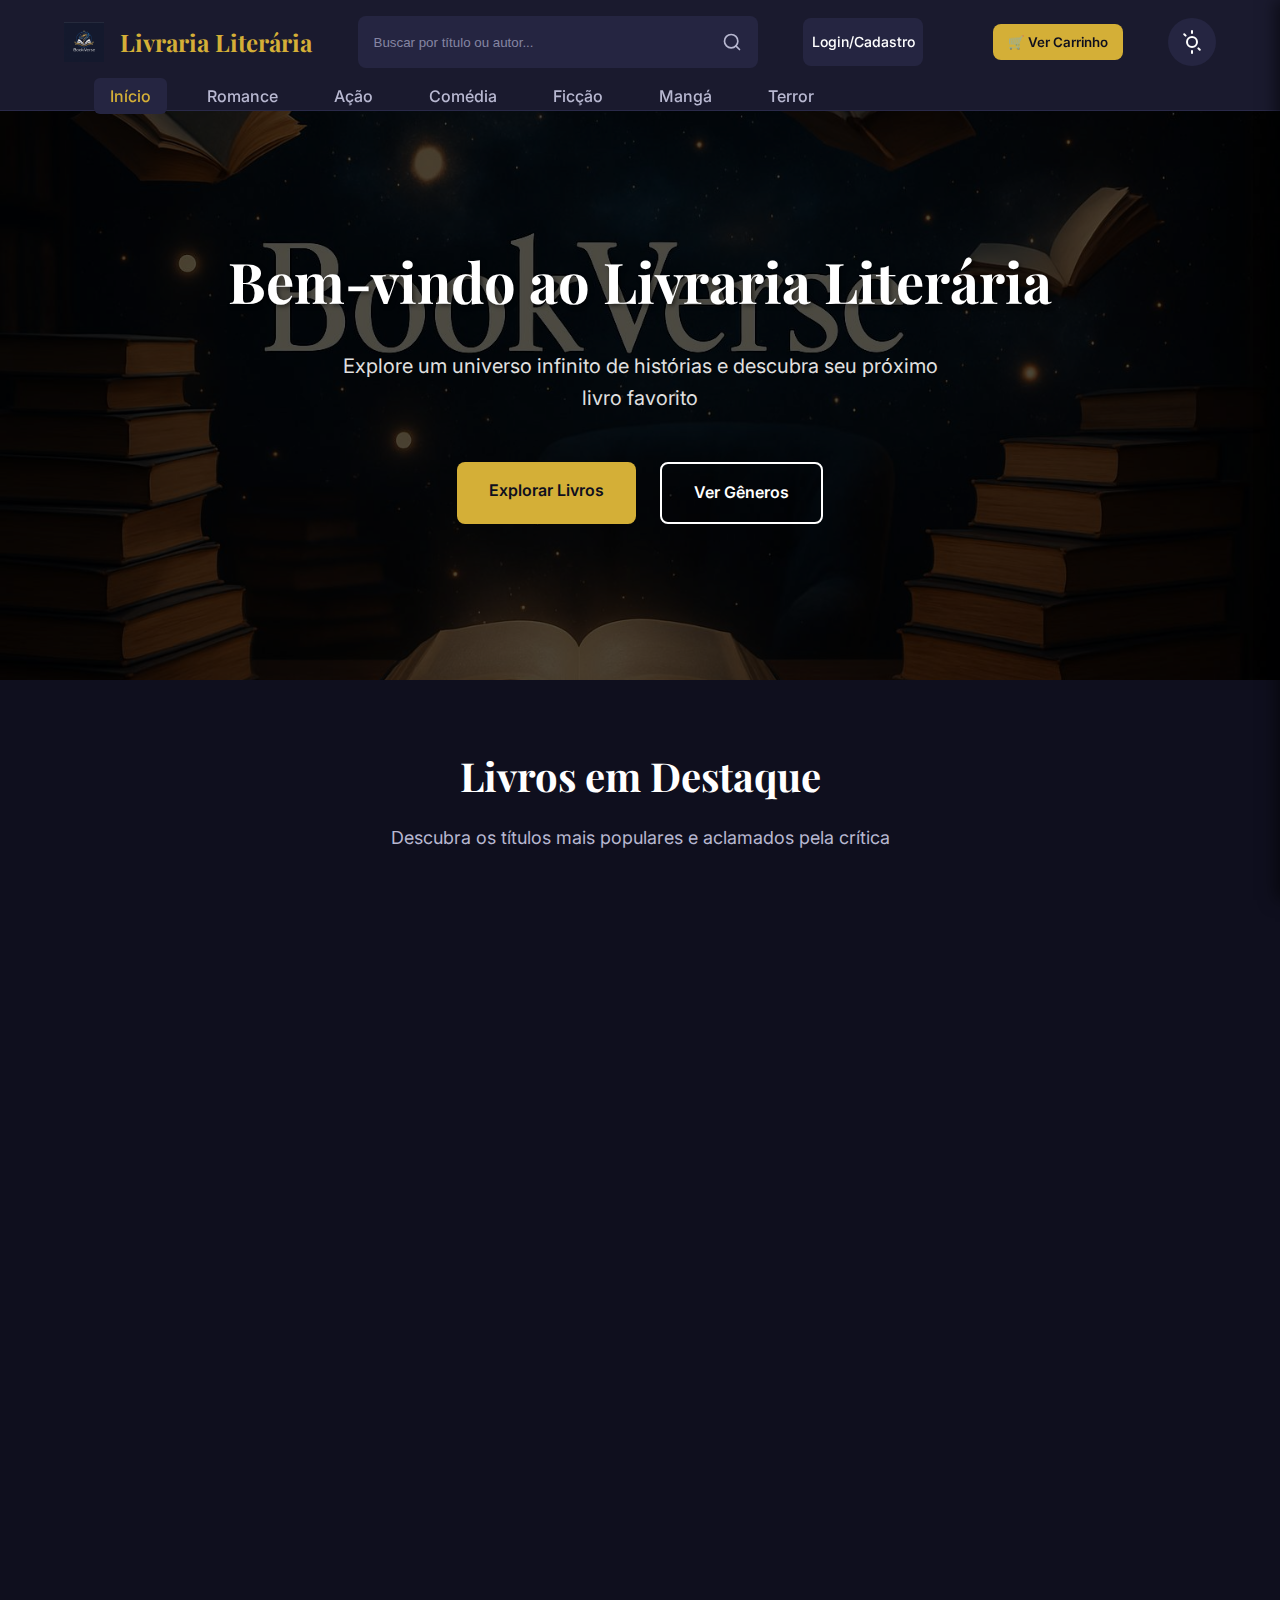
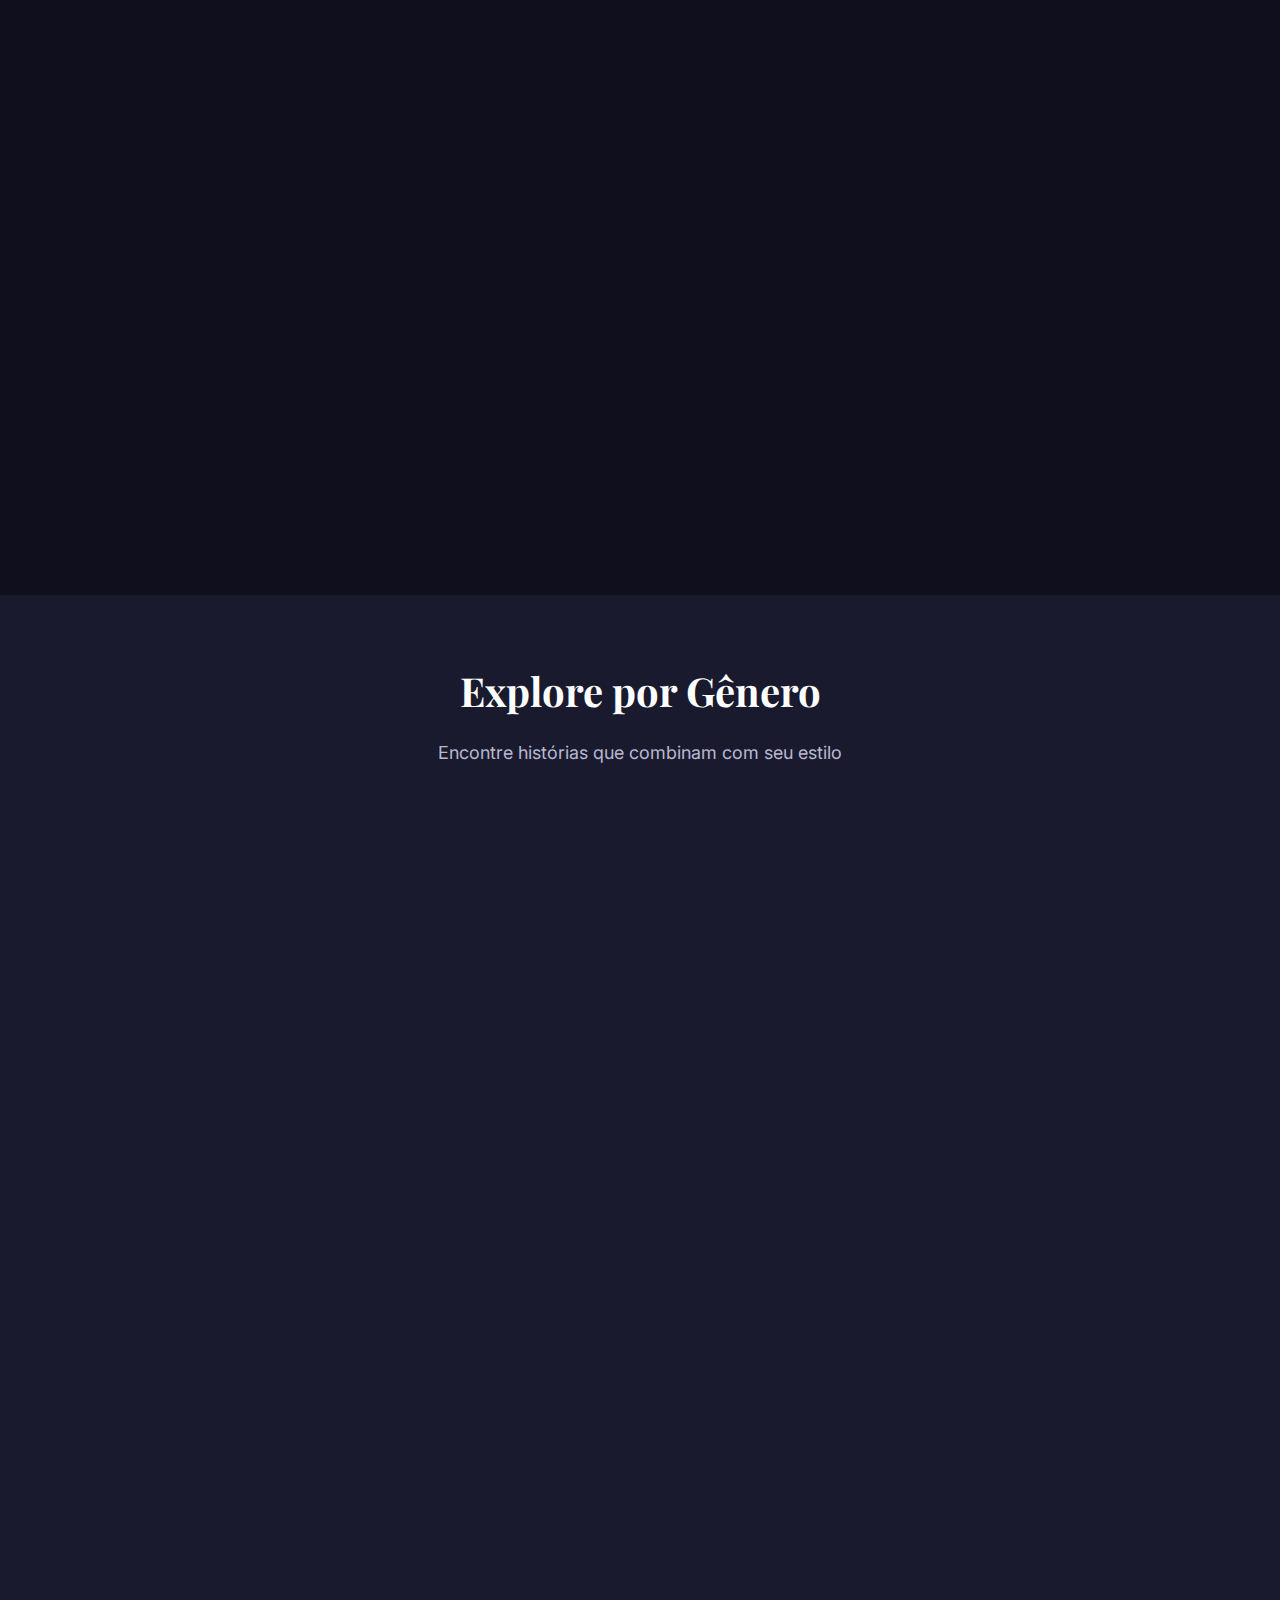
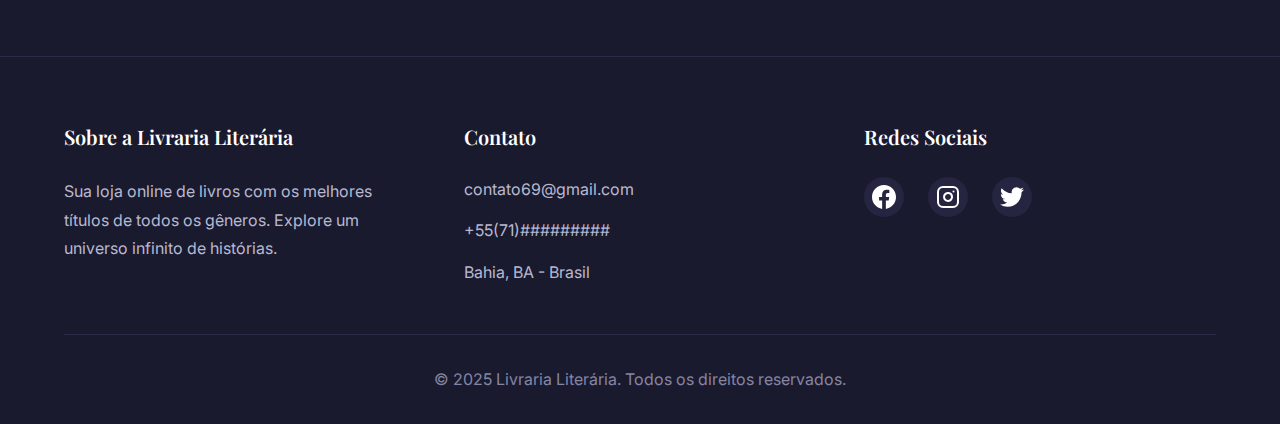
<file: index.html>
<!DOCTYPE html>
<html lang="pt-BR">

<head>
    <meta charset="UTF-8">
    <meta name="viewport" content="width=device-width, initial-scale=1.0">
    <meta name="description"
        content="Livraria Literária - Sua loja online de livros com os melhores títulos de Romance, Ação, Comédia, Ficção e Mangá">
    <meta name="keywords" content="livros, loja de livros, romance, ação, comédia, ficção, mangá">
    <title>Livraria Literária</title>
    <link rel="icon" type="image/png" href="images/favicon.png">
    <link rel="stylesheet" href="css/style.css">
    <link rel="preconnect" href="https://fonts.googleapis.com">
    <link rel="preconnect" href="https://fonts.gstatic.com" crossorigin>
    <link
        href="https://fonts.googleapis.com/css2?family=Playfair+Display:wght@400;600;700&family=Inter:wght@300;400;500;600;700&display=swap"
        rel="stylesheet">
    <link rel="stylesheet" href="https://cdnjs.cloudflare.com/ajax/libs/font-awesome/6.4.0/css/all.min.css" />
</head>

<body class="dark-mode">
    <header class="header">
        <div class="container">
            <div class="header-content">
                <div class="logo">
                    <img src="images/logo.png" alt="Livraria Literária Logo">
                    <span class="logo-text">Livraria Literária</span>
                </div>

                <div class="search-bar">
                    <input type="text" class="search-input" placeholder="Buscar por título ou autor...">
                    <button class="search-btn" aria-label="Buscar">
                        <svg xmlns="http://www.w3.org/2000/svg" width="20" height="20" viewBox="0 0 24 24" fill="none"
                            stroke="currentColor" stroke-width="2" stroke-linecap="round" stroke-linejoin="round">
                            <circle cx="11" cy="11" r="8"></circle>
                            <path d="m21 21-4.35-4.35"></path>
                        </svg>
                    </button>
                </div>

                <a href="login.html" class="btn-cadastro">
                    Login/Cadastro
                </a>
                <button class="btn-carrinho" id="abrirCarrinho">🛒 Ver Carrinho</button>

                <button class="theme-toggle" id="themeToggle" aria-label="Alternar tema">
                    <svg class="sun-icon" xmlns="http://www.w3.org/2000/svg" width="24" height="24"
                        viewBox="0 0 24 24" fill="none" stroke="currentColor" stroke-width="2"
                        stroke-linecap="round" stroke-linejoin="round">
                        <circle cx="12" cy="12" r="5"></circle>
                        <line x1="12" y1="1" x2="12" y2="3"></line>
                        <line x1="12" y1="21" x2="12" y2="23"></line>
                        <line x1="4.22" y1="4.22" x2="5.64" y2="5.64"></line>
                        <line x1="18.36" y1="18.36" x2="19.78" y2="19.78"></line>
                    </svg>
                    <svg class="moon-icon" xmlns="http://www.w3.org/2000/svg" width="24" height="24"
                        viewBox="0 0 24 24" fill="none" stroke="currentColor" stroke-width="2"
                        stroke-linecap="round" stroke-linejoin="round">
                        <path d="M21 12.79A9 9 0 1 1 11.21 3 7 7 0 0 0 21 12.79z"></path>
                    </svg>
                </button>
                
                <button class="theme-toggle mobile-menu-toggle" id="mobileMenuToggle" aria-label="Abrir Menu">
                    <span></span>
                    <span></span>
                    <span></span>
                </button>
            </div>

            <nav class="nav">
                <ul class="nav-list">
                    <li><a href="index.html" class="nav-link active">Início</a></li>
                    <li><a href="romance.html" class="nav-link">Romance</a></li>
                    <li><a href="acao.html" class="nav-link">Ação</a></li>
                    <li><a href="comedia.html" class="nav-link">Comédia</a></li>
                    <li><a href="ficcao.html" class="nav-link">Ficção</a></li>
                    <li><a href="manga.html" class="nav-link">Mangá</a></li>
                    <li><a href="terror.html" class="nav-link">Terror</a></li>
                </ul>
            </nav>
        </div>
    </header>

    <section class="hero">
        <div class="hero-background">
            <img src="images/banner.jpg" alt="Livraria Literária Banner">
        </div>
        <div class="container">
            <div class="hero-content">
                <h1 class="hero-title">Bem-vindo ao Livraria Literária</h1>
                <p class="hero-subtitle">Explore um universo infinito de histórias e descubra seu próximo livro favorito
                </p>
                <div class="hero-buttons">
                    <a href="#destaques" class="btn btn-primary">Explorar Livros</a>
                    <a href="#generos" class="btn btn-secondary">Ver Gêneros</a>
                </div>
            </div>
        </div>
    </section>

    <section class="section" id="destaques">
        <div class="container">
            <div class="section-header">
                <h2 class="section-title">Livros em Destaque</h2>
                <p class="section-subtitle">Descubra os títulos mais populares e aclamados pela crítica</p>
            </div>

            <div class="books-grid">
                <div class="book-card">
                    <div class="book-cover">
                        <img src="images/romance/romance_1.jpg" alt="A Hipótese do Amor">
                        <div class="book-overlay">
                            <button class="btn-overlay">Saiba Mais</button>
                        </div>
                    </div>
                    <div class="book-info">
                        <h3 class="book-title">A Hipótese do Amor</h3>
                        <p class="book-author">Ali Hazelwood</p>
                        <button class="book-genre">R$ 29,90</button>
                        <button class="btn-add" onclick="adicionarItem('A Hipótese do Amor', 29.90)">Adicionar ao Carrinho</button>
                    </div>
                </div>

                <div class="book-card">
                    <div class="book-cover">
                        <img src="images/terror/terror_8.jpg" alt="Misery: Louca obsessão">
                        <div class="book-overlay">
                            <button class="btn-overlay">Saiba Mais</button>
                        </div>
                    </div>
                    <div class="book-info">
                        <h3 class="book-title">Misery: Louca obsessão</h3>
                        <p class="book-author">Stephen King</p>
                        <button class="book-genre">R$ 62,66</button>
                        <button class="btn-add" onclick="adicionarItem('Misery: Louca obsessão', 62.66)">Adicionar ao Carrinho</button>
                    </div>
                </div>

                <div class="book-card">
                    <div class="book-cover">
                        <img src="images/romance/romance_3.jpg" alt="Brida">
                        <div class="book-overlay">
                            <button class="btn-overlay">Saiba Mais</button>
                        </div>
                    </div>
                    <div class="book-info">
                        <h3 class="book-title">Brida</h3>
                        <p class="book-author">Paulo Coelho</p>
                        <button class="book-genre">R$ 55,92</button>
                        <button class="btn-add" onclick="adicionarItem('Brida', 55.92)">Adicionar ao Carrinho</button>
                    </div>
                </div>

                <div class="book-card">
                    <div class="book-cover">
                        <img src="images/terror/terror_10.jpg" alt="Não pisque">
                        <div class="book-overlay">
                            <button class="btn-overlay">Saiba Mais</button>
                        </div>
                    </div>
                    <div class="book-info">
                        <h3 class="book-title">Não pisque</h3>
                        <p class="book-author">Stephen King</p>
                        <button class="book-genre">R$ 74,10</button>
                        <button class="btn-add" onclick="adicionarItem('Não pisque', 74.10)">Adicionar ao Carrinho</button>
                    </div>
                </div>

                <div class="book-card">
                    <div class="book-cover">
                        <img src="images/ficcao/ficcao_9.jpg" alt="Herdeiras de Duna: livro 6">
                        <div class="book-overlay">
                            <button class="btn-overlay">Saiba Mais</button>
                        </div>
                    </div>
                    <div class="book-info">
                        <h3 class="book-title">Herdeiras de Duna: livro 6</h3>
                        <p class="book-author">Frank Herbert</p>
                        <button class="book-genre">R$ 78,99</button>
                        <button class="btn-add" onclick="adicionarItem('Herdeiras de Duna: livro 6', 78.99)">Adicionar ao Carrinho</button>
                    </div>
                </div>

                <div class="book-card">
                    <div class="book-cover">
                        <img src="images/ficcao/ficcao_1.jpg" alt="1984">
                        <div class="book-overlay">
                            <button class="btn-overlay">Saiba Mais</button>
                        </div>
                    </div>
                    <div class="book-info">
                        <h3 class="book-title">1984</h3>
                        <p class="book-author">George Orwell</p>
                        <button class="book-genre">R$ 22,10</button>
                        <button class="btn-add" onclick="adicionarItem('1984', 22.10)">Adicionar ao Carrinho</button>
                    </div>
                </div>
            </div>
        </div>
    </section>

    <section class="section section-alt" id="generos">
        <div class="container">
            <div class="section-header">
                <h2 class="section-title">Explore por Gênero</h2>
                <p class="section-subtitle">Encontre histórias que combinam com seu estilo</p>
            </div>

            <div class="genres-grid">
                <a href="romance.html" class="genre-card">
                    <div class="genre-icon">
                        <svg xmlns="http://www.w3.org/2000/svg" width="48" height="48" viewBox="0 0 24 24" fill="none"
                            stroke="currentColor" stroke-width="2" stroke-linecap="round" stroke-linejoin="round">
                            <path
                                d="M20.84 4.61a5.5 5.5 0 0 0-7.78 0L12 5.67l-1.06-1.06a5.5 5.5 0 0 0-7.78 7.78l1.06 1.06L12 21.23l7.78-7.78 1.06-1.06a5.5 5.5 0 0 0 0-7.78z">
                            </path>
                        </svg>
                    </div>
                    <h3 class="genre-title">Romance</h3>
                    <p class="genre-description">Histórias de amor que tocam o coração</p>
                    <span class="genre-count">10 livros</span>
                </a>

                <a href="acao.html" class="genre-card">
                    <div class="genre-icon">
                        <svg xmlns="http://www.w3.org/2000/svg" width="48" height="48" viewBox="0 0 24 24" fill="none"
                            stroke="currentColor" stroke-width="2" stroke-linecap="round" stroke-linejoin="round">
                            <polyline points="13 2 3 14 12 14 11 22 21 10 12 10 13 2"></polyline>
                        </svg>
                    </div>
                    <h3 class="genre-title">Ação</h3>
                    <p class="genre-description">Aventuras eletrizantes e cheias de adrenalina</p>
                    <span class="genre-count">10 livros</span>
                </a>

                <a href="comedia.html" class="genre-card">
                    <div class="genre-icon">
                        <svg xmlns="http://www.w3.org/2000/svg" width="48" height="48" viewBox="0 0 24 24" fill="none"
                            stroke="currentColor" stroke-width="2" stroke-linecap="round" stroke-linejoin="round">
                            <circle cx="12" cy="12" r="10"></circle>
                            <path d="M8 14s1.5 2 4 2 4-2 4-2"></path>
                            <line x1="9" y1="9" x2="9.01" y2="9"></line>
                            <line x1="15" y1="9" x2="15.01" y2="9"></line>
                        </svg>
                    </div>
                    <h3 class="genre-title">Comédia</h3>
                    <p class="genre-description">Risadas garantidas em cada página</p>
                    <span class="genre-count">10 livros</span>
                </a>

                <a href="ficcao.html" class="genre-card">
                    <div class="genre-icon">
                        <svg xmlns="http://www.w3.org/2000/svg" width="48" height="48" viewBox="0 0 24 24" fill="none"
                            stroke="currentColor" stroke-width="2" stroke-linecap="round" stroke-linejoin="round">
                            <path d="M12 2v20M2 12h20"></path>
                            <circle cx="12" cy="12" r="10"></circle>
                        </svg>
                    </div>
                    <h3 class="genre-title">Ficção</h3>
                    <p class="genre-description">Mundos imaginários e futuros possíveis</p>
                    <span class="genre-count">10 livros</span>
                </a>

                <a href="manga.html" class="genre-card">
                    <div class="genre-icon">
                        <svg xmlns="http://www.w3.org/2000/svg" width="48" height="48" viewBox="0 0 24 24" fill="none"
                            stroke="currentColor" stroke-width="2" stroke-linecap="round" stroke-linejoin="round">
                            <path d="M4 19.5A2.5 2.5 0 0 1 6.5 17H20"></path>
                            <path d="M6.5 2H20v20H6.5A2.5 2.5 0 0 1 4 19.5v-15A2.5 2.5 0 0 1 6.5 2z"></path>
                        </svg>
                    </div>
                    <h3 class="genre-title">Mangá</h3>
                    <p class="genre-description">Arte sequencial japonesa em sua melhor forma</p>
                    <span class="genre-count">10 livros</span>
                </a>

                <a href="terror.html" class="genre-card">
                    <div class="genre-icon">
                        <i class="fas fa-ghost"></i> 
                    </div>
                    <h3 class="genre-title">Terror</h3>
                    <p class="genre-description">Livros assustadores que exploram seus maiores medos</p>
                    <span class="genre-count">10 livros</span>
                </a>
            </div>
        </div>
    </section>

    <footer class="footer">
        <div class="container">
            <div class="footer-content">
                <div class="footer-section">
                    <h3 class="footer-title">Sobre a Livraria Literária</h3>
                    <p class="footer-text">Sua loja online de livros com os melhores títulos de todos os gêneros.
                        Explore um universo infinito de histórias.</p>
                </div>

                <div class="footer-section">
                    <h3 class="footer-title">Contato</h3>
                    <ul class="footer-list">
                        <li><a href="contato@gmail.com">contato69@gmail.com</a></li>
                        <li><a href="tel:+5571999999999">+55(71)######### </a></li>
                        <li>Bahia, BA - Brasil</li>
                    </ul>
                </div>

                <div class="footer-section">
                    <h3 class="footer-title">Redes Sociais</h3>
                    <div class="social-links">
                        <a href="#" class="social-link" aria-label="Facebook">
                            <svg xmlns="http://www.w3.org/2000/svg" width="24" height="24" viewBox="0 0 24 24"
                                fill="currentColor">
                                <path
                                    d="M24 12.073c0-6.627-5.373-12-12-12s-12 5.373-12 12c0 5.99 4.388 10.954 10.125 11.854v-8.385H7.078v-3.47h3.047V9.43c0-3.007 1.792-4.669 4.533-4.669 1.312 0 2.686.235 2.686.235v2.953H15.83c-1.491 0-1.956.925-1.956 1.874v2.25h3.328l-.532 3.47h-2.796v8.385C19.612 23.027 24 18.062 24 12.073z" />
                            </svg>
                        </a>
                        <a href="#" class="social-link" aria-label="Instagram">
                            <svg xmlns="http://www.w3.org/2000/svg" width="24" height="24" viewBox="0 0 24 24"
                                fill="none" stroke="currentColor" stroke-width="2" stroke-linecap="round"
                                stroke-linejoin="round">
                                <rect x="2" y="2" width="20" height="20" rx="5" ry="5"></rect>
                                <path d="M16 11.37A4 4 0 1 1 12.63 8 4 4 0 0 1 16 11.37z"></path>
                                <line x1="17.5" y1="6.5" x2="17.51" y2="6.5"></line>
                            </svg>
                        </a>
                        <a href="#" class="social-link" aria-label="Twitter">
                            <svg xmlns="http://www.w3.org/2000/svg" width="24" height="24" viewBox="0 0 24 24"
                                fill="currentColor">
                                <path
                                    d="M23.953 4.57a10 10 0 01-2.825.775 4.958 4.958 0 002.163-2.723c-.951.555-2.005.959-3.127 1.184a4.92 4.92 0 00-8.384 4.482C7.69 8.095 4.067 6.13 1.64 3.162a4.822 4.822 0 00-.666 2.475c0 1.71.87 3.213 2.188 4.096a4.904 4.904 0 01-2.228-.616v.06a4.923 4.923 0 003.946 4.827 4.996 4.996 0 01-2.212.085 4.936 4.936 0 004.604 3.417 9.867 9.867 0 01-6.102 2.105c-.39 0-.779-.023-1.17-.067a13.995 13.995 0 007.557 2.209c9.053 0 13.998-7.496 13.998-13.985 0-.21 0-.42-.015-.63A9.935 9.935 0 0024 4.59z" />
                            </svg>
                        </a>
                    </div>
                </div>
            </div>

            <div class="footer-bottom">
                <p>&copy; 2025 Livraria Literária. Todos os direitos reservados.</p>
            </div>
        </div>
    </footer>

    <div class="carrinho" id="carrinho">
        <h2>🛍️ Seu Carrinho</h2>
        <div id="itensCarrinho"></div>
        <p id="total">Total: R$ 0,00</p>
        <button class="btn-carrinho" id="fecharCarrinho">Fechar</button>
    </div>

    <script src="js/script.js"></script>
</body>

</html>
</file>
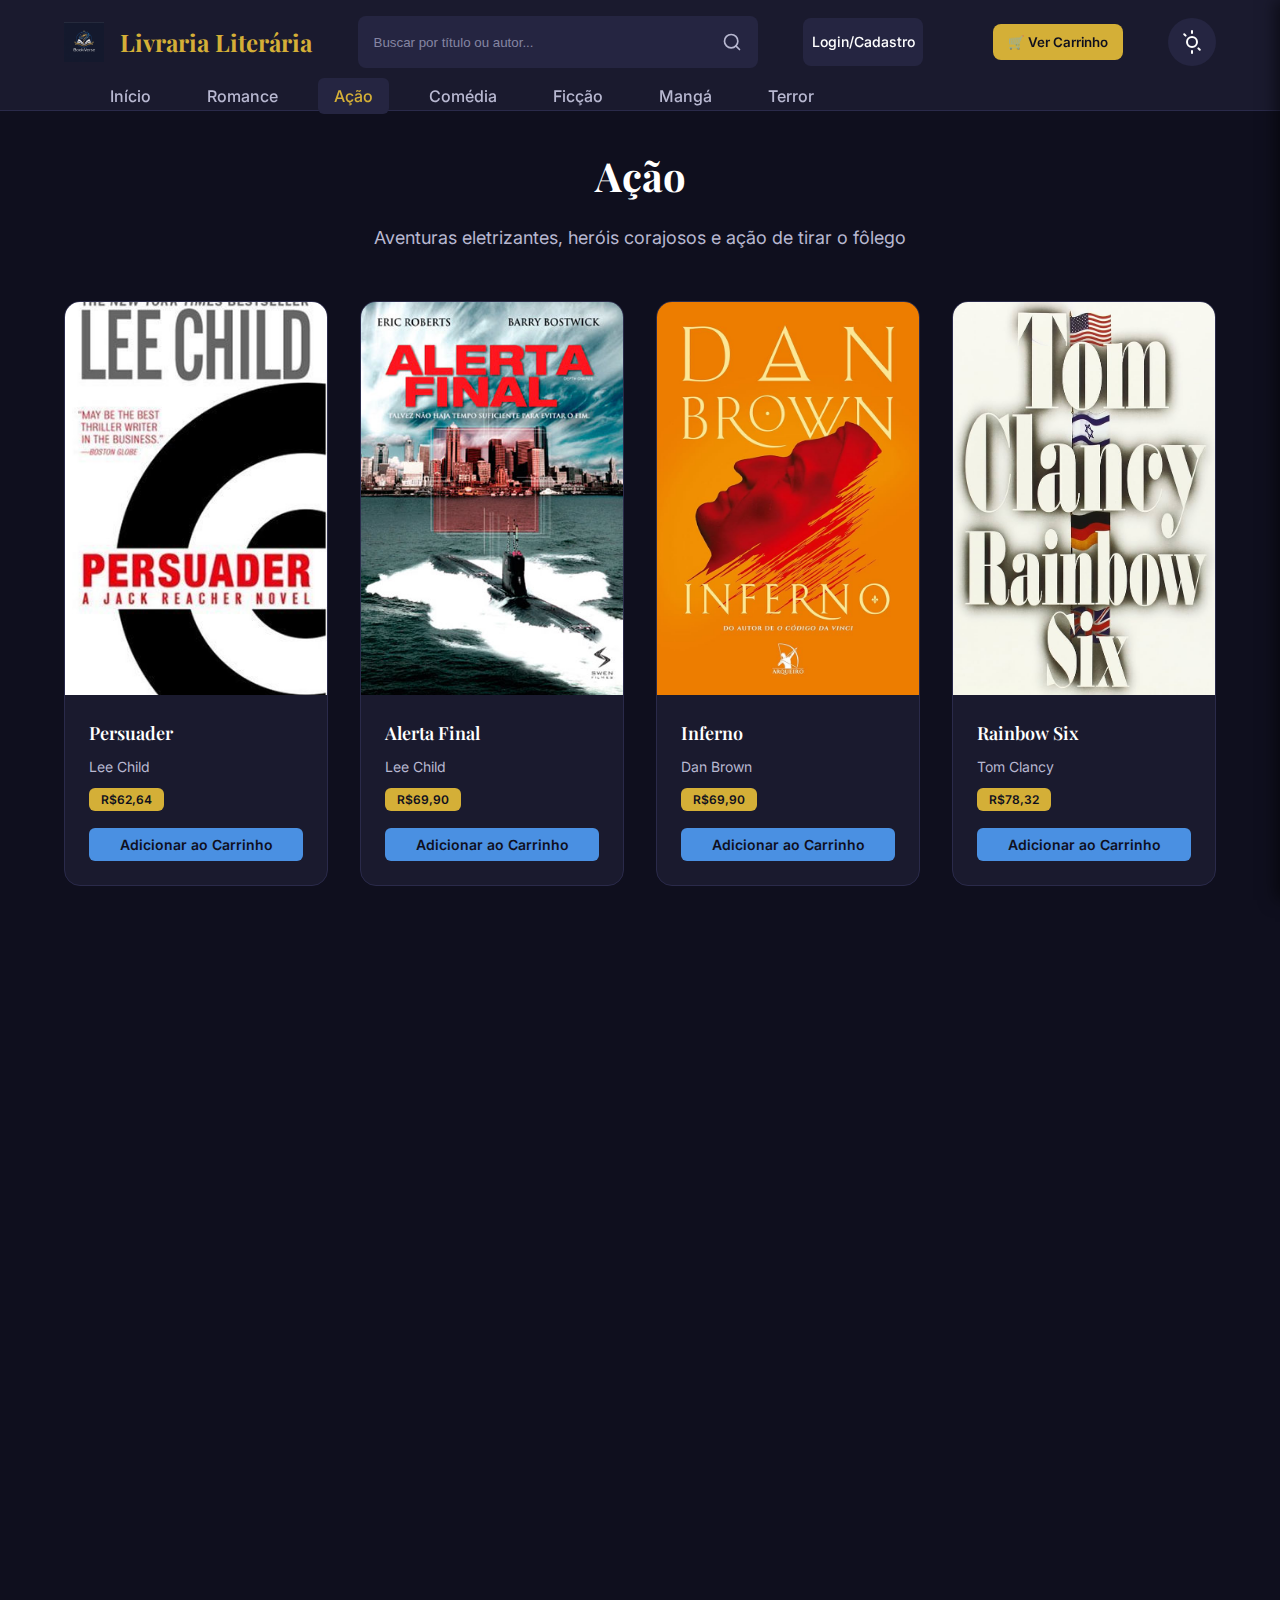
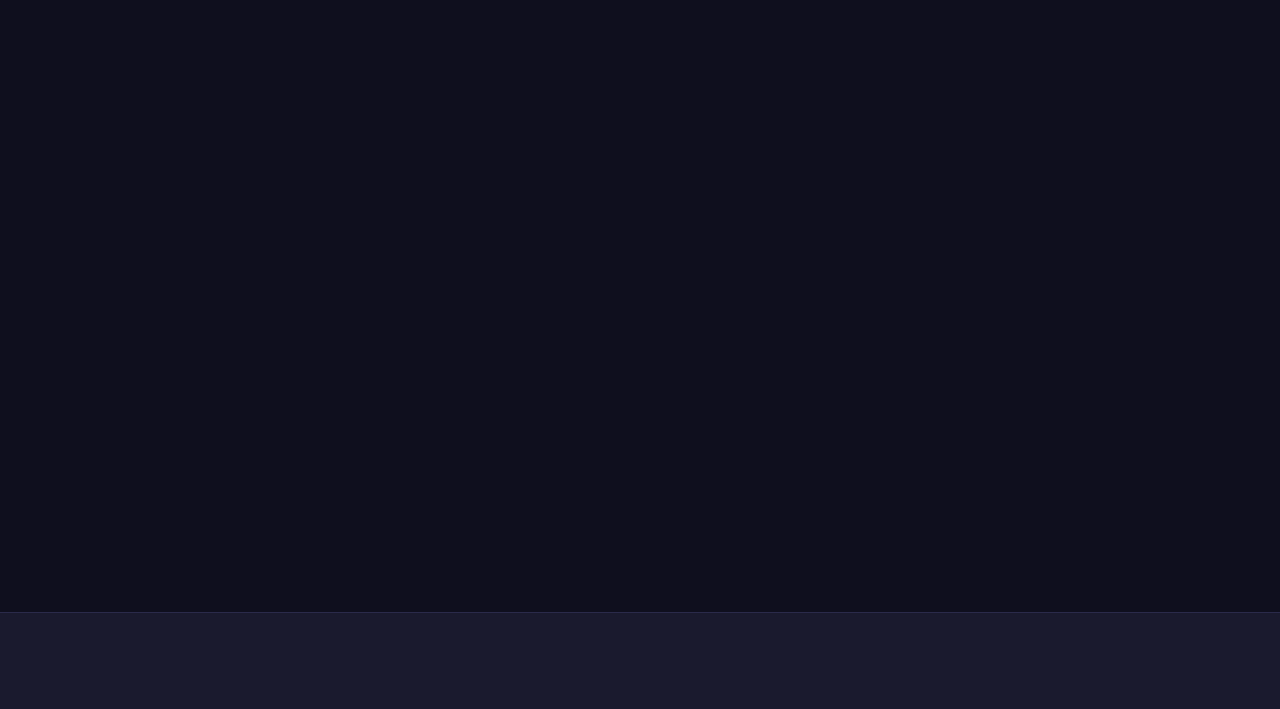
<file: acao.html>
<!DOCTYPE html>
<html lang="pt-BR">
<head>
    <meta charset="UTF-8">
    <meta name="viewport" content="width=device-width, initial-scale=1.0">
    <meta name="description" content="Descubra os melhores livros de Ação na Livraria Literária">
    <title>Ação - Livraria Literária</title>
    <link rel="icon" type="image/png" href="images/favicon.png">
    <link rel="preconnect" href="https://fonts.googleapis.com">
    <link rel="preconnect" href="https://fonts.gstatic.com" crossorigin>
    <link href="https://fonts.googleapis.com/css2?family=Inter:wght@400;500;600;700&family=Playfair+Display:wght@600;700&display=swap" rel="stylesheet">
    <link rel="stylesheet" href="css/style.css">
</head>
<body class="dark-mode">
    <!-- Cabeçalho -->
    <header class="header">
        <div class="container">
            <div class="header-content">
                <div class="logo">
                    <img src="images/logo.png" alt="Livraria Literária Logo">
                    <span class="logo-text">Livraria Literária</span>
                </div>
                <div class="search-bar">
                    <input type="text" class="search-input" placeholder="Buscar por título ou autor...">
                    <button class="search-btn" aria-label="Buscar">
                        <svg xmlns="http://www.w3.org/2000/svg" width="20" height="20" viewBox="0 0 24 24" fill="none"
                            stroke="currentColor" stroke-width="2" stroke-linecap="round" stroke-linejoin="round">
                            <circle cx="11" cy="11" r="8"></circle>
                            <path d="m21 21-4.35-4.35"></path>
                        </svg>
                    </button>
                </div>
                <a href="login.html" class="btn-cadastro">Login/Cadastro</a>
                <button class="btn-carrinho" id="abrirCarrinho">🛒 Ver Carrinho</button>
                <button class="theme-toggle" id="themeToggle" aria-label="Alternar tema">
                    <svg class="sun-icon" xmlns="http://www.w3.org/2000/svg" width="24" height="24"
                        viewBox="0 0 24 24" fill="none" stroke="currentColor" stroke-width="2"
                        stroke-linecap="round" stroke-linejoin="round">
                        <circle cx="12" cy="12" r="5"></circle>
                        <line x1="12" y1="1" x2="12" y2="3"></line>
                        <line x1="12" y1="21" x2="12" y2="23"></line>
                        <line x1="4.22" y1="4.22" x2="5.64" y2="5.64"></line>
                        <line x1="18.36" y1="18.36" x2="19.78" y2="19.78"></line>
                    </svg>
                    <svg class="moon-icon" xmlns="http://www.w3.org/2000/svg" width="24" height="24"
                        viewBox="0 0 24 24" fill="none" stroke="currentColor" stroke-width="2"
                        stroke-linecap="round" stroke-linejoin="round">
                        <path d="M21 12.79A9 9 0 1 1 11.21 3 7 7 0 0 0 21 12.79z"></path>
                    </svg>
                </button>
            </div>

            <nav class="nav">
                <ul class="nav-list">
                    <li><a href="index.html" class="nav-link">Início</a></li>
                    <li><a href="romance.html" class="nav-link">Romance</a></li>
                    <li><a href="acao.html" class="nav-link active">Ação</a></li>
                    <li><a href="comedia.html" class="nav-link">Comédia</a></li>
                    <li><a href="ficcao.html" class="nav-link">Ficção</a></li>
                    <li><a href="manga.html" class="nav-link">Mangá</a></li>
                    <li><a href="terror.html" class="nav-link">Terror</a></li>
                </ul>
            </nav>
        </div>
    </header>

    <main style="margin-top: 80px;">
        <section class="section">
            <div class="container">
                <div class="section-header">
                    <h1 class="section-title">Ação</h1>
                    <p class="section-subtitle">Aventuras eletrizantes, heróis corajosos e ação de tirar o fôlego</p>
                </div>
                
                <div class="books-grid">
                    <!-- Livro 1 -->
                    <article class="book-card">
                        <div class="book-cover">
                            <img src="images/acao/acao_1.jpg" alt="Persuader">
                            <div class="book-overlay">
                                <button class="btn-overlay">Saiba mais</button>
                            </div>
                        </div>
                        <div class="book-info">
                            <h3 class="book-title">Persuader</h3>
                            <p class="book-author">Lee Child</p>
                            <button class="book-genre">R$62,64</button>
                            <button class="btn-add" onclick="adicionarItem('Persuader', 62.64)">Adicionar ao Carrinho</button>
                        </div>
                    </article>

                    <!-- Livro 2 -->
                    <article class="book-card">
                        <div class="book-cover">
                            <img src="images/acao/acao_2.jpg" alt="Alerta Final">
                            <div class="book-overlay">
                                <button class="btn-overlay">Saiba mais</button>
                            </div>
                        </div>
                        <div class="book-info">
                            <h3 class="book-title">Alerta Final</h3>
                            <p class="book-author">Lee Child</p>
                            <button class="book-genre">R$69,90</button>
                            <button class="btn-add" onclick="adicionarItem('Alerta Final', 69.90)">Adicionar ao Carrinho</button>
                        </div>
                    </article>

                    <!-- Livro 3 -->
                    <article class="book-card">
                        <div class="book-cover">
                            <img src="images/acao/acao_3.jpg" alt="Inferno">
                            <div class="book-overlay">
                                <button class="btn-overlay">Saiba mais</button>
                            </div>
                        </div>
                        <div class="book-info">
                            <h3 class="book-title">Inferno</h3>
                            <p class="book-author">Dan Brown</p>
                            <button class="book-genre">R$69,90</button>
                            <button class="btn-add" onclick="adicionarItem('Inferno', 69.90)">Adicionar ao Carrinho</button>
                        </div>
                    </article>

                    <!-- Livro 4 -->
                    <article class="book-card">
                        <div class="book-cover">
                            <img src="images/acao/acao_4.jpg" alt="Rainbow Six">
                            <div class="book-overlay">
                                <button class="btn-overlay">Saiba mais</button>
                            </div>
                        </div>
                        <div class="book-info">
                            <h3 class="book-title">Rainbow Six</h3>
                            <p class="book-author">Tom Clancy</p>
                            <button class="book-genre">R$78,32</button>
                            <button class="btn-add" onclick="adicionarItem('Rainbow Six', 78.32)">Adicionar ao Carrinho</button>
                        </div>
                    </article>

                    <!-- Livro 5 -->
                    <article class="book-card">
                        <div class="book-cover">
                            <img src="images/acao/acao_5.jpg" alt="O Dia da Caça">
                            <div class="book-overlay">
                                <button class="btn-overlay">Saiba mais</button>
                            </div>
                        </div>
                        <div class="book-info">
                            <h3 class="book-title">O Dia da Caça</h3>
                            <p class="book-author">James Patterson</p>
                            <button class="book-genre">R$22,90</button>
                            <button class="btn-add" onclick="adicionarItem('O Dia da Caça', 22.90)">Adicionar ao Carrinho</button>
                        </div>
                    </article>

                    <!-- Livro 6 -->
                    <article class="book-card">
                        <div class="book-cover">
                            <img src="images/acao/acao_6.jpg" alt="O Código Da Vinci">
                            <div class="book-overlay">
                                <button class="btn-overlay">Saiba mais</button>
                            </div>
                        </div>
                        <div class="book-info">
                            <h3 class="book-title">O Código Da Vinci</h3>
                            <p class="book-author">Dan Brown</p>
                            <button class="book-genre">R$42,74</button>
                            <button class="btn-add" onclick="adicionarItem('O Código Da Vinci', 42.74)">Adicionar ao Carrinho</button>
                        </div>
                    </article>

                    <!-- Livro 7 -->
                    <article class="book-card">
                        <div class="book-cover">
                            <img src="images/acao/acao_7.jpg" alt="Misery">
                            <div class="book-overlay">
                                <button class="btn-overlay">Saiba mais</button>
                            </div>
                        </div>
                        <div class="book-info">
                            <h3 class="book-title">Misery</h3>
                            <p class="book-author">Stephen King</p>
                            <button class="book-genre">R$75,92</button>
                            <button class="btn-add" onclick="adicionarItem('Misery', 75.92)">Adicionar ao Carrinho</button>
                        </div>
                    </article>

                    <!-- Livro 8 -->
                    <article class="book-card">
                        <div class="book-cover">
                            <img src="images/acao/acao_8.jpg" alt="Escuridão Total, Sem Estrelas">
                            <div class="book-overlay">
                                <button class="btn-overlay">Saiba mais</button>
                            </div>
                        </div>
                        <div class="book-info">
                            <h3 class="book-title">Escuridão Total, Sem Estrelas</h3>
                            <p class="book-author">Stephen King</p>
                            <button class="book-genre">R$86,42</button>
                            <button class="btn-add" onclick="adicionarItem('Escuridão Total, Sem Estrelas', 86.42)">Adicionar ao Carrinho</button>
                        </div>
                    </article>

                    <!-- Livro 9 -->
                    <article class="book-card">
                        <div class="book-cover">
                            <img src="images/acao/acao_9.jpg" alt="It: A Coisa">
                            <div class="book-overlay">
                                <button class="btn-overlay">Saiba mais</button>
                            </div>
                        </div>
                        <div class="book-info">
                            <h3 class="book-title">It: A Coisa</h3>
                            <p class="book-author">Stephen King</p>
                            <button class="book-genre">R$127,22</button>
                            <button class="btn-add" onclick="adicionarItem('It: A Coisa', 127.22)">Adicionar ao Carrinho</button>
                        </div>
                    </article>

                    <!-- Livro 10 -->
                    <article class="book-card">
                        <div class="book-cover">
                            <img src="images/acao/acao_10.jpg" alt="O Iluminado">
                            <div class="book-overlay">
                                <button class="btn-overlay">Saiba mais</button>
                            </div>
                        </div>
                        <div class="book-info">
                            <h3 class="book-title">O Iluminado</h3>
                            <p class="book-author">Stephen King</p>
                            <button class="book-genre">R$119,92</button>
                            <button class="btn-add" onclick="adicionarItem('O Iluminado', 119.92)">Adicionar ao Carrinho</button>
                        </div>
                    </article>
                </div>
            </div>
        </section>
    </main>

    <!-- Rodapé e carrinho igual ao HTML de Terror -->
    <footer class="footer">
        <!-- copiar o rodapé completo igual ao da página Terror -->
    </footer>

    <div class="carrinho" id="carrinho">
        <h2>🛍️ Seu Carrinho</h2>
        <div id="itensCarrinho"></div>
        <p id="total">Total: R$ 0,00</p>
        <button class="btn-carrinho" id="fecharCarrinho">Fechar</button>
    </div>

<script src="js/script.js"></script>
</body>
</html>
</file>
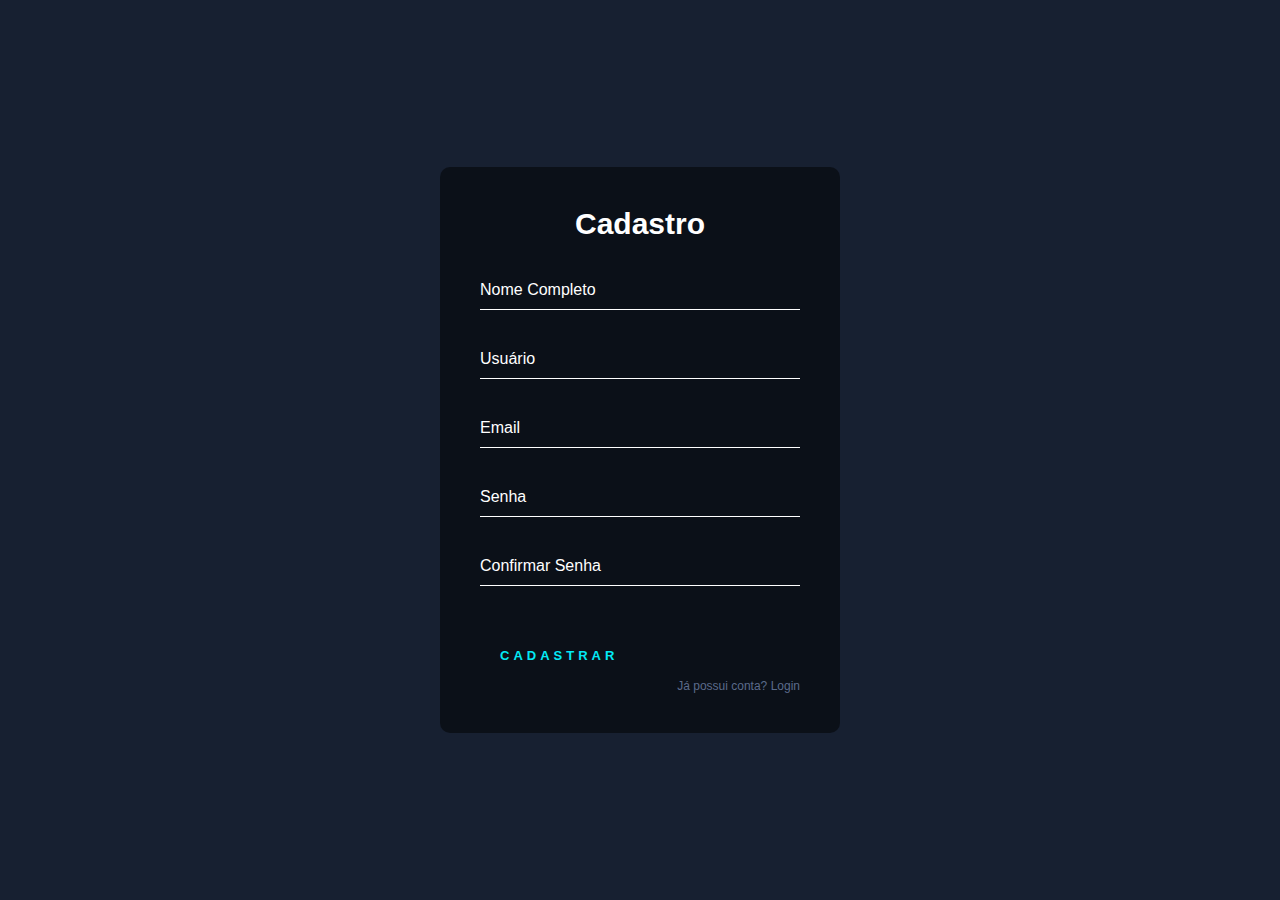
<file: cadastro.html>
<!DOCTYPE html>
<html lang="pt-BR">
<head>
    <meta charset="UTF-8">
    <meta http-equiv="X-UA-Compatible" content="IE=edge">
    <meta name="viewport" content="width=device-width, initial-scale=1.0">
    <link rel="stylesheet" href="css/cadastro.css">
    <title>Cadastro - Dev Envolvente</title>
</head>
<body>
    <form class="login">
        <h2>Cadastro</h2>

        <div class="box-user">
            <input type="text" name="nome" required>
            <label>Nome Completo</label>
        </div>

        <div class="box-user">
            <input type="text" name="usuario" required>
            <label>Usuário</label>
        </div>

        <div class="box-user">
            <input type="email" name="email" required>
            <label>Email</label>
        </div>

        <div class="box-user">
            <input type="password" name="senha" required>
            <label>Senha</label>
        </div>

        <div class="box-user">
            <input type="password" name="confirmar_senha" required>
            <label>Confirmar Senha</label>
        </div>

        <a href="#" class="btn">
            <span></span>
            <span></span>
            <span></span>
            <span></span>
            Cadastrar
        </a>

        <div>
            <a href="login.html" class="forget">Já possui conta? Login</a>
        </div>
    </form>
</body>
</html>
</file>
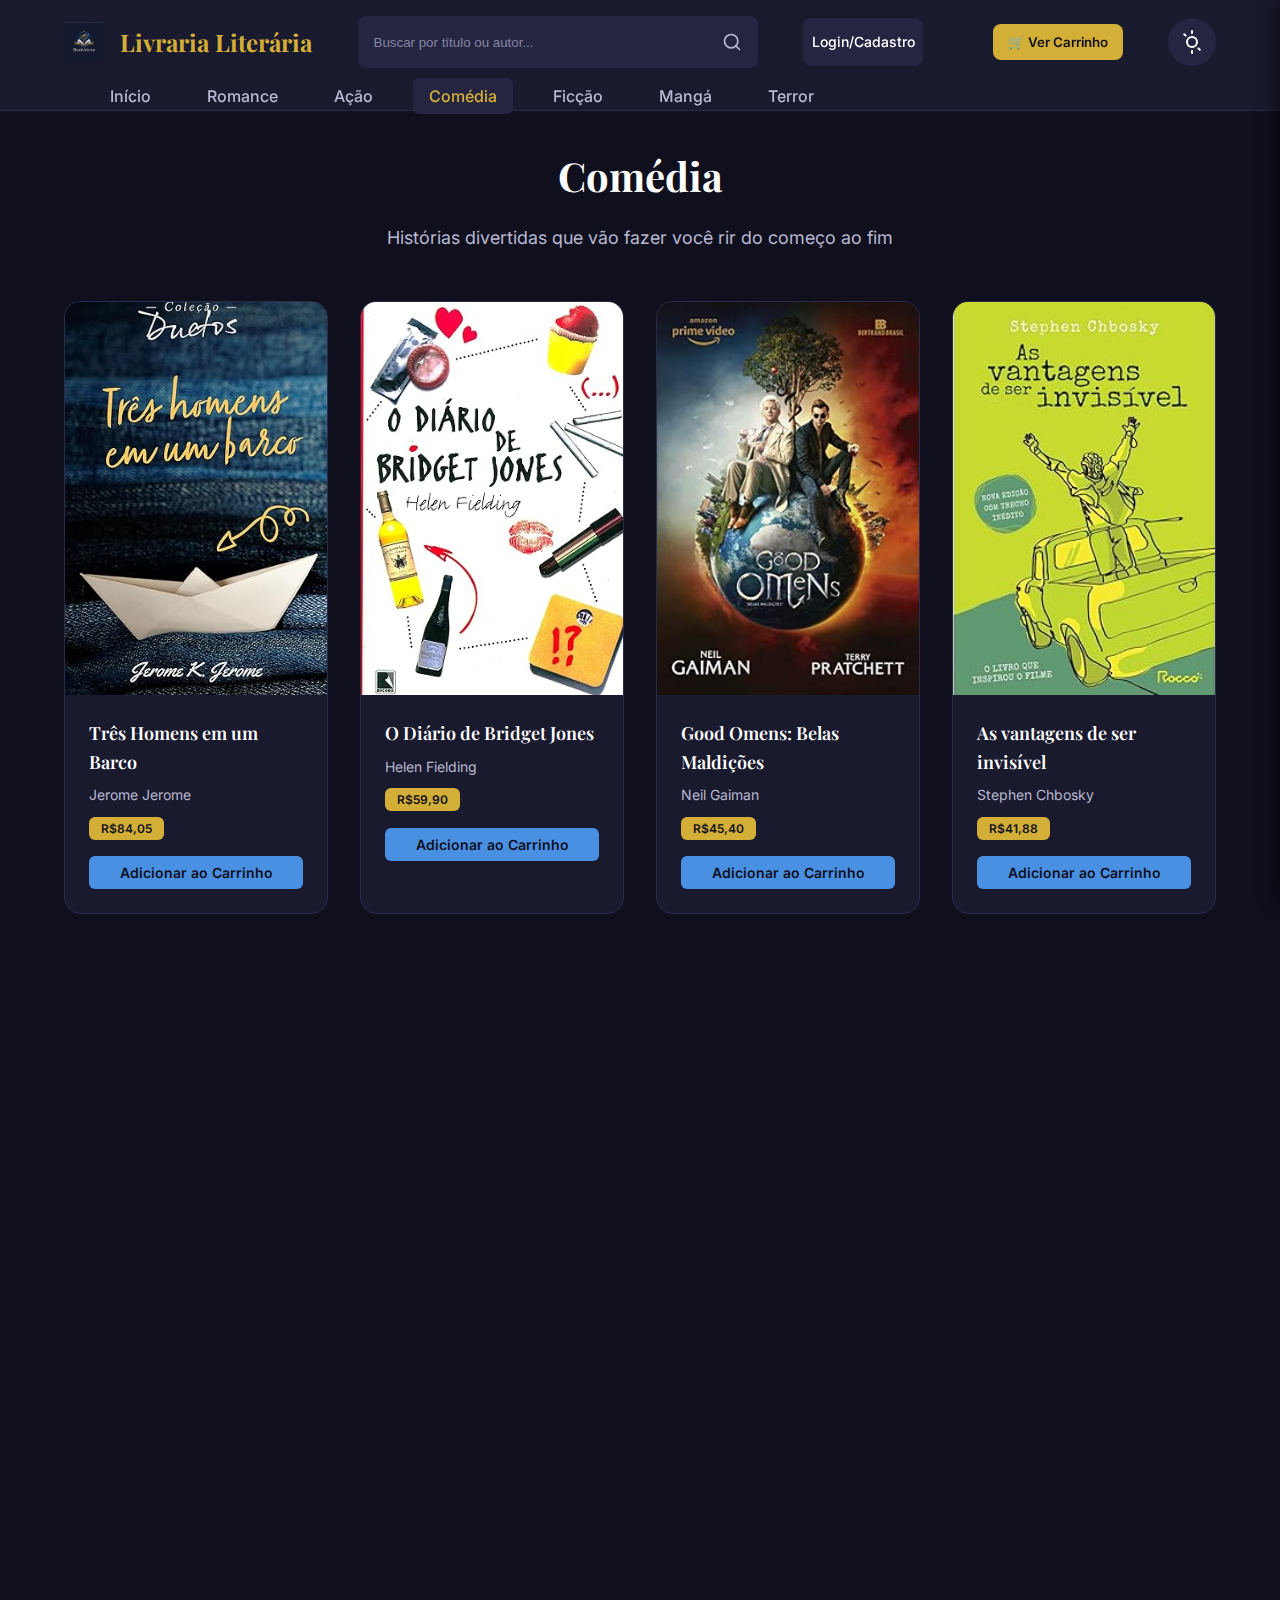
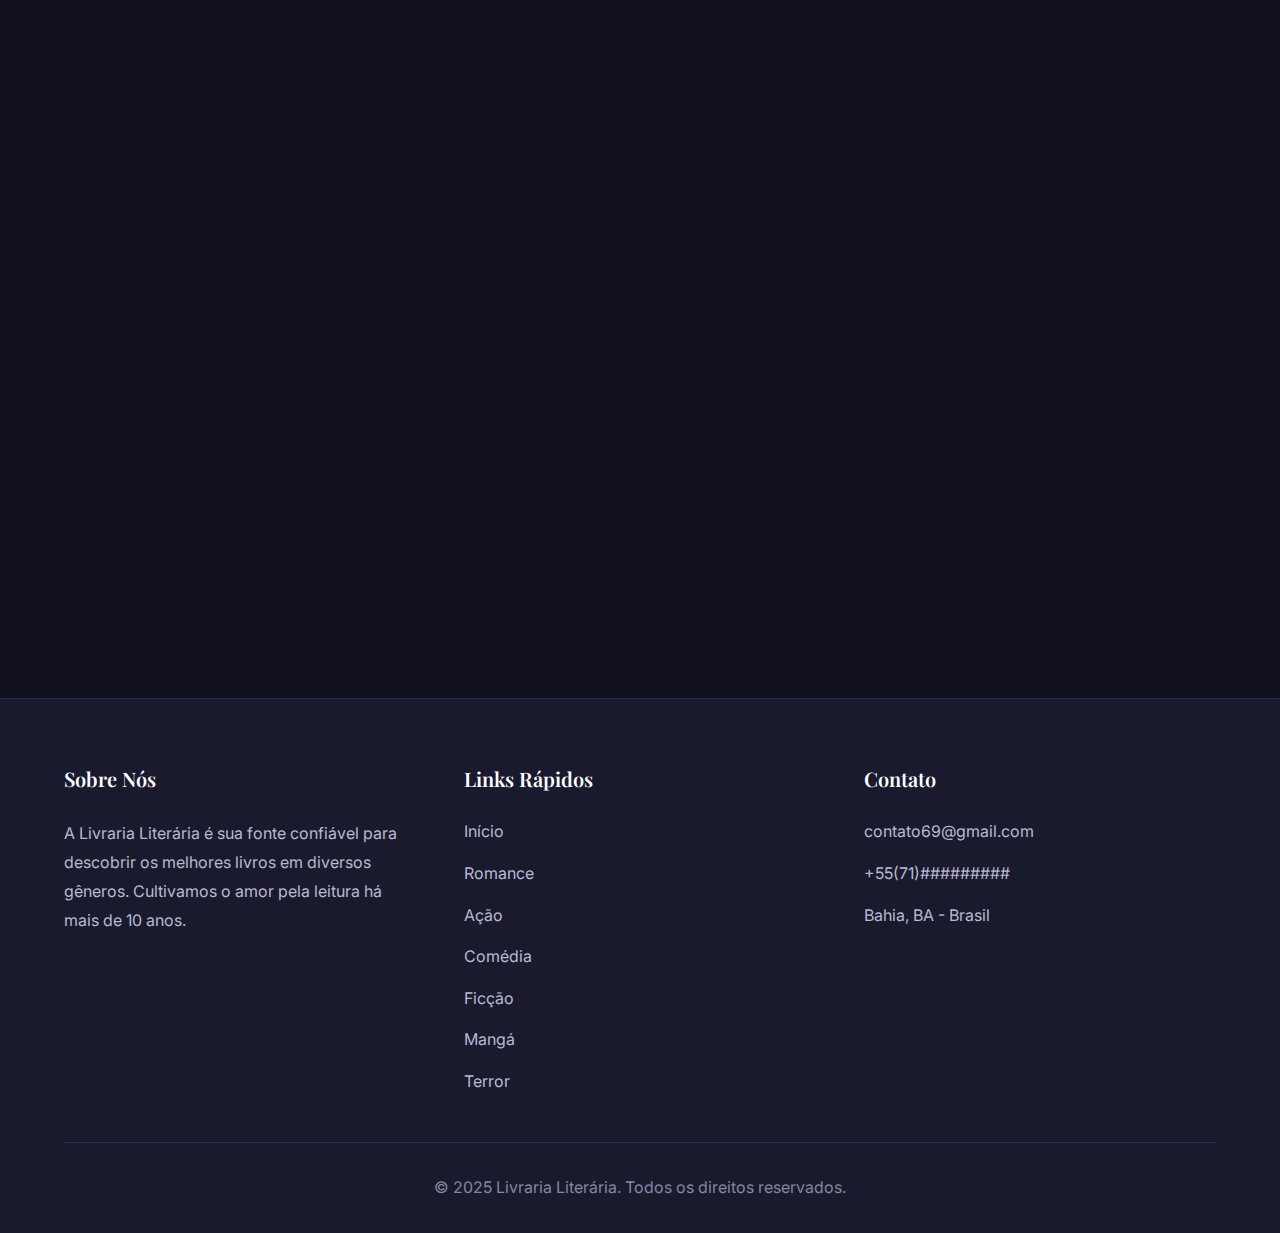
<file: comedia.html>
<!DOCTYPE html>
<html lang="pt-BR">
<head>
    <meta charset="UTF-8">
    <meta name="viewport" content="width=device-width, initial-scale=1.0">
    <meta name="description" content="Descubra os melhores livros de Comédia na Livraria Literária">
    <title>Comédia - Livraria Literária</title>
    <link rel="icon" type="image/png" href="images/favicon.png">
    <link rel="preconnect" href="https://fonts.googleapis.com">
    <link rel="preconnect" href="https://fonts.gstatic.com" crossorigin>
    <link href="https://fonts.googleapis.com/css2?family=Inter:wght@400;500;600;700&family=Playfair+Display:wght@600;700&display=swap" rel="stylesheet">
    <link rel="stylesheet" href="css/style.css">
</head>
<body class="dark-mode">
    <!-- Cabeçalho -->
    <header class="header">
        <div class="container">
            <div class="header-content">
                <div class="logo">
                    <img src="images/logo.png" alt="Livraria Literária Logo">
                    <span class="logo-text">Livraria Literária</span>
                </div>

                <div class="search-bar">
                    <input type="text" class="search-input" placeholder="Buscar por título ou autor...">
                    <button class="search-btn" aria-label="Buscar">
                        <svg xmlns="http://www.w3.org/2000/svg" width="20" height="20" viewBox="0 0 24 24" fill="none"
                            stroke="currentColor" stroke-width="2" stroke-linecap="round" stroke-linejoin="round">
                            <circle cx="11" cy="11" r="8"></circle>
                            <path d="m21 21-4.35-4.35"></path>
                        </svg>
                    </button>
                </div>

                <a href="login.html" class="btn-cadastro">Login/Cadastro</a>
                <button class="btn-carrinho" id="abrirCarrinho">🛒 Ver Carrinho</button>
                <button class="theme-toggle" id="themeToggle" aria-label="Alternar tema">
                    <svg class="sun-icon" xmlns="http://www.w3.org/2000/svg" width="24" height="24"
                        viewBox="0 0 24 24" fill="none" stroke="currentColor" stroke-width="2"
                        stroke-linecap="round" stroke-linejoin="round">
                        <circle cx="12" cy="12" r="5"></circle>
                        <line x1="12" y1="1" x2="12" y2="3"></line>
                        <line x1="12" y1="21" x2="12" y2="23"></line>
                        <line x1="4.22" y1="4.22" x2="5.64" y2="5.64"></line>
                        <line x1="18.36" y1="18.36" x2="19.78" y2="19.78"></line>
                    </svg>
                    <svg class="moon-icon" xmlns="http://www.w3.org/2000/svg" width="24" height="24"
                        viewBox="0 0 24 24" fill="none" stroke="currentColor" stroke-width="2"
                        stroke-linecap="round" stroke-linejoin="round">
                        <path d="M21 12.79A9 9 0 1 1 11.21 3 7 7 0 0 0 21 12.79z"></path>
                    </svg>
                </button>
            </div>

            <nav class="nav">
                <ul class="nav-list">
                    <li><a href="index.html" class="nav-link">Início</a></li>
                    <li><a href="romance.html" class="nav-link">Romance</a></li>
                    <li><a href="acao.html" class="nav-link">Ação</a></li>
                    <li><a href="comedia.html" class="nav-link active">Comédia</a></li>
                    <li><a href="ficcao.html" class="nav-link">Ficção</a></li>
                    <li><a href="manga.html" class="nav-link">Mangá</a></li>
                    <li><a href="terror.html" class="nav-link">Terror</a></li>
                </ul>
            </nav>
        </div>
    </header>

    <main style="margin-top: 80px;">
        <section class="section">
            <div class="container">
                <div class="section-header">
                    <h1 class="section-title">Comédia</h1>
                    <p class="section-subtitle">Histórias divertidas que vão fazer você rir do começo ao fim</p>
                </div>

                <div class="books-grid">
                    <!-- Livro 1 -->
                    <article class="book-card">
                        <div class="book-cover">
                            <img src="images/comedia/comedia_1.jpg" alt="Três Homens em um Barco">
                            <div class="book-overlay">
                                <button class="btn-overlay">Saiba mais</button>
                            </div>
                        </div>
                        <div class="book-info">
                            <h3 class="book-title">Três Homens em um Barco</h3>
                            <p class="book-author">Jerome Jerome</p>
                            <button class="book-genre">R$84,05</button>
                            <button class="btn-add" onclick="adicionarItem('Três Homens em um Barco', 84.05)">Adicionar ao Carrinho</button>
                        </div>
                    </article>

                    <!-- Livro 2 -->
                    <article class="book-card">
                        <div class="book-cover">
                            <img src="images/comedia/comedia_2.jpg" alt="O Diário de Bridget Jones">
                            <div class="book-overlay">
                                <button class="btn-overlay">Saiba mais</button>
                            </div>
                        </div>
                        <div class="book-info">
                            <h3 class="book-title">O Diário de Bridget Jones</h3>
                            <p class="book-author">Helen Fielding</p>
                            <button class="book-genre">R$59,90</button>
                            <button class="btn-add" onclick="adicionarItem('O Diário de Bridget Jones', 59.90)">Adicionar ao Carrinho</button>
                        </div>
                    </article>

                    <!-- Livro 3 -->
                    <article class="book-card">
                        <div class="book-cover">
                            <img src="images/comedia/comedia_3.jpg" alt="Good Omens: Belas Maldições">
                            <div class="book-overlay">
                                <button class="btn-overlay">Saiba mais</button>
                            </div>
                        </div>
                        <div class="book-info">
                            <h3 class="book-title">Good Omens: Belas Maldições</h3>
                            <p class="book-author">Neil Gaiman</p>
                            <button class="book-genre">R$45,40</button>
                            <button class="btn-add" onclick="adicionarItem('Good Omens: Belas Maldições', 45.40)">Adicionar ao Carrinho</button>
                        </div>
                    </article>

                    <!-- Livro 4 -->
                    <article class="book-card">
                        <div class="book-cover">
                            <img src="images/comedia/comedia_4.jpg" alt="As vantagens de ser invisível">
                            <div class="book-overlay">
                                <button class="btn-overlay">Saiba mais</button>
                            </div>
                        </div>
                        <div class="book-info">
                            <h3 class="book-title">As vantagens de ser invisível</h3>
                            <p class="book-author">Stephen Chbosky</p>
                            <button class="book-genre">R$41,88</button>
                            <button class="btn-add" onclick="adicionarItem('As vantagens de ser invisível', 41.88)">Adicionar ao Carrinho</button>
                        </div>
                    </article>

                    <!-- Livro 5 -->
                    <article class="book-card">
                        <div class="book-cover">
                            <img src="images/comedia/comedia_5.jpg" alt="Pequenas grandes mentiras">
                            <div class="book-overlay">
                                <button class="btn-overlay">Saiba mais</button>
                            </div>
                        </div>
                        <div class="book-info">
                            <h3 class="book-title">Pequenas grandes mentiras</h3>
                            <p class="book-author">Liane Moriarty</p>
                            <button class="book-genre">R$66,00</button>
                            <button class="btn-add" onclick="adicionarItem('Pequenas grandes mentiras', 66.00)">Adicionar ao Carrinho</button>
                        </div>
                    </article>

                    <!-- Livro 6 -->
                    <article class="book-card">
                        <div class="book-cover">
                            <img src="images/comedia/comedia_6.jpg" alt="O Noivo Da Minha Melhor Amiga">
                            <div class="book-overlay">
                                <button class="btn-overlay">Saiba mais</button>
                            </div>
                        </div>
                        <div class="book-info">
                            <h3 class="book-title">O Noivo Da Minha Melhor Amiga</h3>
                            <p class="book-author">Emily Giffin</p>
                            <button class="book-genre">R$97,00</button>
                            <button class="btn-add" onclick="adicionarItem('O Noivo Da Minha Melhor Amiga', 97.00)">Adicionar ao Carrinho</button>
                        </div>
                    </article>

                    <!-- Livro 7 -->
                    <article class="book-card">
                        <div class="book-cover">
                            <img src="images/comedia/comedia_7.jpg" alt="Minha vida (não tão) perfeita">
                            <div class="book-overlay">
                                <button class="btn-overlay">Saiba mais</button>
                            </div>
                        </div>
                        <div class="book-info">
                            <h3 class="book-title">Minha vida (não tão) perfeita</h3>
                            <p class="book-author">Sophie Kinsella</p>
                            <button class="book-genre">R$36,00</button>
                            <button class="btn-add" onclick="adicionarItem('Minha vida (não tão) perfeita', 36.00)">Adicionar ao Carrinho</button>
                        </div>
                    </article>

                    <!-- Livro 8 -->
                    <article class="book-card">
                        <div class="book-cover">
                            <img src="images/comedia/comedia_8.jpg" alt="O mistério dos sete relógios">
                            <div class="book-overlay">
                                <button class="btn-overlay">Saiba mais</button>
                            </div>
                        </div>
                        <div class="book-info">
                            <h3 class="book-title">O mistério dos sete relógios</h3>
                            <p class="book-author">Agatha Christie</p>
                            <button class="book-genre">R$35,00</button>
                            <button class="btn-add" onclick="adicionarItem('O mistério dos sete relógios', 35.00)">Adicionar ao Carrinho</button>
                        </div>
                    </article>

                    <!-- Livro 9 -->
                    <article class="book-card">
                        <div class="book-cover">
                            <img src="images/comedia/comedia_9.jpg" alt="O apanhador de sonhos">
                            <div class="book-overlay">
                                <button class="btn-overlay">Saiba mais</button>
                            </div>
                        </div>
                        <div class="book-info">
                            <h3 class="book-title">O apanhador de sonhos</h3>
                            <p class="book-author">Stephen King</p>
                            <button class="book-genre">R$119,89</button>
                            <button class="btn-add" onclick="adicionarItem('O apanhador de sonhos', 119.89)">Adicionar ao Carrinho</button>
                        </div>
                    </article>

                    <!-- Livro 10 -->
                    <article class="book-card">
                        <div class="book-cover">
                            <img src="images/comedia/comedia_10.jpg" alt="A Divina Comédia (Inferno, Purgatório e Paraíso)">
                            <div class="book-overlay">
                                <button class="btn-overlay">Saiba mais</button>
                            </div>
                        </div>
                        <div class="book-info">
                            <h3 class="book-title">A Divina Comédia (Inferno, Purgatório e Paraíso)</h3>
                            <p class="book-author">Dante Alighieri</p>
                            <button class="book-genre">R$91,60</button>
                            <button class="btn-add" onclick="adicionarItem('A Divina Comédia (Inferno, Purgatório e Paraíso)', 91.60)">Adicionar ao Carrinho</button>
                        </div>
                    </article>
                </div>
            </div>
        </section>
    </main>

    <!-- Rodapé -->
    <footer class="footer">
        <div class="container">
            <div class="footer-content">
                <div>
                    <h3 class="footer-title">Sobre Nós</h3>
                    <p class="footer-text">A Livraria Literária é sua fonte confiável para descobrir os melhores livros em diversos gêneros. Cultivamos o amor pela leitura há mais de 10 anos.</p>
                </div>
                <div>
                    <h3 class="footer-title">Links Rápidos</h3>
                    <ul class="footer-list">
                        <li><a href="index.html">Início</a></li>
                        <li><a href="romance.html">Romance</a></li>
                        <li><a href="acao.html">Ação</a></li>
                        <li><a href="comedia.html">Comédia</a></li>
                        <li><a href="ficcao.html">Ficção</a></li>
                        <li><a href="manga.html">Mangá</a></li>
                        <li><a href="terror.html">Terror</a></li>
                    </ul>
                </div>
                <div>
                    <h3 class="footer-title">Contato</h3>
                    <ul class="footer-list">
                        <li><a href="contato@gmail.com">contato69@gmail.com</a></li>
                        <li><a href="tel:+5571999999999">+55(71)######### </a></li>
                        <li>Bahia, BA - Brasil</li>
                    </ul>
                </div>
            </div>
            <div class="footer-bottom">
                <p>&copy; 2025 Livraria Literária. Todos os direitos reservados.</p>
            </div>
        </div>
    </footer>
        <div class="carrinho" id="carrinho">
        <h2>🛍️ Seu Carrinho</h2>
        <div id="itensCarrinho"></div>
        <p id="total">Total: R$ 0,00</p>
        <button class="btn-carrinho" id="fecharCarrinho">Fechar</button>
    </div>

    <script src="js/script.js"></script>
</body>
</html>
</file>
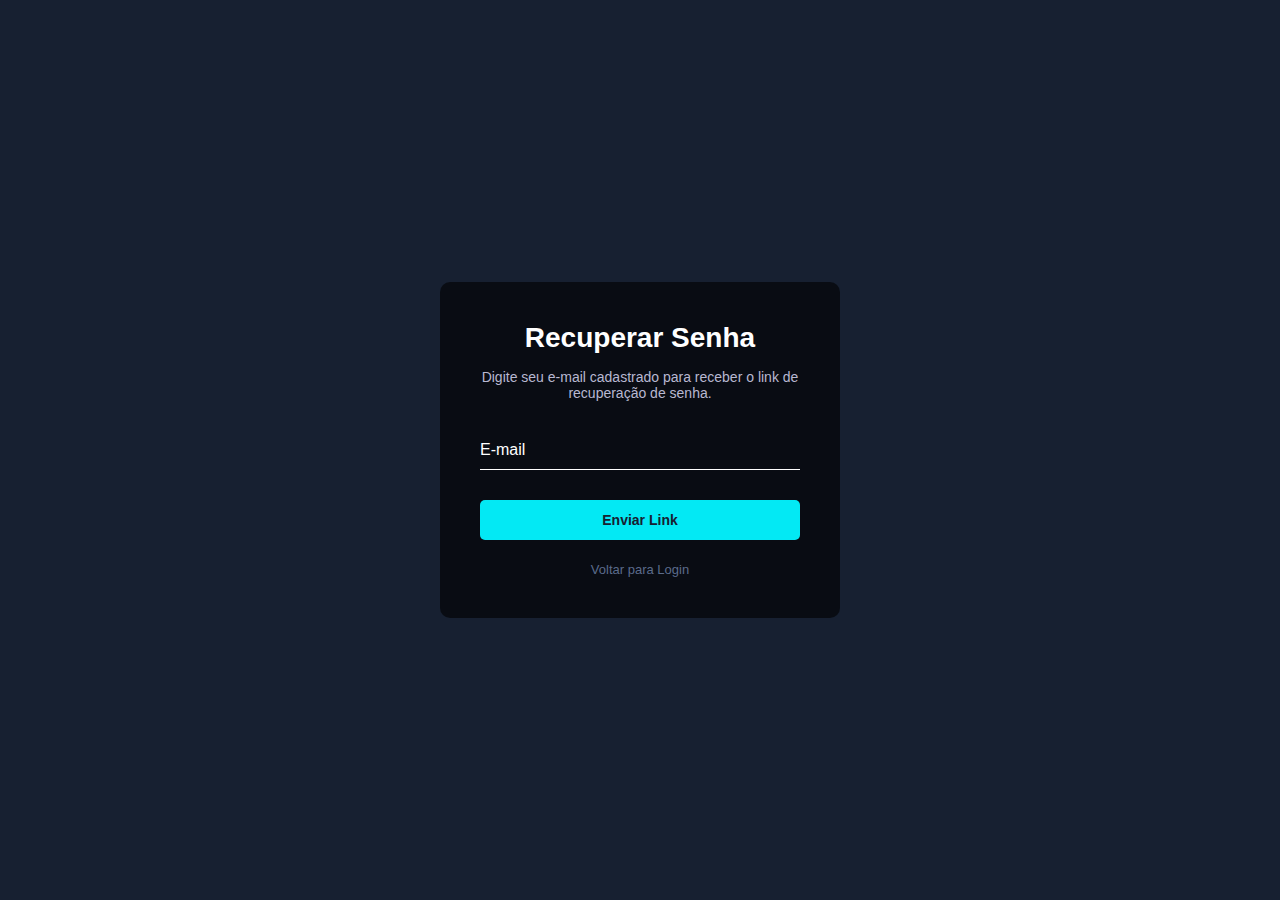
<file: esqueceu_senha.html>
<!DOCTYPE html>
<html lang="pt-BR">
<head>
    <meta charset="UTF-8">
    <meta http-equiv="X-UA-Compatible" content="IE=edge">
    <meta name="viewport" content="width=device-width, initial-scale=1.0">
    <link rel="stylesheet" href="css/recuperar-senha.css">
    <title>Recuperar Senha - Dev Envolvente</title>
</head>
<body>
    <div class="reset-container">
        <form class="reset-form">
            <h2>Recuperar Senha</h2>
            <p>Digite seu e-mail cadastrado para receber o link de recuperação de senha.</p>
            <div class="input-box">
                <input type="email" name="email" required>
                <label>E-mail</label>
            </div>
            <button type="submit" class="btn-reset">Enviar Link</button>
            <div class="back-login">
                <a href="login.html">Voltar para Login</a>
            </div>
        </form>
    </div>
</body>
</html>
</file>
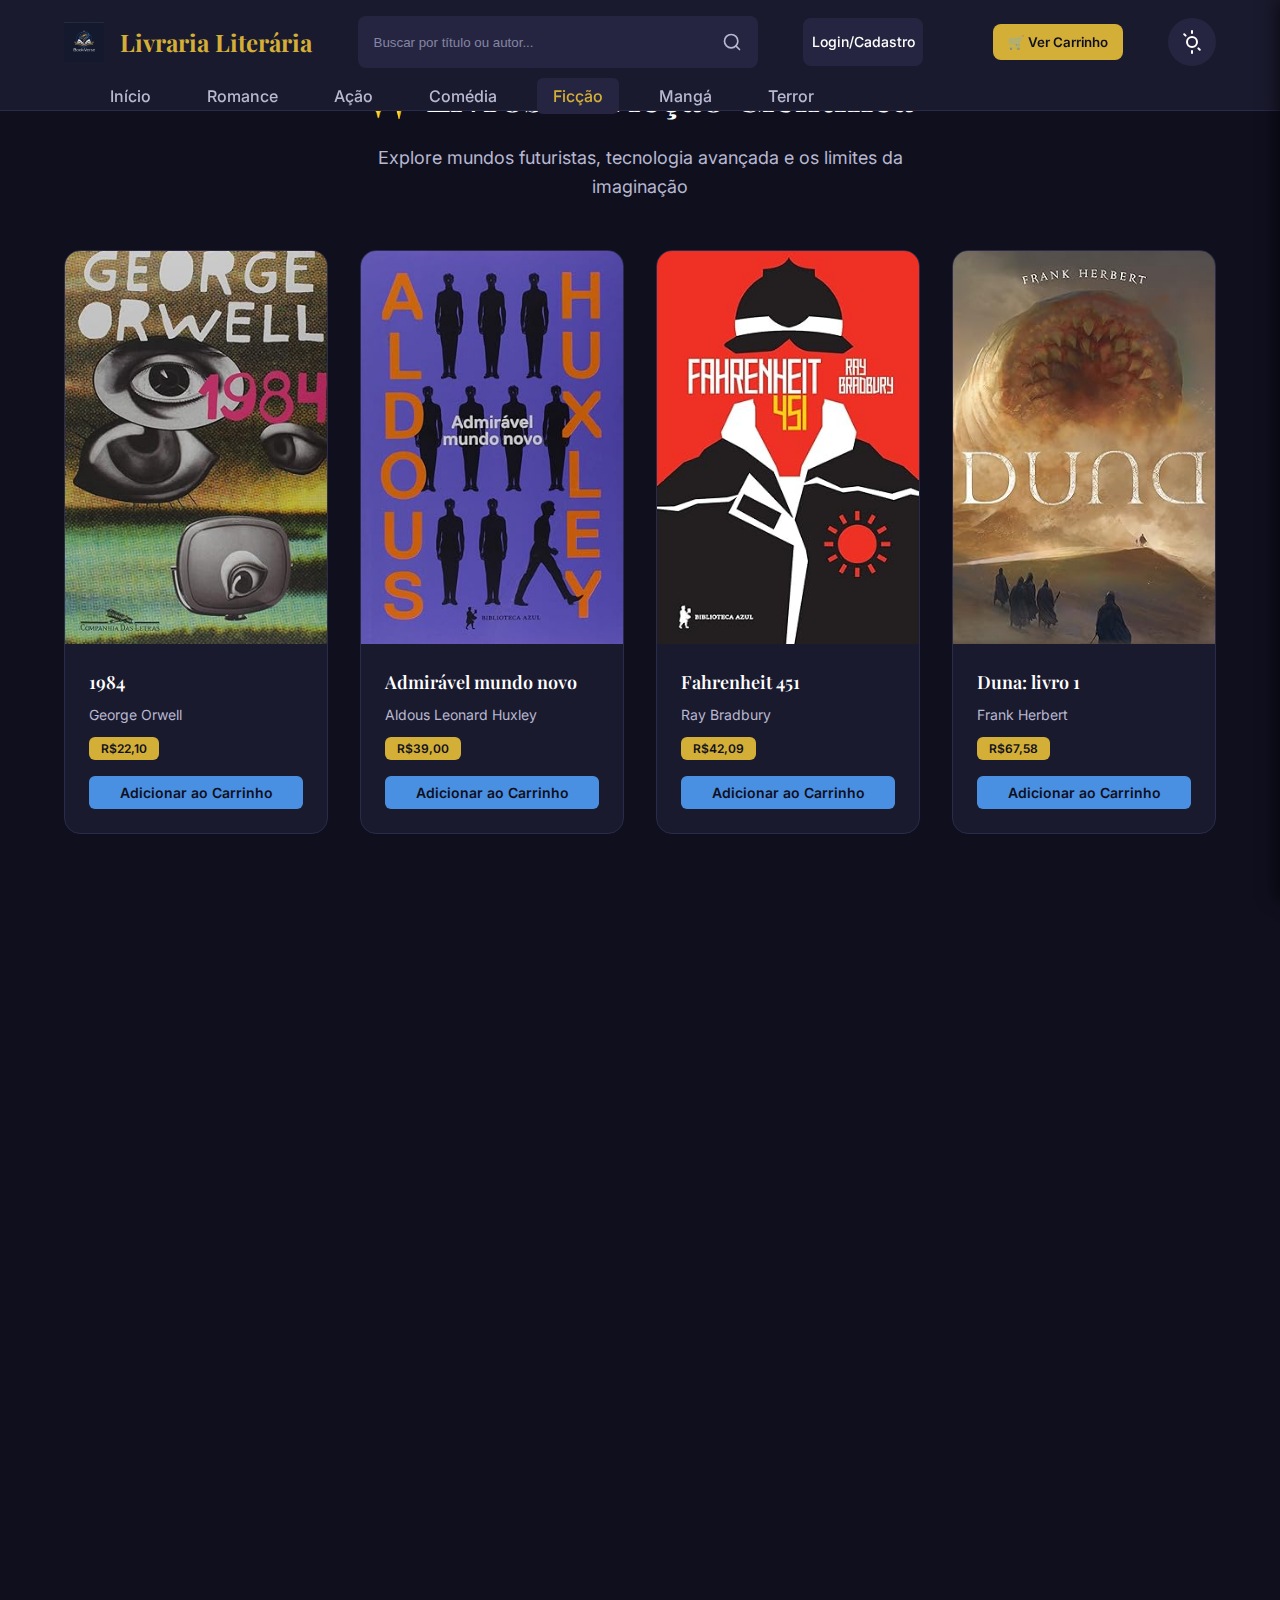
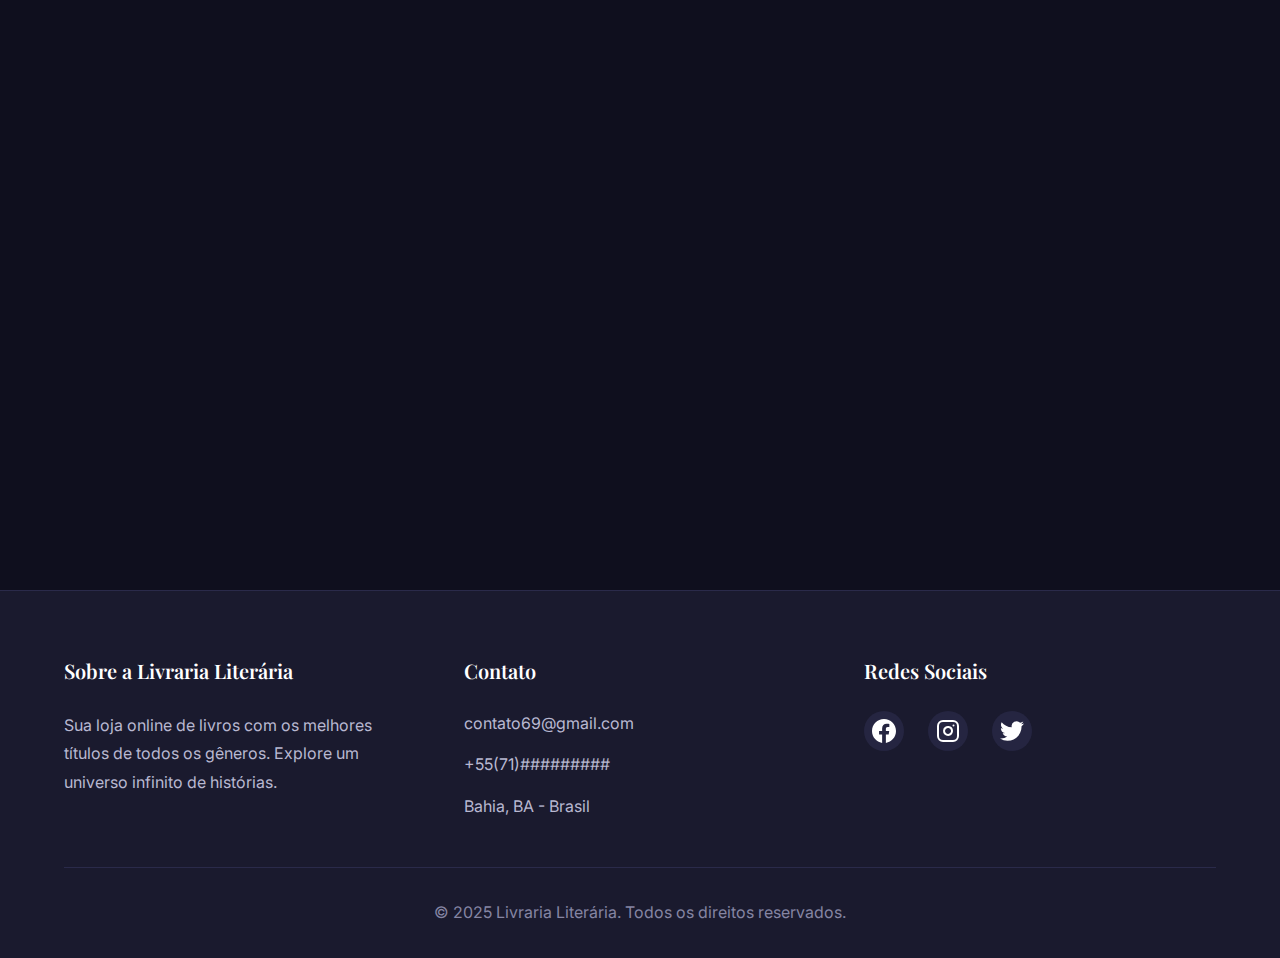
<file: ficcao.html>
<!DOCTYPE html>
<html lang="pt-BR">

<head>
    <meta charset="UTF-8">
    <meta name="viewport" content="width=device-width, initial-scale=1.0">
    <meta name="description"
        content="Descubra os melhores livros de Ficção Científica na Livraria Literária. Explore mundos futuristas e os limites da imaginação.">
    <title>Ficção Científica | Livraria Literária</title>
    <link rel="icon" type="image/png" href="images/favicon.png">
    <link rel="stylesheet" href="css/style.css">
    <link rel="preconnect" href="https://fonts.googleapis.com">
    <link rel="preconnect" href="https://fonts.gstatic.com" crossorigin>
    <link
        href="https://fonts.googleapis.com/css2?family=Playfair+Display:wght@400;600;700&family=Inter:wght@300;400;500;600;700&display=swap"
        rel="stylesheet">
    <link rel="stylesheet" href="https://cdnjs.cloudflare.com/ajax/libs/font-awesome/6.4.0/css/all.min.css" />
</head>

<body class="dark-mode">
    <header class="header">
        <div class="container">
            <div class="header-content">
                <div class="logo">
                    <img src="images/logo.png" alt="Livraria Literária Logo">
                    <span class="logo-text">Livraria Literária</span>
                </div>

                <div class="search-bar">
                    <input type="text" class="search-input" placeholder="Buscar por título ou autor...">
                    <button class="search-btn" aria-label="Buscar">
                        <svg xmlns="http://www.w3.org/2000/svg" width="20" height="20" viewBox="0 0 24 24" fill="none"
                            stroke="currentColor" stroke-width="2" stroke-linecap="round" stroke-linejoin="round">
                            <circle cx="11" cy="11" r="8"></circle>
                            <path d="m21 21-4.35-4.35"></path>
                        </svg>
                    </button>
                </div>

                <a href="login.html" class="btn-cadastro">
                    Login/Cadastro
                </a>
                <button class="btn-carrinho" id="abrirCarrinho">🛒 Ver Carrinho</button>


                <button class="theme-toggle" id="themeToggle" aria-label="Alternar tema">
                    <svg class="sun-icon" xmlns="http://www.w3.org/2000/svg" width="24" height="24"
                        viewBox="0 0 24 24" fill="none" stroke="currentColor" stroke-width="2"
                        stroke-linecap="round" stroke-linejoin="round">
                        <circle cx="12" cy="12" r="5"></circle>
                        <line x1="12" y1="1" x2="12" y2="3"></line>
                        <line x1="12" y1="21" x2="12" y2="23"></line>
                        <line x1="4.22" y1="4.22" x2="5.64" y2="5.64"></line>
                        <line x1="18.36" y1="18.36" x2="19.78" y2="19.78"></line>
                    </svg>
                    <svg class="moon-icon" xmlns="http://www.w3.org/2000/svg" width="24" height="24"
                        viewBox="0 0 24 24" fill="none" stroke="currentColor" stroke-width="2"
                        stroke-linecap="round" stroke-linejoin="round">
                        <path d="M21 12.79A9 9 0 1 1 11.21 3 7 7 0 0 0 21 12.79z"></path>
                    </svg>
                </button>

                <button class="theme-toggle mobile-menu-toggle" id="mobileMenuToggle" aria-label="Abrir Menu">
                    <span></span>
                    <span></span>
                    <span></span>
                </button>

            </div>

            <nav class="nav">
                <ul class="nav-list">
                    <li><a href="index.html" class="nav-link">Início</a></li>
                    <li><a href="romance.html" class="nav-link">Romance</a></li>
                    <li><a href="acao.html" class="nav-link">Ação</a></li>
                    <li><a href="comedia.html" class="nav-link">Comédia</a></li>
                    <li><a href="ficcao.html" class="nav-link active">Ficção</a></li>
                    <li><a href="manga.html" class="nav-link">Mangá</a></li>
                    <li><a href="terror.html" class="nav-link">Terror</a></li>
                </ul>
            </nav>
        </div>
    </header>

    <section class="section" id="ficcao-books">
        <div class="container">
            <div class="section-header">
                <h1 class="section-title">✨ Livros de Ficção Científica</h1>
                <p class="section-subtitle">Explore mundos futuristas, tecnologia avançada e os limites da imaginação</p>
            </div>

            <div class="books-grid">
                <article class="book-card">
                    <div class="book-cover">
                        <img src="images/ficcao/ficcao_1.jpg" alt="1984 ">
                        <div class="book-overlay">
                            <button class="btn-overlay">Saiba mais</button>
                        </div>
                    </div>
                    <div class="book-info">
                        <h3 class="book-title">1984</h3>
                        <p class="book-author"> George Orwell</p>
                        <button class="book-genre">R$22,10</button>
                        <button class="btn-add" onclick="adicionarItem('1984', 22.10)">Adicionar ao Carrinho</button>
                    </div>
                </article>

                <article class="book-card">
                    <div class="book-cover">
                        <img src="images/ficcao/ficcao_2.jpg" alt="Admirável mundo novo">
                        <div class="book-overlay">
                            <button class="btn-overlay">Saiba mais</button>
                        </div>
                    </div>
                    <div class="book-info">
                        <h3 class="book-title">Admirável mundo novo</h3>
                        <p class="book-author"> Aldous Leonard Huxley</p>
                        <button class="book-genre">R$39,00</button>
                        <button class="btn-add" onclick="adicionarItem('Admirável mundo novo', 39.00)">Adicionar ao Carrinho</button>
                    </div>
                </article>

                <article class="book-card">
                    <div class="book-cover">
                        <img src="images/ficcao/ficcao_3.jpg" alt="Fahrenheit 451">
                        <div class="book-overlay">
                            <button class="btn-overlay">Saiba mais</button>
                        </div>
                    </div>
                    <div class="book-info">
                        <h3 class="book-title">Fahrenheit 451</h3>
                        <p class="book-author"> Ray Bradbury</p>
                        <button class="book-genre">R$42,09</button>
                        <button class="btn-add" onclick="adicionarItem('Fahrenheit 451', 42.09)">Adicionar ao Carrinho</button>
                    </div>
                </article>

                <article class="book-card">
                    <div class="book-cover">
                        <img src="images/ficcao/ficcao_4.jpg" alt="Duna: livro 1">
                        <div class="book-overlay">
                            <button class="btn-overlay">Saiba mais</button>
                        </div>
                    </div>
                    <div class="book-info">
                        <h3 class="book-title">Duna: livro 1</h3>
                        <p class="book-author"> Frank Herbert</p>
                        <button class="book-genre">R$67,58</button>
                        <button class="btn-add" onclick="adicionarItem('Duna: livro 1', 67.58)">Adicionar ao Carrinho</button>
                    </div>
                </article>

                <article class="book-card">
                    <div class="book-cover">
                        <img src="images/ficcao/ficcao_5.jpg" alt="Messias de Duna: livro 2 ">
                        <div class="book-overlay">
                            <button class="btn-overlay">Saiba mais</button>
                        </div>
                    </div>
                    <div class="book-info">
                        <h3 class="book-title">Messias de Duna: livro 2 </h3>
                        <p class="book-author"> Frank Herbert</p>
                        <button class="book-genre">R$57,56</button>
                        <button class="btn-add" onclick="adicionarItem('Messias de Duna: livro 2', 57.56)">Adicionar ao Carrinho</button>
                    </div>
                </article>

                <article class="book-card">
                    <div class="book-cover">
                        <img src="images/ficcao/ficcao_6.jpg" alt="Filhos de Duna: livro 3 ">
                        <div class="book-overlay">
                            <button class="btn-overlay">Saiba mais</button>
                        </div>
                    </div>
                    <div class="book-info">
                        <h3 class="book-title">Filhos de Duna: livro 3 </h3>
                        <p class="book-author"> Frank Herbert</p>
                        <button class="book-genre">R$71,90</button>
                        <button class="btn-add" onclick="adicionarItem('Filhos de Duna: livro 3', 71.90)">Adicionar ao Carrinho</button>
                    </div>
                </article>

                <article class="book-card">
                    <div class="book-cover">
                        <img src="images/ficcao/ficcao_7.jpg" alt="Imperador Deus de Duna: livro 4">
                        <div class="book-overlay">
                            <button class="btn-overlay">Saiba mais</button>
                        </div>
                    </div>
                    <div class="book-info">
                        <h3 class="book-title">Imperador Deus de Duna: livro 4</h3>
                        <p class="book-author"> Frank Herbert</p>
                        <button class="book-genre">R$78,99</button>
                        <button class="btn-add" onclick="adicionarItem('Imperador Deus de Duna: livro 4', 78.99)">Adicionar ao Carrinho</button>
                    </div>
                </article>

                <article class="book-card">
                    <div class="book-cover">
                        <img src="images/ficcao/ficcao_8.jpg" alt="Hereges de Duna: livro 5">
                        <div class="book-overlay">
                            <button class="btn-overlay">Saiba mais</button>
                        </div>
                    </div>
                    <div class="book-info">
                        <h3 class="book-title">Hereges de Duna: livro 5</h3>
                        <p class="book-author">Frank Herbert</p>
                        <button class="book-genre">R$78,99</button>
                        <button class="btn-add" onclick="adicionarItem('Hereges de Duna: livro 5', 78.99)">Adicionar ao Carrinho</button>
                    </div>
                </article>

                <article class="book-card">
                    <div class="book-cover">
                        <img src="images/ficcao/ficcao_9.jpg" alt="Herdeiras de Duna: livro 6">
                        <div class="book-overlay">
                            <button class="btn-overlay">Saiba mais</button>
                        </div>
                    </div>
                    <div class="book-info">
                        <h3 class="book-title">Herdeiras de Duna: livro 6</h3>
                        <p class="book-author">Frank Herbert</p>
                        <button class="book-genre">R$78,99</button>
                        <button class="btn-add" onclick="adicionarItem('Herdeiras de Duna: livro 6', 78.99)">Adicionar ao Carrinho</button>
                    </div>
                </article>

                <article class="book-card">
                    <div class="book-cover">
                        <img src="images/ficcao/ficcao_10.jpg" alt="Guerra do Velho: 1">
                        <div class="book-overlay">
                            <button class="btn-overlay">Saiba mais</button>
                        </div>
                    </div>
                    <div class="book-info">
                        <h3 class="book-title"> Guerra do Velho: 1</h3>
                        <p class="book-author"> John Scalzi</p>
                        <button class="book-genre">R$51,78</button>
                        <button class="btn-add" onclick="adicionarItem('Guerra do Velho: 1', 51.78)">Adicionar ao Carrinho</button>
                    </div>
                </article>
            </div>
        </div>
    </section>

    <footer class="footer">
        <div class="container">
            <div class="footer-content">
                <div class="footer-section">
                    <h3 class="footer-title">Sobre a Livraria Literária</h3>
                    <p class="footer-text">Sua loja online de livros com os melhores títulos de todos os gêneros.
                        Explore um universo infinito de histórias.</p>
                </div>
                <div class="footer-section">
                    <h3 class="footer-title">Contato</h3>
                    <ul class="footer-list">
                        <li><a href="contato@gmail.com">contato69@gmail.com</a></li>
                        <li><a href="tel:+5571999999999">+55(71)######### </a></li>
                        <li>Bahia, BA - Brasil</li>
                    </ul>
                </div>
                <div class="footer-section">
                    <h3 class="footer-title">Redes Sociais</h3>
                    <div class="social-links">
                        <a href="#" class="social-link" aria-label="Facebook">
                            <svg xmlns="http://www.w3.org/2000/svg" width="24" height="24" viewBox="0 0 24 24"
                                fill="currentColor">
                                <path
                                    d="M24 12.073c0-6.627-5.373-12-12-12s-12 5.373-12 12c0 5.99 4.388 10.954 10.125 11.854v-8.385H7.078v-3.47h3.047V9.43c0-3.007 1.792-4.669 4.533-4.669 1.312 0 2.686.235 2.686.235v2.953H15.83c-1.491 0-1.956.925-1.956 1.874v2.25h3.328l-.532 3.47h-2.796v8.385C19.612 23.027 24 18.062 24 12.073z" />
                            </svg>
                        </a>
                        <a href="#" class="social-link" aria-label="Instagram">
                            <svg xmlns="http://www.w3.org/2000/svg" width="24" height="24" viewBox="0 0 24 24"
                                fill="none" stroke="currentColor" stroke-width="2" stroke-linecap="round"
                                stroke-linejoin="round">
                                <rect x="2" y="2" width="20" height="20" rx="5" ry="5"></rect>
                                <path d="M16 11.37A4 4 0 1 1 12.63 8 4 4 0 0 1 16 11.37z"></path>
                                <line x1="17.5" y1="6.5" x2="17.51" y2="6.5"></line>
                            </svg>
                        </a>
                        <a href="#" class="social-link" aria-label="Twitter">
                            <svg xmlns="http://www.w3.org/2000/svg" width="24" height="24" viewBox="0 0 24 24"
                                fill="currentColor">
                                <path
                                    d="M23.953 4.57a10 10 0 01-2.825.775 4.958 4.958 0 002.163-2.723c-.951.555-2.005.959-3.127 1.184a4.92 4.92 0 00-8.384 4.482C7.69 8.095 4.067 6.13 1.64 3.162a4.822 4.822 0 00-.666 2.475c0 1.71.87 3.213 2.188 4.096a4.904 4.904 0 01-2.228-.616v.06a4.923 4.923 0 003.946 4.827 4.996 4.996 0 01-2.212.085 4.936 4.936 0 004.604 3.417 9.867 9.867 0 01-6.102 2.105c-.39 0-.779-.023-1.17-.067a13.995 13.995 0 007.557 2.209c9.053 0 13.998-7.496 13.998-13.985 0-.21 0-.42-.015-.63A9.935 9.935 0 0024 4.59z" />
                            </svg>
                        </a>
                    </div>
                </div>
            </div>

            <div class="footer-bottom">
                <p>&copy; 2025 Livraria Literária. Todos os direitos reservados.</p>
            </div>
        </div>
    </footer>

    <div class="carrinho" id="carrinho">
        <h2>🛍️ Seu Carrinho</h2>
        <div id="itensCarrinho"></div>
        <p id="total">Total: R$ 0,00</p>
        <button class="btn-carrinho" id="fecharCarrinho">Fechar</button>
    </div>

    <script src="js/script.js"></script>
</body>

</html>
</file>
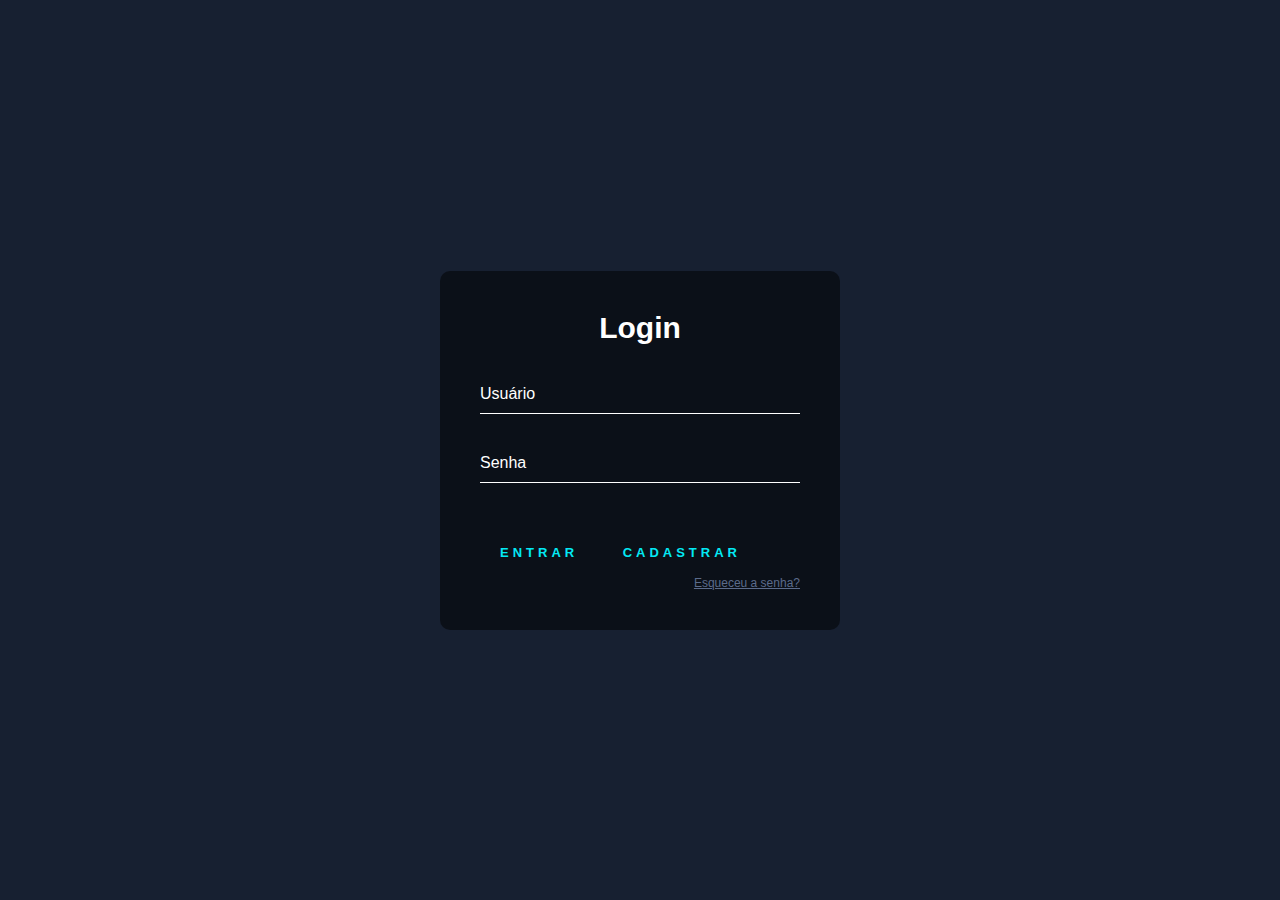
<file: login.html>
<!DOCTYPE html>
<html lang="pt-BR">
<head>
    <meta charset="UTF-8">
    <meta http-equiv="X-UA-Compatible" content="IE=edge">
    <meta name="viewport" content="width=device-width, initial-scale=1.0">
    <link rel="stylesheet" href="css/login.css">
    <title>Tela de Login - Dev Envolvente</title>
</head>
<body>
    <form class="login">
        <h2>Login</h2>
        <div class="box-user">
            <input type="text" name="" required>
            <label>Usuário</label>
        </div>
        <div class="box-user">
            <input type="password" name="" required>
            <label>Senha</label>
        </div>
        <a href="#" class="btn">
            <span></span>
            <span></span>
            <span></span>
            <span></span>
            Entrar
        </a>
               <a href="cadastro.html" class="btn">
    <span></span>
    <span></span>
    <span></span>
    <span></span>
    Cadastrar
</a>
        <div>
    <a href="esqueceu_senha.html" class="forget">Esqueceu a senha?</a>
</div>
    </form>

</body>
</html>
</file>
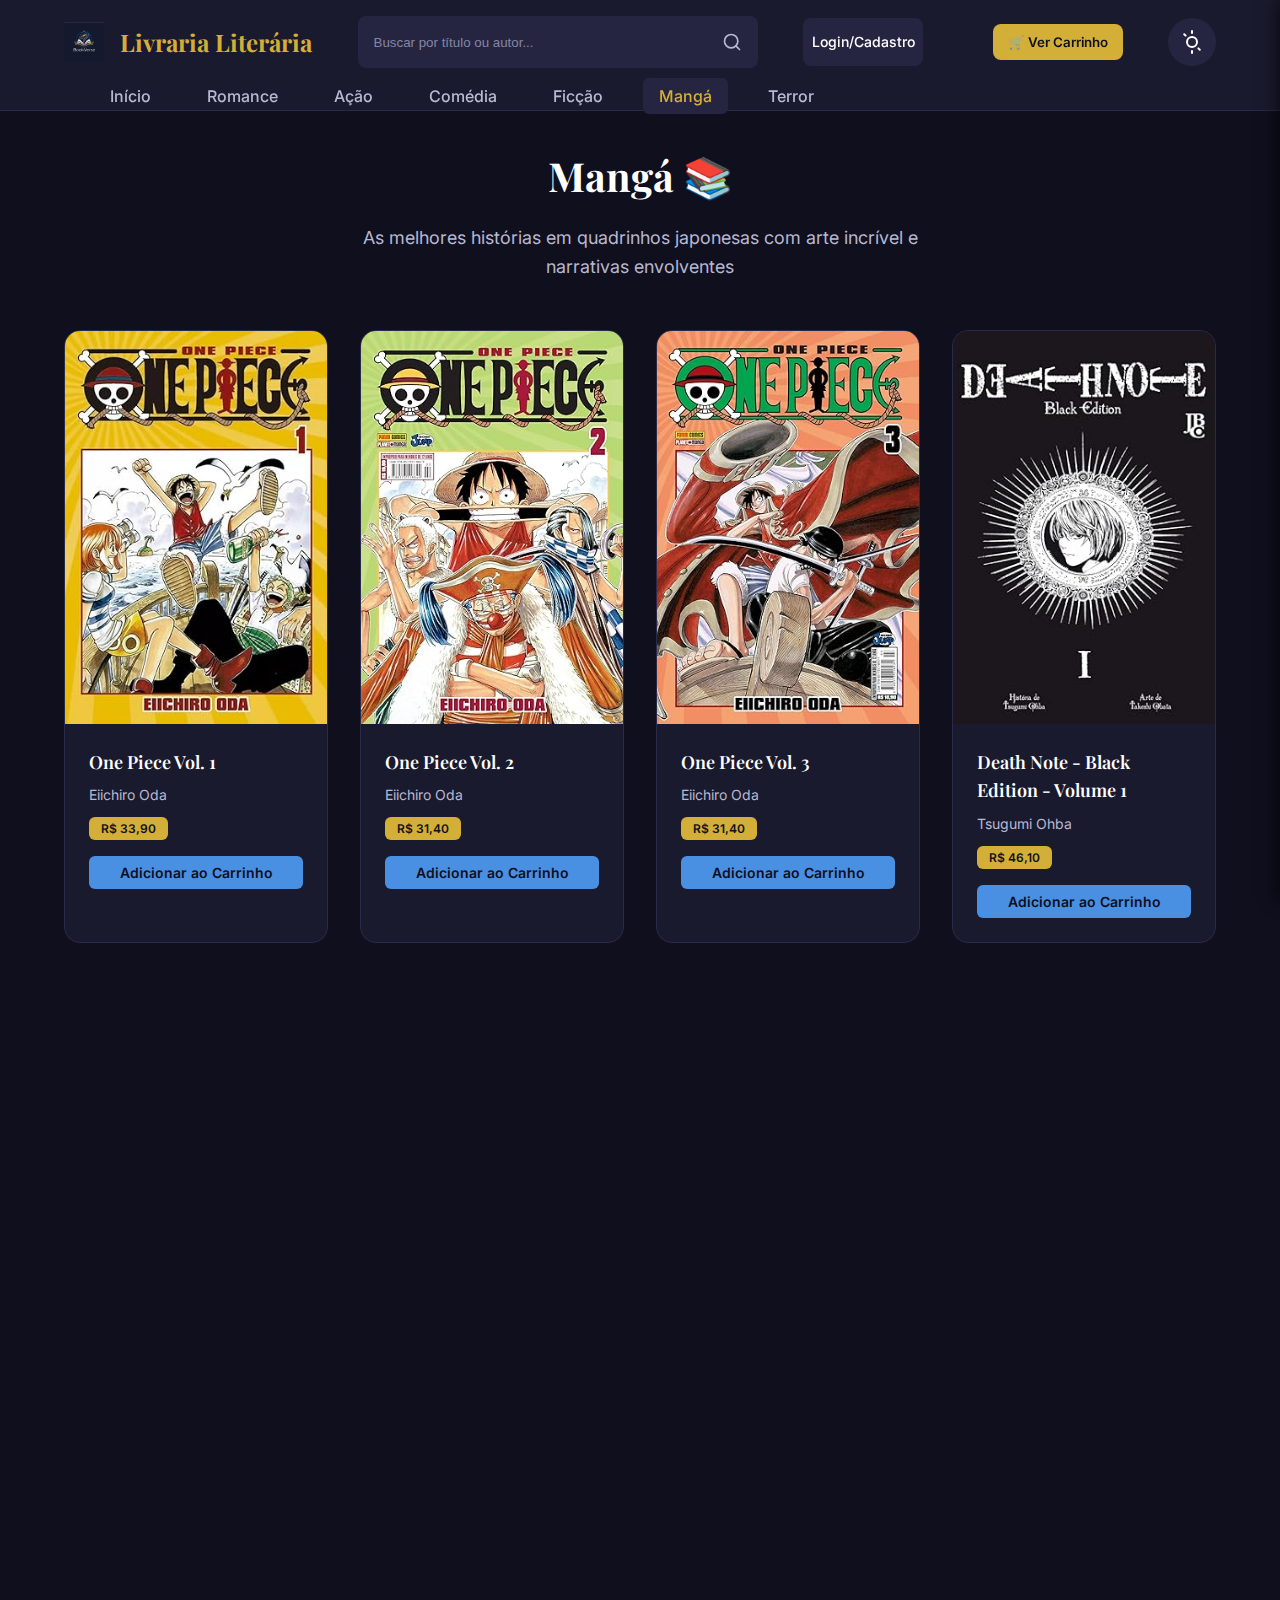
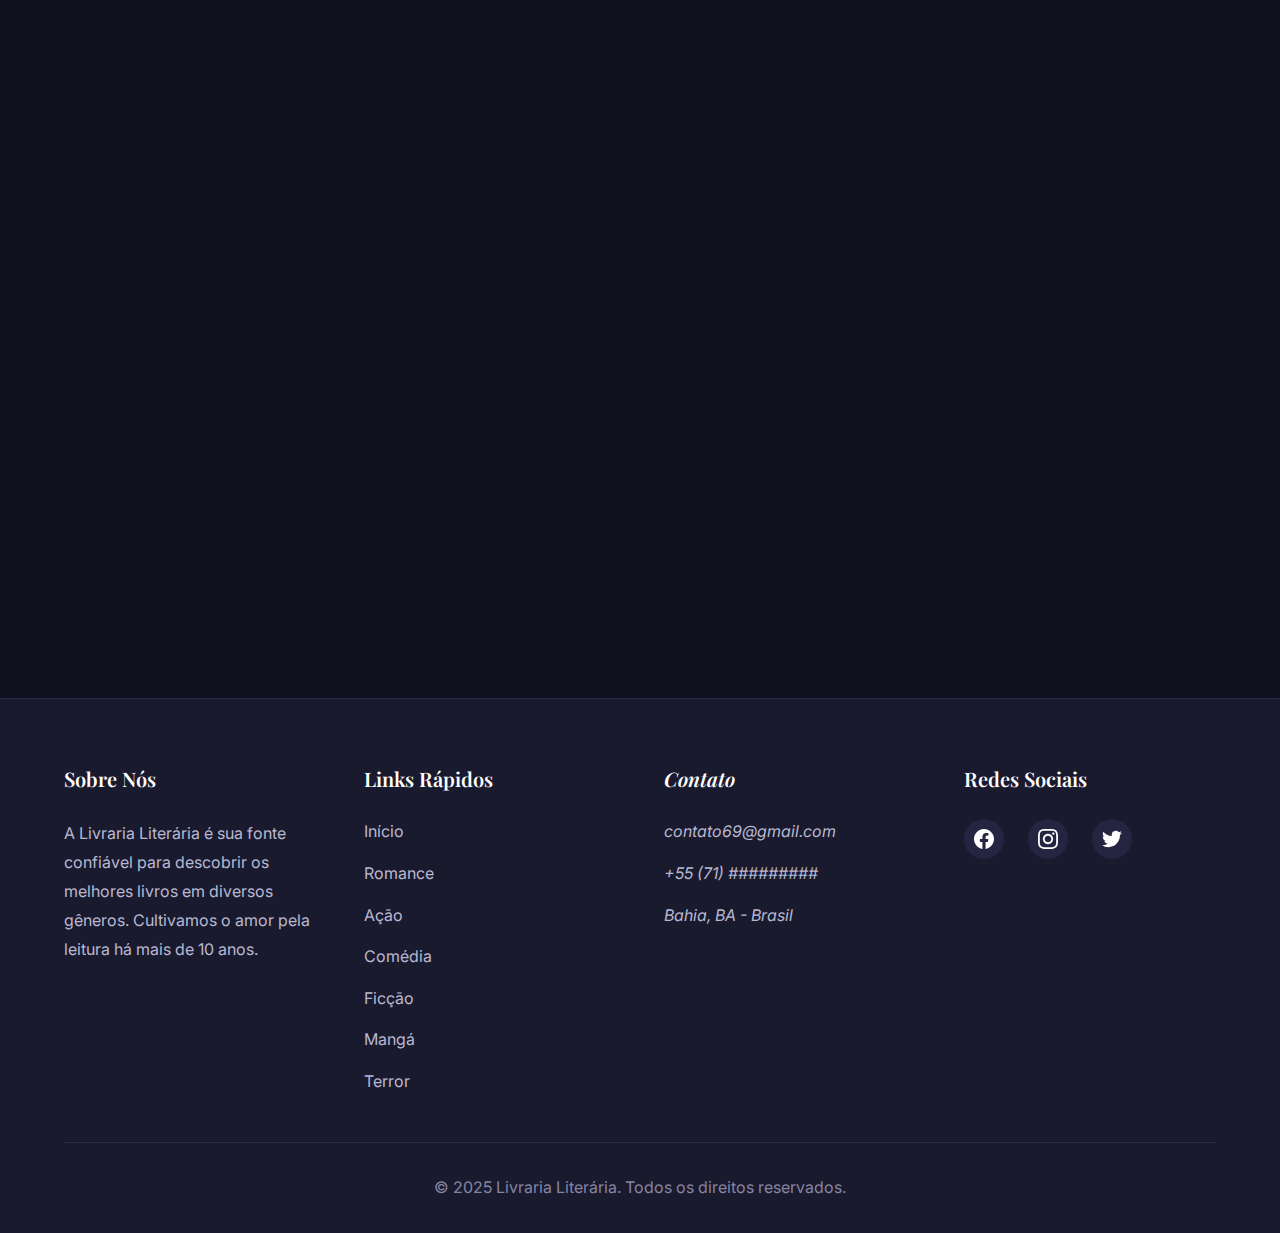
<file: manga.html>
<!DOCTYPE html>
<html lang="pt-BR">

<head>
    <meta charset="UTF-8">
    <meta name="viewport" content="width=device-width, initial-scale=1.0">
    <meta name="description" content="Descubra os melhores mangás na Livraria Literária, com arte e narrativas envolventes.">
    <title>Mangá - Livraria Literária</title>
    <link rel="icon" type="image/png" href="images/favicon.png">
    <link rel="preconnect" href="https://fonts.googleapis.com">
    <link rel="preconnect" href="https://fonts.gstatic.com" crossorigin>
    <link href="https://fonts.googleapis.com/css2?family=Playfair+Display:wght@400;600;700&family=Inter:wght@300;400;500;600;700&display=swap"
        rel="stylesheet">
    <link rel="stylesheet" href="css/style.css">
</head>

<body class="dark-mode">
    <header class="header">
        <div class="container">
            <div class="header-content">
                <a href="index.html" class="logo" aria-label="Página Inicial da Livraria Literária">
                    <img src="images/logo.png" alt="Livraria Literária Logo">
                    <span class="logo-text">Livraria Literária</span>
                </a>

                <div class="search-bar" role="search">
                    <input type="text" class="search-input" placeholder="Buscar por título ou autor...">
                    <button class="search-btn" aria-label="Executar Busca">
                        <svg xmlns="http://www.w3.org/2000/svg" width="20" height="20" viewBox="0 0 24 24" fill="none"
                            stroke="currentColor" stroke-width="2" stroke-linecap="round" stroke-linejoin="round">
                            <circle cx="11" cy="11" r="8"></circle>
                            <path d="m21 21-4.35-4.35"></path>
                        </svg>
                    </button>
                </div>

                <a href="login.html" class="btn-cadastro">
                    Login/Cadastro
                </a>
                
                <button class="btn-carrinho" id="abrirCarrinho">🛒 Ver Carrinho</button>
                <button class="theme-toggle" id="themeToggle" aria-label="Alternar para tema claro ou escuro">
                    <svg class="sun-icon" xmlns="http://www.w3.org/2000/svg" width="24" height="24" viewBox="0 0 24 24"
                        fill="none" stroke="currentColor" stroke-width="2" stroke-linecap="round"
                        stroke-linejoin="round">
                        <circle cx="12" cy="12" r="5"></circle>
                        <line x1="12" y1="1" x2="12" y2="3"></line>
                        <line x1="12" y1="21" x2="12" y2="23"></line>
                        <line x1="4.22" y1="4.22" x2="5.64" y2="5.64"></line>
                        <line x1="18.36" y1="18.36" x2="19.78" y2="19.78"></line>
                    </svg>
                    <svg class="moon-icon" xmlns="http://www.w3.org/2000/svg" width="24" height="24" viewBox="0 0 24 24"
                        fill="none" stroke="currentColor" stroke-width="2" stroke-linecap="round"
                        stroke-linejoin="round">
                        <path d="M21 12.79A9 9 0 1 1 11.21 3 7 7 0 0 0 21 12.79z"></path>
                    </svg>
                </button>
                
                <button class="theme-toggle mobile-menu-toggle" id="mobileMenuToggle" aria-label="Abrir Menu">
                    <span></span>
                    <span></span>
                    <span></span>
                </button>
            </div>

            <nav class="nav" aria-label="Navegação Principal por Gênero">
                <ul class="nav-list">
                    <li><a href="index.html" class="nav-link">Início</a></li>
                    <li><a href="romance.html" class="nav-link">Romance</a></li>
                    <li><a href="acao.html" class="nav-link">Ação</a></li>
                    <li><a href="comedia.html" class="nav-link">Comédia</a></li>
                    <li><a href="ficcao.html" class="nav-link">Ficção</a></li>
                    <li><a href="manga.html" class="nav-link active" aria-current="page">Mangá</a></li>
                    <li><a href="terror.html" class="nav-link">Terror</a></li>
                </ul>
            </nav>
        </div>
    </header>

    <main style="margin-top: 80px;">
        <section class="section">
            <div class="container">
                <div class="section-header">
                    <h1 class="section-title">Mangá 📚</h1>
                    <p class="section-subtitle">As melhores histórias em quadrinhos japonesas com arte incrível e narrativas envolventes</p>
                </div>

                <div class="books-grid">
                    <article class="book-card">
                        <div class="book-cover">
                            <img src="images/manga/manga_1.jpg" alt="Capa de One Piece Vol. 1">
                            <div class="book-overlay">
                                <a href="detalhes_one_piece_v1.html" class="btn-overlay"
                                    aria-label="Detalhes de One Piece Volume 1">Saiba mais</a>
                            </div>
                        </div>
                        <div class="book-info">
                            <h3 class="book-title">One Piece Vol. 1</h3>
                            <p class="book-author">Eiichiro Oda</p>
                            <button class="book-genre">R$ 33,90</button> 
                            <button class="btn-add" onclick="adicionarItem('One Piece Vol. 1', 33.90)">Adicionar ao Carrinho</button>
                        </div>
                    </article>

                    <article class="book-card">
                        <div class="book-cover">
                            <img src="images/manga/manga_2.jpg" alt="Capa de One Piece Vol. 2">
                            <div class="book-overlay">
                                <a href="detalhes_one_piece_v2.html" class="btn-overlay"
                                    aria-label="Detalhes de One Piece Volume 2">Saiba mais</a>
                            </div>
                        </div>
                        <div class="book-info">
                            <h3 class="book-title">One Piece Vol. 2</h3>
                            <p class="book-author">Eiichiro Oda</p>
                            <button class="book-genre">R$ 31,40</button>
                            <button class="btn-add" onclick="adicionarItem('One Piece Vol. 2', 31.40)">Adicionar ao Carrinho</button>
                        </div>
                    </article>

                    <article class="book-card">
                        <div class="book-cover">
                            <img src="images/manga/manga_3.jpg" alt="Capa de One Piece Vol. 3">
                            <div class="book-overlay">
                                <a href="detalhes_one_piece_v3.html" class="btn-overlay"
                                    aria-label="Detalhes de One Piece Volume 3">Saiba mais</a>
                            </div>
                        </div>
                        <div class="book-info">
                            <h3 class="book-title">One Piece Vol. 3</h3>
                            <p class="book-author">Eiichiro Oda</p>
                            <button class="book-genre">R$ 31,40</button>
                            <button class="btn-add" onclick="adicionarItem('One Piece Vol. 3', 31.40)">Adicionar ao Carrinho</button>
                        </div>
                    </article>

                    <article class="book-card">
                        <div class="book-cover">
                            <img src="images/manga/manga_4.jpg" alt="Capa de Death Note - Black Edition - Volume 1">
                            <div class="book-overlay">
                                <a href="detalhes_death_note_be_v1.html" class="btn-overlay"
                                    aria-label="Detalhes de Death Note - Black Edition - Volume 1">Saiba mais</a>
                            </div>
                        </div>
                        <div class="book-info">
                            <h3 class="book-title">Death Note - Black Edition - Volume 1</h3>
                            <p class="book-author">Tsugumi Ohba</p>
                            <button class="book-genre">R$ 46,10</button>
                            <button class="btn-add" onclick="adicionarItem('Death Note - Black Edition - Vol. 1', 46.10)">Adicionar ao Carrinho</button>
                        </div>
                    </article>
                
                    <article class="book-card">
                        <div class="book-cover">
                            <img src="images/manga/manga_5.jpg" alt="Capa de Death Note - Black Edition - Volume 2">
                            <div class="book-overlay">
                                <a href="detalhes_death_note_be_v2.html" class="btn-overlay"
                                    aria-label="Detalhes de Death Note - Black Edition - Volume 2">Saiba mais</a>
                            </div>
                        </div>
                        <div class="book-info">
                            <h3 class="book-title">Death Note - Black Edition - Volume 2</h3>
                            <p class="book-author">Tsugumi Ohba</p>
                            <button class="book-genre">R$ 41,19</button>
                            <button class="btn-add" onclick="adicionarItem('Death Note - Black Edition - Vol. 2', 41.19)">Adicionar ao Carrinho</button>
                        </div>
                    </article>

                    <article class="book-card">
                        <div class="book-cover">
                            <img src="images/manga/manga_6.jpg" alt="Capa de Death Note - Black Edition - Volume 3">
                            <div class="book-overlay">
                                <a href="detalhes_death_note_be_v3.html" class="btn-overlay"
                                    aria-label="Detalhes de Death Note - Black Edition - Volume 3">Saiba mais</a>
                            </div>
                        </div>
                        <div class="book-info">
                            <h3 class="book-title">Death Note - Black Edition - Volume 3</h3>
                            <p class="book-author">Tsugumi Ohba</p>
                            <button class="book-genre">R$ 34,90</button>
                            <button class="btn-add" onclick="adicionarItem('Death Note - Black Edition - Vol. 3', 34.90)">Adicionar ao Carrinho</button>
                        </div>
                    </article>

                    <article class="book-card">
                        <div class="book-cover">
                            <img src="images/manga/manga_7.jpg" alt="Capa de Demon Slayer - Kimetsu no Yaiba Vol. 1">
                            <div class="book-overlay">
                                <a href="detalhes_demon_slayer_v1.html" class="btn-overlay"
                                    aria-label="Detalhes de Demon Slayer Volume 1">Saiba mais</a>
                            </div>
                        </div>
                        <div class="book-info">
                            <h3 class="book-title">Demon Slayer - Kimetsu no Yaiba Vol. 1</h3>
                            <p class="book-author">Koyoharu Gotouge</p>
                            <button class="book-genre">R$ 39,90</button>
                            <button class="btn-add" onclick="adicionarItem('Demon Slayer - Vol. 1', 39.90)">Adicionar ao Carrinho</button>
                        </div>
                    </article>

                    <article class="book-card">
                        <div class="book-cover">
                            <img src="images/manga/manga_8.jpg" alt="Capa de Demon Slayer - Kimetsu no Yaiba Vol. 2">
                            <div class="book-overlay">
                                <a href="detalhes_demon_slayer_v2.html" class="btn-overlay"
                                    aria-label="Detalhes de Demon Slayer Volume 2">Saiba mais</a>
                            </div>
                        </div>
                        <div class="book-info">
                            <h3 class="book-title">Demon Slayer - Kimetsu no Yaiba Vol. 2</h3>
                            <p class="book-author">Koyoharu Gotouge</p>
                            <button class="book-genre">R$ 29,90</button>
                            <button class="btn-add" onclick="adicionarItem('Demon Slayer - Vol. 2', 29.90)">Adicionar ao Carrinho</button>
                        </div>
                    </article>

                    <article class="book-card">
                        <div class="book-cover">
                            <img src="images/manga/manga_9.jpg" alt="Capa de Demon Slayer - Kimetsu no Yaiba Vol. 3">
                            <div class="book-overlay">
                                <a href="detalhes_demon_slayer_v3.html" class="btn-overlay"
                                    aria-label="Detalhes de Demon Slayer Volume 3">Saiba mais</a>
                            </div>
                        </div>
                        <div class="book-info">
                            <h3 class="book-title">Demon Slayer - Kimetsu no Yaiba Vol. 3</h3>
                            <p class="book-author">Koyoharu Gotouge</p>
                            <button class="book-genre">R$ 32,90</button>
                            <button class="btn-add" onclick="adicionarItem('Demon Slayer - Vol. 3', 32.90)">Adicionar ao Carrinho</button>
                        </div>
                    </article>

                    <article class="book-card">
                        <div class="book-cover">
                            <img src="images/manga/manga_10.jpg" alt="Capa de Demon Slayer - Kimetsu no Yaiba Vol. 4">
                            <div class="book-overlay">
                                <a href="detalhes_demon_slayer_v4.html" class="btn-overlay"
                                    aria-label="Detalhes de Demon Slayer Volume 4">Saiba mais</a>
                            </div>
                        </div>
                        <div class="book-info">
                            <h3 class="book-title">Demon Slayer - Kimetsu no Yaiba Vol. 4</h3>
                            <p class="book-author">Koyoharu Gotouge</p>
                            <button class="book-genre">R$ 35,78</button>
                            <button class="btn-add" onclick="adicionarItem('Demon Slayer - Vol. 4', 35.78)">Adicionar ao Carrinho</button>
                        </div>
                    </article>
                </div>
            </div>
        </section>
    </main>

    <footer class="footer">
        <div class="container">
            <div class="footer-content">
                <div>
                    <h3 class="footer-title">Sobre Nós</h3>
                    <p class="footer-text">A Livraria Literária é sua fonte confiável para descobrir os melhores livros
                        em diversos gêneros. Cultivamos o amor pela leitura há mais de 10 anos.</p>
                </div>

                <nav aria-label="Links de Gêneros e Páginas">
                    <h3 class="footer-title">Links Rápidos</h3>
                    <ul class="footer-list">
                        <li><a href="index.html">Início</a></li>
                        <li><a href="romance.html">Romance</a></li>
                        <li><a href="acao.html">Ação</a></li>
                        <li><a href="comedia.html">Comédia</a></li>
                        <li><a href="ficcao.html">Ficção</a></li>
                        <li><a href="manga.html">Mangá</a></li>
                        <li><a href="terror.html">Terror</a></li>
                    </ul>
                </nav>

                <address>
                    <h3 class="footer-title">Contato</h3>
                    <ul class="footer-list">
                        <li><a href="mailto:contato69@gmail.com">contato69@gmail.com</a></li>
                        <li><a href="tel:+5571999999999">+55 (71) #########</a></li>
                        <li>Bahia, BA - Brasil</li>
                    </ul>
                </address>

                <div>
                    <h3 class="footer-title">Redes Sociais</h3>
                    <div class="social-links">
                        <a href="#" class="social-link" aria-label="Visite nosso Facebook">
                            <svg width="20" height="20" viewBox="0 0 24 24" fill="currentColor">
                                <path
                                    d="M24 12.073c0-6.627-5.373-12-12-12s-12 5.373-12 12c0 5.99 4.388 10.954 10.125 11.854v-8.385H7.078v-3.47h3.047V9.43c0-3.007 1.792-4.669 4.533-4.669 1.312 0 2.686.235 2.686.235v2.953H15.83c-1.491 0-1.956.925-1.956 1.874v2.25h3.328l-.532 3.47h-2.796v8.385C19.612 23.027 24 18.062 24 12.073z" />
                            </svg>
                        </a>
                        <a href="#" class="social-link" aria-label="Visite nosso Instagram">
                            <svg width="20" height="20" viewBox="0 0 24 24" fill="currentColor">
                                <path
                                    d="M12 2.163c3.204 0 3.584.012 4.85.07 3.252.148 4.771 1.691 4.919 4.919.058 1.265.069 1.645.069 4.849 0 3.205-.012 3.584-.069 4.849-.149 3.225-1.664 4.771-4.919 4.919-1.266.058-1.644.07-4.85.07-3.204 0-3.584-.012-4.849-.07-3.26-.149-4.771-1.699-4.919-4.92-.058-1.265-.07-1.644-.07-4.849 0-3.204.013-3.583.07-4.849.149-3.227 1.664-4.771 4.919-4.919 1.266-.057 1.645-.069 4.849-.069zm0-2.163c-3.259 0-3.667.014-4.947.072-4.358.2-6.78 2.618-6.98 6.98-.059 1.281-.073 1.689-.073 4.948 0 3.259.014 3.668.072 4.948.2 4.358 2.618 6.78 6.98 6.98 1.281.058 1.689.072 4.948.072 3.259 0 3.668-.014 4.948-.072 4.354-.2 6.782-2.618 6.979-6.98.059-1.28.073-1.689.073-4.948 0-3.259-.014-3.667-.072-4.947-.196-4.354-2.617-6.78-6.979-6.98-1.281-.059-1.69-.073-4.949-.073z" />
                                <path d="M12 5.838c-3.403 0-6.162 2.759-6.162 6.162s2.759 6.163 6.162 6.163 6.162-2.759 6.162-6.163c0-3.403-2.759-6.162-6.162-6.162zm0 10.162c-2.209 0-4-1.79-4-4 0-2.209 1.791-4 4-4s4 1.791 4 4c0 2.21-1.791 4-4 4zm6.406-11.845c-.796 0-1.441.645-1.441 1.44s.645 1.44 1.441 1.44c.795 0 1.439-.645 1.439-1.44s-.644-1.44-1.439-1.44z" />
                            </svg>
                        </a>
                        <a href="#" class="social-link" aria-label="Visite nosso Twitter (X)">
                            <svg width="20" height="20" viewBox="0 0 24 24" fill="currentColor">
                                <path
                                    d="M23.953 4.57a10 10 0 01-2.825.775 4.958 4.958 0 002.163-2.723c-.951.555-2.005.959-3.127 1.184a4.92 4.92 0 00-8.384 4.482C7.69 8.095 4.067 6.13 1.64 3.162a4.822 4.822 0 00-.666 2.475c0 1.71.87 3.213 2.188 4.096a4.904 4.904 0 01-2.228-.616v.06a4.923 4.923 0 003.946 4.827 4.996 4.996 0 01-2.212.085 4.936 4.936 0 004.604 3.417 9.867 9.867 0 01-6.102 2.105c-.39 0-.779-.023-1.17-.067a13.995 13.995 0 007.557 2.209c9.053 0 13.998-7.496 13.998-13.985 0-.21 0-.42-.015-.63A9.935 9.935 0 0024 4.59z" />
                            </svg>
                        </a>
                    </div>
                </div>
            </div>

            <div class="footer-bottom">
                <p>&copy; 2025 Livraria Literária. Todos os direitos reservados.</p>
            </div>
        </div>
    </footer>

    <div class="carrinho" id="carrinho">
        <h2>🛍️ Seu Carrinho</h2>
        <div id="itensCarrinho"></div>
        <p id="total">Total: R$ 0,00</p>
        <button class="btn-carrinho" id="fecharCarrinho">Fechar</button>
    </div>
    <script src="js/script.js"></script>
</body>

</html>
</file>
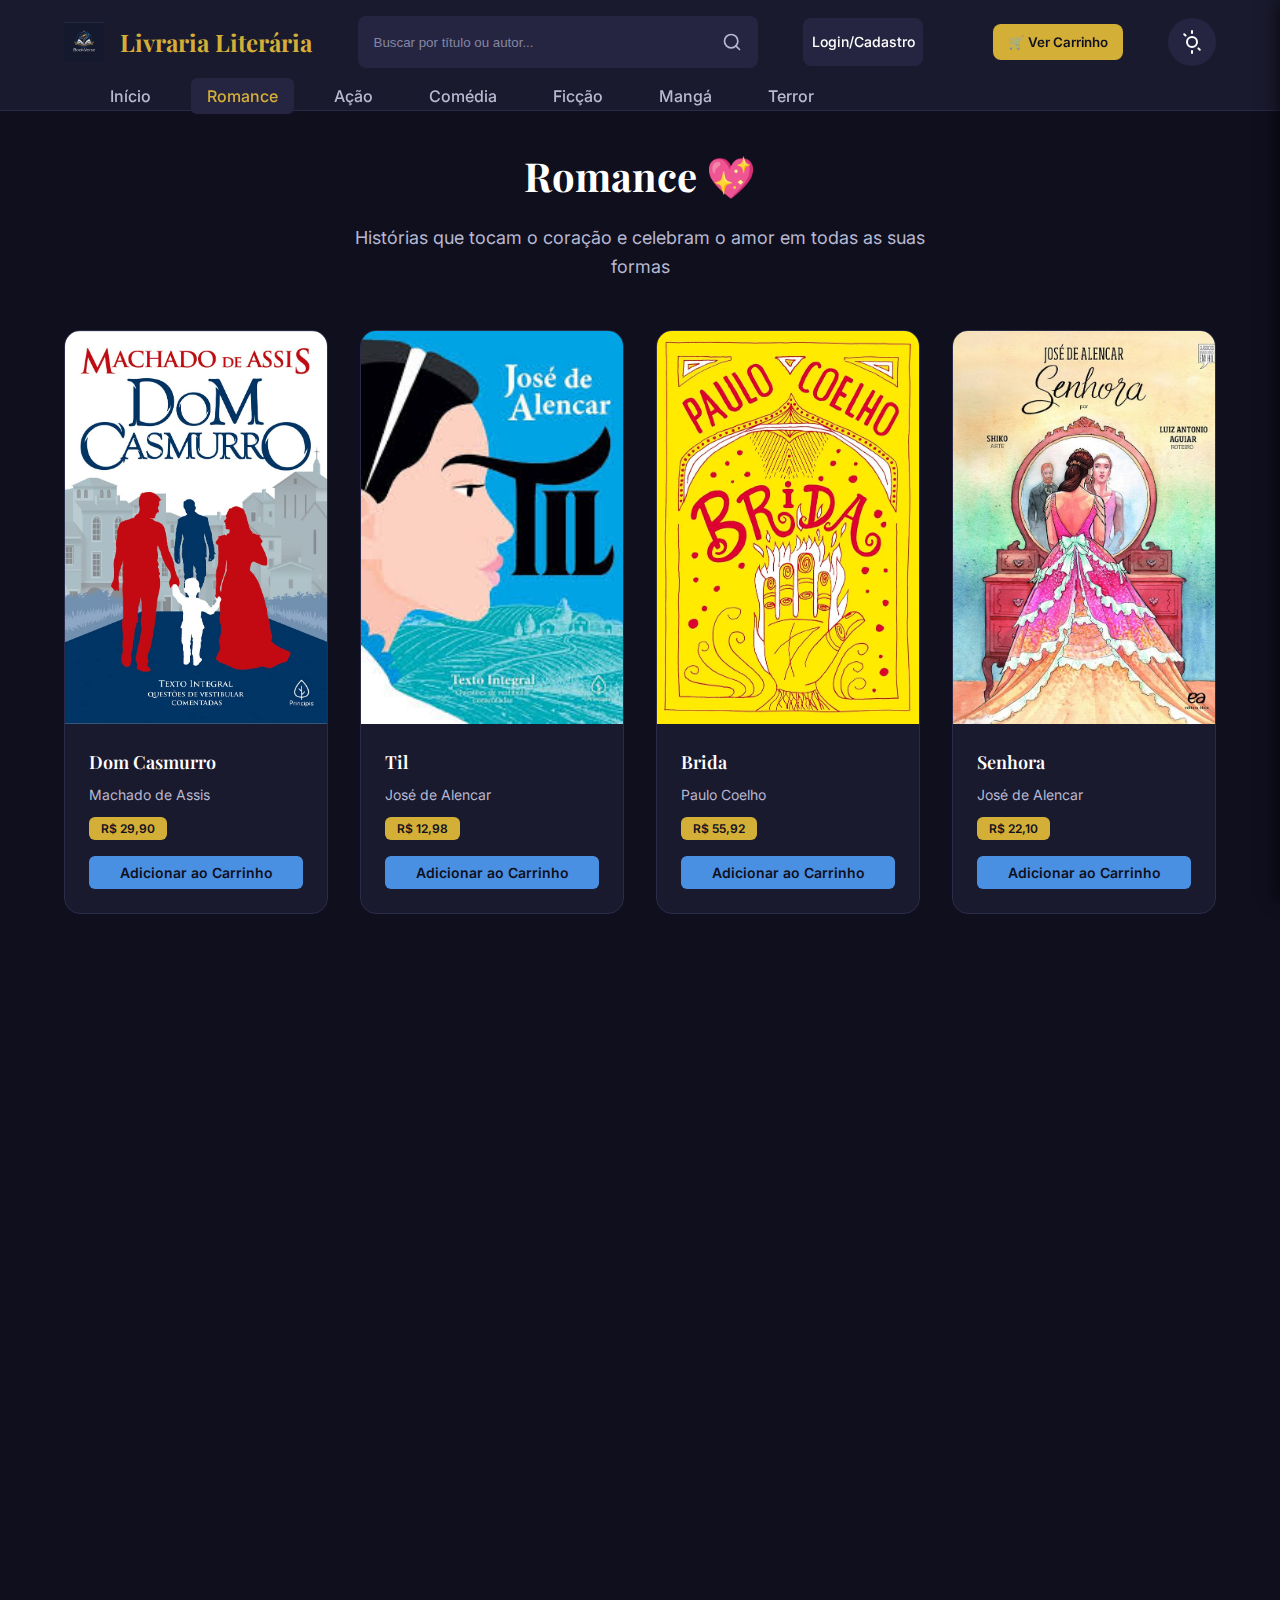
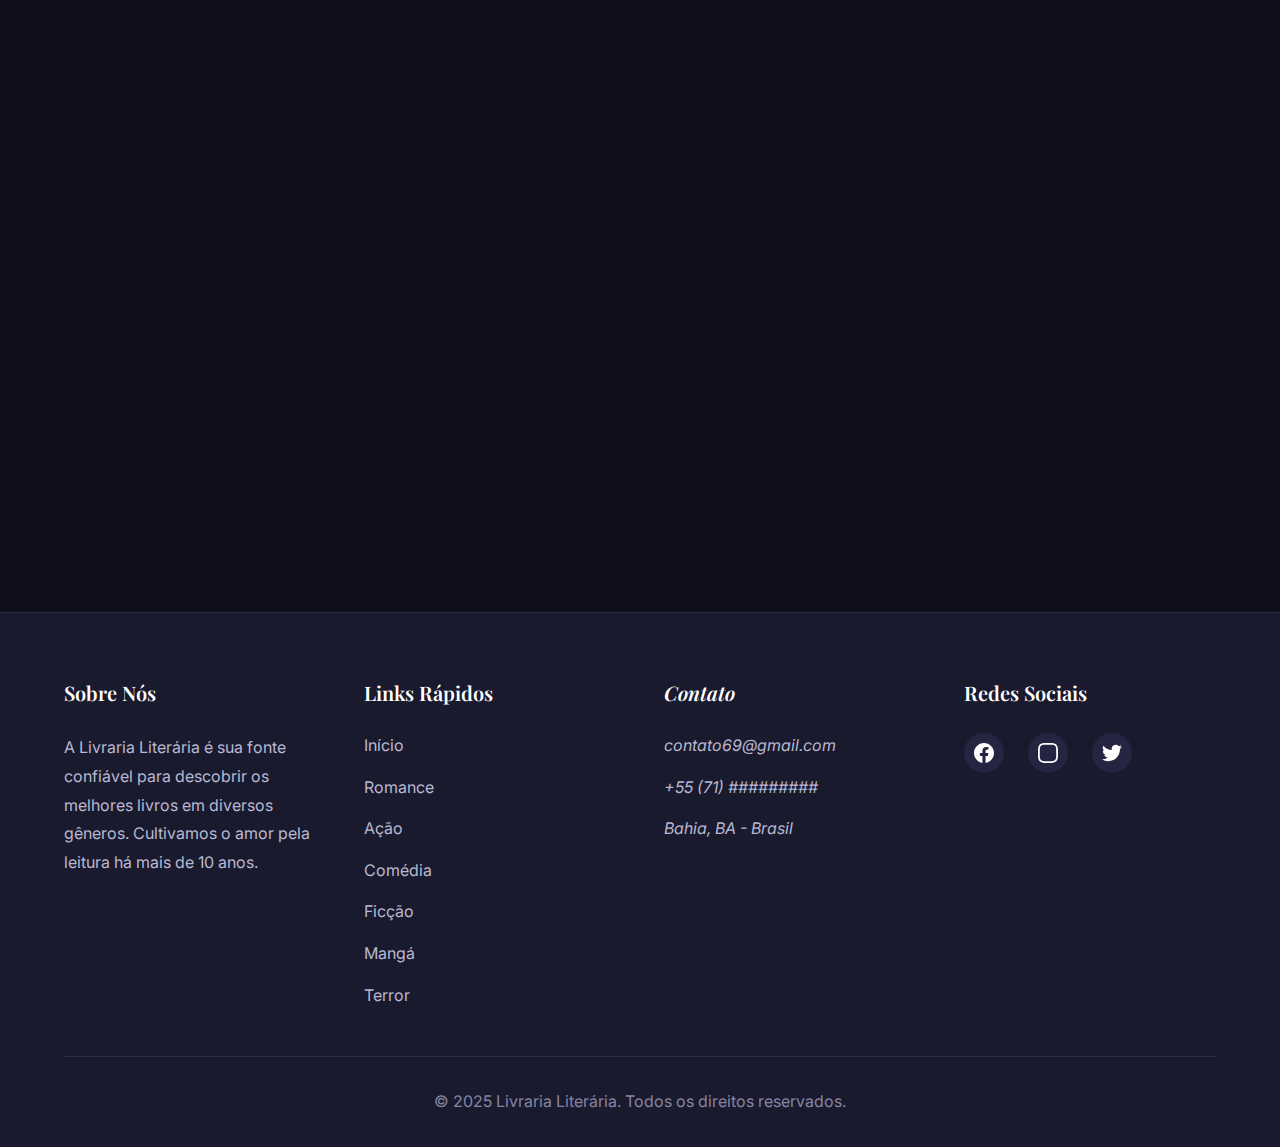
<file: romance.html>
<!DOCTYPE html>
<html lang="pt-BR">
<head>
    <meta charset="UTF-8">
    <meta name="viewport" content="width=device-width, initial-scale=1.0">
    <meta name="description" content="Descubra os melhores livros de Romance na Livraria Literária">
    <title>Romance - Livraria Literária</title>
    <link rel="icon" type="image/png" href="images/favicon.png">
    <link rel="preconnect" href="https://fonts.googleapis.com">
    <link rel="preconnect" href="https://fonts.gstatic.com" crossorigin>
    <link href="https://fonts.googleapis.com/css2?family=Inter:wght@400;500;600;700&family=Playfair+Display:wght@600;700&display=swap" rel="stylesheet">
    <link rel="stylesheet" href="css/style.css">
</head>
<body class="dark-mode">
    <header class="header">
        <div class="container">
            <div class="header-content">
                <a href="index.html" class="logo" aria-label="Página Inicial da Livraria Literária">
                    <img src="images/logo.png" alt="Livraria Literária Logo">
                    <span class="logo-text">Livraria Literária</span>
                </a>

                <div class="search-bar">
                    <input type="text" class="search-input" placeholder="Buscar por título ou autor...">
                    <button class="search-btn" aria-label="Buscar">
                        <svg xmlns="http://www.w3.org/2000/svg" width="20" height="20" viewBox="0 0 24 24" fill="none"
                            stroke="currentColor" stroke-width="2" stroke-linecap="round" stroke-linejoin="round">
                            <circle cx="11" cy="11" r="8"></circle>
                            <path d="m21 21-4.35-4.35"></path>
                        </svg>
                    </button>
                </div>
                
                <a href="login.html" class="btn-cadastro">
                    Login/Cadastro
                </a>

                <button class="btn-carrinho" id="abrirCarrinho">🛒 Ver Carrinho</button>

                <button class="theme-toggle" id="themeToggle" aria-label="Alternar tema">
                    <svg class="sun-icon" xmlns="http://www.w3.org/2000/svg" width="24" height="24"
                        viewBox="0 0 24 24" fill="none" stroke="currentColor" stroke-width="2"
                        stroke-linecap="round" stroke-linejoin="round">
                        <circle cx="12" cy="12" r="5"></circle>
                        <line x1="12" y1="1" x2="12" y2="3"></line>
                        <line x1="12" y1="21" x2="12" y2="23"></line>
                        <line x1="4.22" y1="4.22" x2="5.64" y2="5.64"></line>
                        <line x1="18.36" y1="18.36" x2="19.78" y2="19.78"></line>
                    </svg>
                    <svg class="moon-icon" xmlns="http://www.w3.org/2000/svg" width="24" height="24"
                        viewBox="0 0 24 24" fill="none" stroke="currentColor" stroke-width="2"
                        stroke-linecap="round" stroke-linejoin="round">
                        <path d="M21 12.79A9 9 0 1 1 11.21 3 7 7 0 0 0 21 12.79z"></path>
                    </svg>
                </button>
                
                <button class="theme-toggle mobile-menu-toggle" id="mobileMenuToggle" aria-label="Abrir Menu">
                    <span></span>
                    <span></span>
                    <span></span>
                </button>
            </div>

            <nav class="nav" aria-label="Navegação Principal por Gênero">
                <ul class="nav-list">
                    <li><a href="index.html" class="nav-link">Início</a></li>
                    <li><a href="romance.html" class="nav-link active" aria-current="page">Romance</a></li>
                    <li><a href="acao.html" class="nav-link">Ação</a></li>
                    <li><a href="comedia.html" class="nav-link">Comédia</a></li>
                    <li><a href="ficcao.html" class="nav-link">Ficção</a></li>
                    <li><a href="manga.html" class="nav-link">Mangá</a></li>
                    <li><a href="terror.html" class="nav-link">Terror</a></li>
                </ul>
            </nav>
        </div>
    </header>

    <main style="margin-top: 80px;">
        <section class="section">
            <div class="container">
                <div class="section-header">
                    <h1 class="section-title">Romance 💖</h1>
                    <p class="section-subtitle">Histórias que tocam o coração e celebram o amor em todas as suas formas</p>
                </div>
                
                <div class="books-grid">
                    <article class="book-card">
                        <div class="book-cover">
                            <img src="images/romance/romance_1.jpg" alt="Dom Casmurro">
                            <div class="book-overlay">
                                <a href="#" class="btn-overlay" aria-label="Detalhes de Dom Casmurro">Saiba mais</a>
                            </div>
                        </div>
                        <div class="book-info">
                            <h3 class="book-title">Dom Casmurro</h3>
                            <p class="book-author">Machado de Assis</p>
                            <button class="book-genre">R$ 29,90</button>
                            <button class="btn-add" onclick="adicionarItem('Dom Casmurro', 29.90)">Adicionar ao Carrinho</button>
                        </div>
                    </article>

                    <article class="book-card">
                        <div class="book-cover">
                            <img src="images/romance/romance_2.jpg" alt="Til">
                            <div class="book-overlay">
                                <a href="#" class="btn-overlay" aria-label="Detalhes de Til">Saiba mais</a>
                            </div>
                        </div>
                        <div class="book-info">
                            <h3 class="book-title">Til</h3>
                            <p class="book-author">José de Alencar</p>
                            <button class="book-genre">R$ 12,98</button>
                            <button class="btn-add" onclick="adicionarItem('Til', 12.98)">Adicionar ao Carrinho</button>
                        </div>
                    </article>

                    <article class="book-card">
                        <div class="book-cover">
                            <img src="images/romance/romance_3.jpg" alt="Brida">
                            <div class="book-overlay">
                                <a href="#" class="btn-overlay" aria-label="Detalhes de Brida">Saiba mais</a>
                            </div>
                        </div>
                        <div class="book-info">
                            <h3 class="book-title">Brida</h3>
                            <p class="book-author">Paulo Coelho</p>
                            <button class="book-genre">R$ 55,92</button>
                            <button class="btn-add" onclick="adicionarItem('Brida', 55.92)">Adicionar ao Carrinho</button>
                        </div>
                    </article>

                    <article class="book-card">
                        <div class="book-cover">
                            <img src="images/romance/romance_4.jpg" alt="Senhora">
                            <div class="book-overlay">
                                <a href="#" class="btn-overlay" aria-label="Detalhes de Senhora">Saiba mais</a>
                            </div>
                        </div>
                        <div class="book-info">
                            <h3 class="book-title">Senhora</h3>
                            <p class="book-author">José de Alencar</p>
                            <button class="book-genre">R$ 22,10</button>
                            <button class="btn-add" onclick="adicionarItem('Senhora', 22.10)">Adicionar ao Carrinho</button>
                        </div>
                    </article>

                    <article class="book-card">
                        <div class="book-cover">
                            <img src="images/romance/romance_5.jpg" alt="Sinhazinha">
                            <div class="book-overlay">
                                <a href="#" class="btn-overlay" aria-label="Detalhes de Sinhazinha">Saiba mais</a>
                            </div>
                        </div>
                        <div class="book-info">
                            <h3 class="book-title">Sinhazinha</h3>
                            <p class="book-author">Afrânio Peixoto</p>
                            <button class="book-genre">R$ 9,90</button>
                            <button class="btn-add" onclick="adicionarItem('Sinhazinha', 9.90)">Adicionar ao Carrinho</button>
                        </div>
                    </article>

                    <article class="book-card">
                        <div class="book-cover">
                            <img src="images/romance/romance_6.jpg" alt="Eva">
                            <div class="book-overlay">
                                <a href="#" class="btn-overlay" aria-label="Detalhes de Eva">Saiba mais</a>
                            </div>
                        </div>
                        <div class="book-info">
                            <h3 class="book-title">Eva</h3>
                            <p class="book-author">Nara Vidal</p>
                            <button class="book-genre">R$ 63,90</button>
                            <button class="btn-add" onclick="adicionarItem('Eva', 63.90)">Adicionar ao Carrinho</button>
                        </div>
                    </article>

                    <article class="book-card">
                        <div class="book-cover">
                            <img src="images/romance/romance_7.jpg" alt="Equador">
                            <div class="book-overlay">
                                <a href="#" class="btn-overlay" aria-label="Detalhes de Equador">Saiba mais</a>
                            </div>
                        </div>
                        <div class="book-info">
                            <h3 class="book-title">Equador</h3>
                            <p class="book-author">Miguel Sousa Tavares</p>
                            <button class="book-genre">R$ 35,83</button>
                            <button class="btn-add" onclick="adicionarItem('Equador', 35.83)">Adicionar ao Carrinho</button>
                        </div>
                    </article>

                    <article class="book-card">
                        <div class="book-cover">
                            <img src="images/romance/romance_8.jpg" alt="O Livro de Eva">
                            <div class="book-overlay">
                                <a href="#" class="btn-overlay" aria-label="Detalhes de O Livro de Eva">Saiba mais</a>
                            </div>
                        </div>
                        <div class="book-info">
                            <h3 class="book-title">O Livro de Eva</h3>
                            <p class="book-author">Constance Beresford-Howe</p>
                            <button class="book-genre">R$ 30,00</button>
                            <button class="btn-add" onclick="adicionarItem('O Livro de Eva', 30.00)">Adicionar ao Carrinho</button>
                        </div>
                    </article>

                    <article class="book-card">
                        <div class="book-cover">
                            <img src="images/romance/romance_9.jpg" alt="Flores">
                            <div class="book-overlay">
                                <a href="#" class="btn-overlay" aria-label="Detalhes de Flores">Saiba mais</a>
                            </div>
                        </div>
                        <div class="book-info">
                            <h3 class="book-title">Flores</h3>
                            <p class="book-author">Afonso Cruz</p>
                            <button class="book-genre">R$ 89,90</button>
                            <button class="btn-add" onclick="adicionarItem('Flores', 89.90)">Adicionar ao Carrinho</button>
                        </div>
                    </article>

                    <article class="book-card">
                        <div class="book-cover">
                            <img src="images/romance/romance_10.jpg" alt="Água Funda">
                            <div class="book-overlay">
                                <a href="#" class="btn-overlay" aria-label="Detalhes de Água Funda">Saiba mais</a>
                            </div>
                        </div>
                        <div class="book-info">
                            <h3 class="book-title">Água Funda</h3>
                            <p class="book-author">Ruth Guimarães</p>
                            <button class="book-genre">R$ 46,50</button>
                            <button class="btn-add" onclick="adicionarItem('Água Funda', 46.50)">Adicionar ao Carrinho</button>
                        </div>
                    </article>
                </div>
            </div>
        </section>
    </main>

    <footer class="footer">
        <div class="container">
            <div class="footer-content">
                <div>
                    <h3 class="footer-title">Sobre Nós</h3>
                    <p class="footer-text">A Livraria Literária é sua fonte confiável para descobrir os melhores livros
                        em diversos gêneros. Cultivamos o amor pela leitura há mais de 10 anos.</p>
                </div>

                <nav aria-label="Links de Gêneros e Páginas">
                    <h3 class="footer-title">Links Rápidos</h3>
                    <ul class="footer-list">
                        <li><a href="index.html">Início</a></li>
                        <li><a href="romance.html">Romance</a></li>
                        <li><a href="acao.html">Ação</a></li>
                        <li><a href="comedia.html">Comédia</a></li>
                        <li><a href="ficcao.html">Ficção</a></li>
                        <li><a href="manga.html">Mangá</a></li>
                        <li><a href="terror.html">Terror</a></li>
                    </ul>
                </nav>

                <address>
                    <h3 class="footer-title">Contato</h3>
                    <ul class="footer-list">
                        <li><a href="mailto:contato69@gmail.com">contato69@gmail.com</a></li>
                        <li><a href="tel:+5571999999999">+55 (71) #########</a></li>
                        <li>Bahia, BA - Brasil</li>
                    </ul>
                </address>

                <div>
                    <h3 class="footer-title">Redes Sociais</h3>
                    <div class="social-links">
                        <a href="#" class="social-link" aria-label="Visite nosso Facebook">
                            <svg width="20" height="20" viewBox="0 0 24 24" fill="currentColor">
                                <path
                                    d="M24 12.073c0-6.627-5.373-12-12-12s-12 5.373-12 12c0 5.99 4.388 10.954 10.125 11.854v-8.385H7.078v-3.47h3.047V9.43c0-3.007 1.792-4.669 4.533-4.669 1.312 0 2.686.235 2.686.235v2.953H15.83c-1.491 0-1.956.925-1.956 1.874v2.25h3.328l-.532 3.47h-2.796v8.385C19.612 23.027 24 18.062 24 12.073z" />
                            </svg>
                        </a>
                        <a href="#" class="social-link" aria-label="Visite nosso Instagram">
                            <svg width="20" height="20" viewBox="0 0 24 24" fill="currentColor">
                                <path
                                    d="M12 2.163c3.204 0 3.584.012 4.85.07 3.252.148 4.771 1.691 4.919 4.919.058 1.265.069 1.645.069 4.849 0 3.205-.012 3.584-.069 4.849-.149 3.225-1.664 4.771-4.919 4.919-1.266.058-1.644.07-4.85.07-3.204 0-3.584-.012-4.849-.07-3.26-.149-4.771-1.699-4.919-4.92-.058-1.265-.07-1.644-.07-4.849 0-3.204.013-3.583.07-4.849.149-3.227 1.664-4.771 4.919-4.919 1.266-.057 1.645-.069 4.849-.069zm0-2.163c-3.259 0-3.667.014-4.947.072-4.358.2-6.78 2.618-6.98 6.98-.059 1.281-.073 1.689-.073 4.948 0 3.259.014 3.668.072 4.948.2 4.358 2.618 6.78 6.98 6.98 1.281.058 1.689.072 4.948.072 3.259 0 3.668-.014 4.948-.072 4.354-.2 6.782-2.618 6.979-6.98.059-1.28.073-1.689.073-4.948 0-3.259-.014-3.667-.072-4.947-.196-4.354-2.617-6.78-6.979-6.98-1.281-.059-1.69-.073-4.949-.073z" />
                            </svg>
                        </a>
                        <a href="#" class="social-link" aria-label="Visite nosso Twitter (X)">
                            <svg width="20" height="20" viewBox="0 0 24 24" fill="currentColor">
                                <path
                                    d="M23.953 4.57a10 10 0 01-2.825.775 4.958 4.958 0 002.163-2.723c-.951.555-2.005.959-3.127 1.184a4.92 4.92 0 00-8.384 4.482C7.69 8.095 4.067 6.13 1.64 3.162a4.822 4.822 0 00-.666 2.475c0 1.71.87 3.213 2.188 4.096a4.904 4.904 0 01-2.228-.616v.06a4.923 4.923 0 003.946 4.827 4.996 4.996 0 01-2.212.085 4.936 4.936 0 004.604 3.417 9.867 9.867 0 01-6.102 2.105c-.39 0-.779-.023-1.17-.067a13.995 13.995 0 007.557 2.209c9.053 0 13.998-7.496 13.998-13.985 0-.21 0-.42-.015-.63A9.935 9.935 0 0024 4.59z" />
                            </svg>
                        </a>
                    </div>
                </div>
            </div>

            <div class="footer-bottom">
                <p>&copy; 2025 Livraria Literária. Todos os direitos reservados.</p>
            </div>
        </div>
    </footer>

    <div class="carrinho" id="carrinho">
        <h2>🛍️ Seu Carrinho</h2>
        <div id="itensCarrinho"></div>
        <p id="total">Total: R$ 0,00</p>
        <button class="btn-carrinho" id="fecharCarrinho">Fechar</button>
    </div>

    <script src="js/script.js"></script>
</body>

</html>
</file>
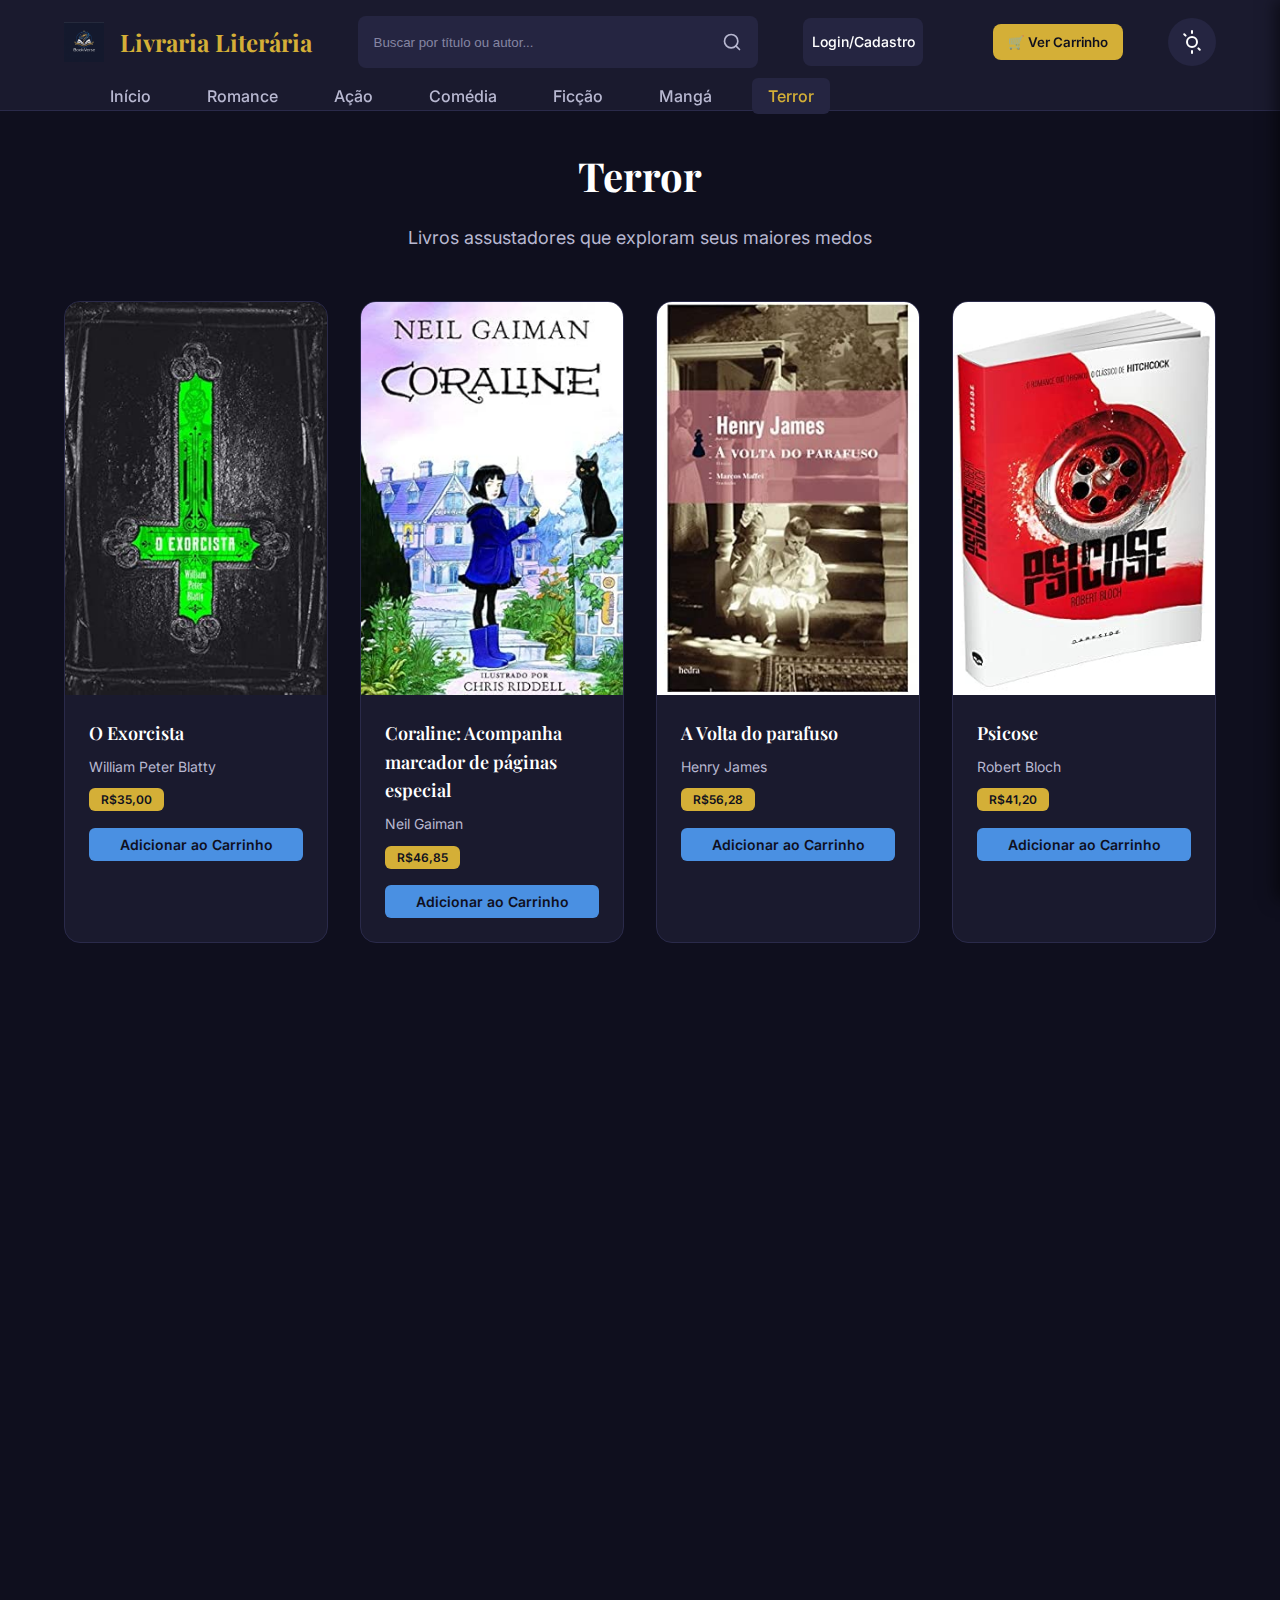
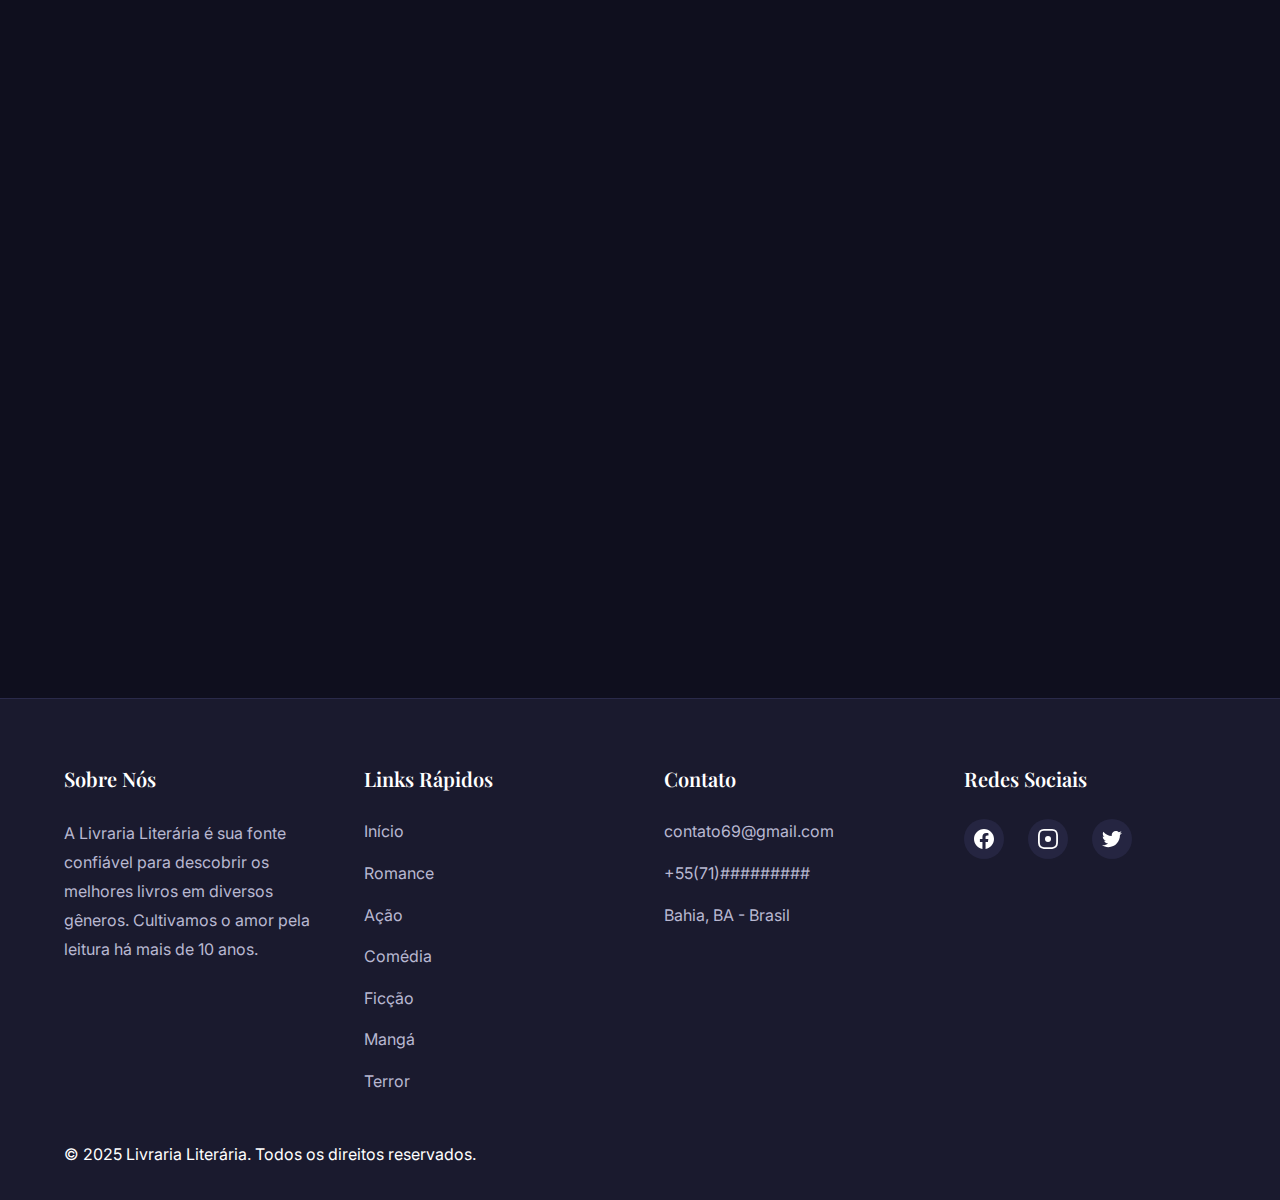
<file: terror.html>
<!DOCTYPE html>
<html lang="pt-BR">
<head>
    <meta charset="UTF-8">
    <meta name="viewport" content="width=device-width, initial-scale=1.0">
    <meta name="description" content="Descubra os melhores livros de Terror na Livraria Literária">
    <title>Terror - Livraria Literária</title>
    <link rel="icon" type="image/png" href="images/favicon.png">
    <link rel="preconnect" href="https://fonts.googleapis.com">
    <link rel="preconnect" href="https://fonts.gstatic.com" crossorigin>
    <link href="https://fonts.googleapis.com/css2?family=Inter:wght@400;500;600;700&family=Playfair+Display:wght@600;700&display=swap" rel="stylesheet">
    <link rel="stylesheet" href="css/style.css">
</head>
<body class="dark-mode">
    <!-- Cabeçalho -->
   <header class="header">
    <div class="container">
        <!-- Linha superior: logo, busca e tema -->
        <div class="header-content">
            <div class="logo">
                <img src="images/logo.png" alt="Livraria Literária Logo">
                <span class="logo-text">Livraria Literária</span>
            </div>
            <div class="search-bar">
                <input type="text" class="search-input" placeholder="Buscar por título ou autor...">
                <button class="search-btn" aria-label="Buscar">
                    <svg xmlns="http://www.w3.org/2000/svg" width="20" height="20" viewBox="0 0 24 24" fill="none"
                        stroke="currentColor" stroke-width="2" stroke-linecap="round" stroke-linejoin="round">
                        <circle cx="11" cy="11" r="8"></circle>
                        <path d="m21 21-4.35-4.35"></path>
                    </svg>
                </button>
            </div>
            <a href="login.html" class="btn-cadastro">Login/Cadastro</a>
            <button class="btn-carrinho" id="abrirCarrinho">🛒 Ver Carrinho</button>
            <button class="theme-toggle" id="themeToggle" aria-label="Alternar tema">
                <svg class="sun-icon" xmlns="http://www.w3.org/2000/svg" width="24" height="24"
                    viewBox="0 0 24 24" fill="none" stroke="currentColor" stroke-width="2"
                    stroke-linecap="round" stroke-linejoin="round">
                    <circle cx="12" cy="12" r="5"></circle>
                    <line x1="12" y1="1" x2="12" y2="3"></line>
                    <line x1="12" y1="21" x2="12" y2="23"></line>
                    <line x1="4.22" y1="4.22" x2="5.64" y2="5.64"></line>
                    <line x1="18.36" y1="18.36" x2="19.78" y2="19.78"></line>
                </svg>
                <svg class="moon-icon" xmlns="http://www.w3.org/2000/svg" width="24" height="24"
                    viewBox="0 0 24 24" fill="none" stroke="currentColor" stroke-width="2"
                    stroke-linecap="round" stroke-linejoin="round">
                    <path d="M21 12.79A9 9 0 1 1 11.21 3 7 7 0 0 0 21 12.79z"></path>
                </svg>
            </button>
        </div>

        <nav class="nav">
            <ul class="nav-list">
                <li><a href="index.html" class="nav-link">Início</a></li>
                <li><a href="romance.html" class="nav-link">Romance</a></li>
                <li><a href="acao.html" class="nav-link">Ação</a></li>
                <li><a href="comedia.html" class="nav-link">Comédia</a></li>
                <li><a href="ficcao.html" class="nav-link">Ficção</a></li>
                <li><a href="manga.html" class="nav-link">Mangá</a></li>
                <li><a href="terror.html" class="nav-link active">Terror</a></li>
            </ul>
        </nav>
    </div>
</header>

<main style="margin-top: 80px;">
    <section class="section">
        <div class="container">
            <div class="section-header">
                <h1 class="section-title">Terror</h1>
                <p class="section-subtitle">Livros assustadores que exploram seus maiores medos</p>
            </div>
            
            <div class="books-grid">
                <!-- Livro 1 -->
                <article class="book-card">
                    <div class="book-cover">
                        <img src="images/terror/terror_1.jpg" alt="O Exorcista">
                        <div class="book-overlay">
                            <button class="btn-overlay">Saiba mais</button>
                        </div>
                    </div>
                    <div class="book-info">
                        <h3 class="book-title">O Exorcista</h3>
                        <p class="book-author">William Peter Blatty</p>
                        <button class="book-genre">R$35,00</button>
                        <button class="btn-add" onclick="adicionarItem('O Exorcista', 35.00)">Adicionar ao Carrinho</button>
                    </div>
                </article>

                <!-- Livro 2 -->
                <article class="book-card">
                    <div class="book-cover">
                        <img src="images/terror/terror_2.jpg" alt="Coraline: Acompanha marcador de páginas especial">
                        <div class="book-overlay">
                            <button class="btn-overlay">Saiba mais</button>
                        </div>
                    </div>
                    <div class="book-info">
                        <h3 class="book-title">Coraline: Acompanha marcador de páginas especial</h3>
                        <p class="book-author">Neil Gaiman</p>
                        <button class="book-genre">R$46,85</button>
                        <button class="btn-add" onclick="adicionarItem('Coraline: Acompanha marcador de páginas especial', 46.85)">Adicionar ao Carrinho</button>
                    </div>
                </article>

                <!-- Livro 3 -->
                <article class="book-card">
                    <div class="book-cover">
                        <img src="images/terror/terror_3.jpg" alt="A Volta do parafuso">
                        <div class="book-overlay">
                            <button class="btn-overlay">Saiba mais</button>
                        </div>
                    </div>
                    <div class="book-info">
                        <h3 class="book-title">A Volta do parafuso</h3>
                        <p class="book-author">Henry James</p>
                        <button class="book-genre">R$56,28</button>
                        <button class="btn-add" onclick="adicionarItem('A Volta do parafuso', 56.28)">Adicionar ao Carrinho</button>
                    </div>
                </article>

                <!-- Livro 4 -->
                <article class="book-card">
                    <div class="book-cover">
                        <img src="images/terror/terror_4.jpg" alt="Psicose">
                        <div class="book-overlay">
                            <button class="btn-overlay">Saiba mais</button>
                        </div>
                    </div>
                    <div class="book-info">
                        <h3 class="book-title">Psicose</h3>
                        <p class="book-author">Robert Bloch</p>
                        <button class="book-genre">R$41,20</button>
                        <button class="btn-add" onclick="adicionarItem('Psicose', 41.20)">Adicionar ao Carrinho</button>
                    </div>
                </article>

                <!-- Livro 5 -->
                <article class="book-card">
                    <div class="book-cover">
                        <img src="images/terror/terror_5.jpg" alt="A assombração da Casa da Colina">
                        <div class="book-overlay">
                            <button class="btn-overlay">Saiba mais</button>
                        </div>
                    </div>
                    <div class="book-info">
                        <h3 class="book-title">A assombração da Casa da Colina</h3>
                        <p class="book-author">Shirley Jackson</p>
                        <button class="book-genre">R$95,00</button>
                        <button class="btn-add" onclick="adicionarItem('A assombração da Casa da Colina', 95.00)">Adicionar ao Carrinho</button>
                    </div>
                </article>

                <!-- Livro 6 -->
                <article class="book-card">
                    <div class="book-cover">
                        <img src="images/terror/terror_6.jpg" alt="Frankenstein">
                        <div class="book-overlay">
                            <button class="btn-overlay">Saiba mais</button>
                        </div>
                    </div>
                    <div class="book-info">
                        <h3 class="book-title">Frankenstein</h3>
                        <p class="book-author">Mary Shelley</p>
                        <button class="book-genre">R$11,96</button>
                        <button class="btn-add" onclick="adicionarItem('Frankenstein', 11.96)">Adicionar ao Carrinho</button>
                    </div>
                </article>

                <!-- Livro 7 -->
                <article class="book-card">
                    <div class="book-cover">
                        <img src="images/terror/terror_7.jpg" alt="O chamado de Cthulhu e outros contos">
                        <div class="book-overlay">
                            <button class="btn-overlay">Saiba mais</button>
                        </div>
                    </div>
                    <div class="book-info">
                        <h3 class="book-title">O chamado de Cthulhu e outros contos</h3>
                        <p class="book-author">H. P. Lovecraft</p>
                        <button class="book-genre">R$19,82</button>
                        <button class="btn-add" onclick="adicionarItem('O chamado de Cthulhu e outros contos', 19.82)">Adicionar ao Carrinho</button>
                    </div>
                </article>

                <!-- Livro 8 -->
                <article class="book-card">
                    <div class="book-cover">
                        <img src="images/terror/terror_8.jpg" alt="Misery: Louca obsessão">
                        <div class="book-overlay">
                            <button class="btn-overlay">Saiba mais</button>
                        </div>
                    </div>
                    <div class="book-info">
                        <h3 class="book-title">Misery: Louca obsessão</h3>
                        <p class="book-author">Stephen King</p>
                        <button class="book-genre">R$62,66</button>
                        <button class="btn-add" onclick="adicionarItem('Misery: Louca obsessão', 62.66)">Adicionar ao Carrinho</button>
                    </div>
                </article>

                <!-- Livro 9 -->
                <article class="book-card">
                    <div class="book-cover">
                        <img src="images/terror/terror_9.jpg" alt="Escuridão Total Sem Estrelas">
                        <div class="book-overlay">
                            <button class="btn-overlay">Saiba mais</button>
                        </div>
                    </div>
                    <div class="book-info">
                        <h3 class="book-title">Escuridão Total Sem Estrelas</h3>
                        <p class="book-author">Stephen King</p>
                        <button class="book-genre">R$73,91</button>
                        <button class="btn-add" onclick="adicionarItem('Escuridão Total Sem Estrelas', 73.91)">Adicionar ao Carrinho</button>
                    </div>
                </article>

                <!-- Livro 10 -->
                <article class="book-card">
                    <div class="book-cover">
                        <img src="images/terror/terror_10.jpg" alt="Não pisque">
                        <div class="book-overlay">
                            <button class="btn-overlay">Saiba mais</button>
                        </div>
                    </div>
                    <div class="book-info">
                        <h3 class="book-title">Não pisque</h3>
                        <p class="book-author">Stephen King</p>
                        <button class="book-genre">R$74,10</button>
                        <button class="btn-add" onclick="adicionarItem('Não pisque', 74.10)">Adicionar ao Carrinho</button>
                    </div>
                </article>
            </div>
        </div>
    </section>
</main>

<!-- Rodapé -->
<footer class="footer">
    <div class="container">
        <div class="footer-content">
            <div>
                <h3 class="footer-title">Sobre Nós</h3>
                <p class="footer-text">A Livraria Literária é sua fonte confiável para descobrir os melhores livros em diversos gêneros. Cultivamos o amor pela leitura há mais de 10 anos.</p>
            </div>
            <div>
                <h3 class="footer-title">Links Rápidos</h3>
                <ul class="footer-list">
                    <li><a href="index.html">Início</a></li>
                    <li><a href="romance.html">Romance</a></li>
                    <li><a href="acao.html">Ação</a></li>
                    <li><a href="comedia.html">Comédia</a></li>
                    <li><a href="ficcao.html">Ficção</a></li>
                    <li><a href="manga.html">Mangá</a></li>
                    <li><a href="terror.html">Terror</a></li>
                </ul>
            </div>
            <div>
                <h3 class="footer-title">Contato</h3>
                <ul class="footer-list">
                    <li><a href="contato@gmail.com">contato69@gmail.com</a></li>
                    <li><a href="tel:+5571999999999">+55(71)######### </a></li>
                    <li>Bahia, BA - Brasil</li>
                </ul>
            </div>
            <div>
                <h3 class="footer-title">Redes Sociais</h3>
                <div class="social-links">
                    <a href="#" class="social-link" aria-label="Facebook">
                        <svg width="20" height="20" viewBox="0 0 24 24" fill="currentColor">
                            <path d="M24 12.073c0-6.627-5.373-12-12-12s-12 5.373-12 12c0 5.99 4.388 10.954 10.125 11.854v-8.385H7.078v-3.47h3.047V9.43c0-3.007 1.792-4.669 4.533-4.669 1.312 0 2.686.235 2.686.235v2.953H15.83c-1.491 0-1.956.925-1.956 1.874v2.25h3.328l-.532 3.47h-2.796v8.385C19.612 23.027 24 18.062 24 12.073z"/>
                        </svg>
                    </a>
                    <a href="#" class="social-link" aria-label="Instagram">
                        <svg width="20" height="20" viewBox="0 0 24 24" fill="currentColor">
                            <path d="M12 2.163c3.204 0 3.584.012 4.85.07 3.252.148 4.771 1.691 4.919 4.919.058 1.265.069 1.645.069 4.849 0 3.205-.012 3.584-.069 4.849-.149 3.225-1.664 4.771-4.919 4.919-1.266.058-1.644.07-4.85.07-3.204 0-3.584-.012-4.849-.07-3.26-.149-4.771-1.699-4.919-4.92-.058-1.265-.07-1.644-.07-4.849 0-3.204.013-3.583.07-4.849.149-3.227 1.664-4.771 4.919-4.919 1.266-.057 1.645-.069 4.849-.069zm0-2.163c-3.259 0-3.667.014-4.947.072-4.358.2-6.78 2.618-6.98 6.98-.059 1.281-.073 1.689-.073 4.948 0 3.259.014 3.668.072 4.948.2 4.358 2.618 6.78 6.98 6.98 1.281.058 1.689.072 4.948.072 3.259 0 3.668-.014 4.948-.072 4.354-.2 6.782-2.618 6.979-6.98.059-1.28.073-1.689.073-4.948 0-3.259-.014-3.667-.072-4.947-.196-4.354-2.617-6.78-6.979-6.98-1.281-.059-1.69-.073-4.949-.073z"/>
                            <circle cx="12" cy="12" r="3.6"/>
                        </svg>
                    </a>
                    <a href="#" class="social-link" aria-label="Twitter">
                        <svg width="20" height="20" viewBox="0 0 24 24" fill="currentColor">
                            <path d="M23.954 4.569c-.885.392-1.83.656-2.825.775 1.014-.611 1.794-1.574 2.163-2.723-.951.555-2.005.959-3.127 1.184-.897-.959-2.178-1.555-3.594-1.555-2.719 0-4.924 2.206-4.924 4.924 0 .39.043.765.127 1.124C7.69 8.094 4.066 6.13 1.64 3.161c-.427.735-.666 1.58-.666 2.475 0 1.708.87 3.216 2.188 4.099-.807-.026-1.566-.247-2.228-.616v.062c0 2.385 1.693 4.374 3.946 4.828-.413.111-.849.171-1.296.171-.317 0-.626-.03-.927-.086.627 1.956 2.444 3.377 4.6 3.417-1.68 1.318-3.809 2.105-6.102 2.105-.396 0-.788-.023-1.174-.069 2.179 1.396 4.768 2.211 7.548 2.211 9.054 0 14-7.496 14-13.986 0-.21 0-.423-.015-.634.962-.689 1.8-1.56 2.46-2.548l-.047-.02z"/>
                        </svg>
                    </a>
                </div>
            </div>
        </div>
        <p class="footer-copy">&copy; 2025 Livraria Literária. Todos os direitos reservados.</p>
    </div>
</footer>
    <div class="carrinho" id="carrinho">
        <h2>🛍️ Seu Carrinho</h2>
        <div id="itensCarrinho"></div>
        <p id="total">Total: R$ 0,00</p>
        <button class="btn-carrinho" id="fecharCarrinho">Fechar</button>
    </div>
<script src="js/script.js"></script>
</body>
</html>
</file>
<file: css/style.css>
/* VARIÁVEIS CSS - MODO DARK (PADRÃO)*/
:root {
    /* Cores Dark Mode */
    --bg-primary: #0f0f1e;
    --bg-secondary: #1a1a2e;
    --bg-tertiary: #252541;
    --text-primary: #ffffff;
    --text-secondary: #b8b8d1;
    --text-muted: #8585a3;
    --accent-primary: #d4af37;
    --accent-secondary: #4a90e2;
    --border-color: #2a2a4a;
    --shadow: rgba(0, 0, 0, 0.5);
    --overlay: rgba(0, 0, 0, 0.7);
    
    /* Tipografia */
    --font-primary: 'Inter', sans-serif;
    --font-heading: 'Playfair Display', serif;
    
    /* Espaçamento */
    --spacing-xs: 0.5rem;
    --spacing-sm: 1rem;
    --spacing-md: 1.5rem;
    --spacing-lg: 2rem;
    --spacing-xl: 3rem;
    --spacing-2xl: 4rem;
    
    /* Bordas */
    --radius-sm: 0.375rem;
    --radius-md: 0.5rem;
    --radius-lg: 1rem;
    
    /* Transições */
    --transition-fast: 0.2s ease;
    --transition-normal: 0.3s ease;
    --transition-slow: 0.5s ease;
}

/* VARIÁVEIS CSS - MODO LIGHT */
body.light-mode {
    --bg-primary: #f8f9fa;
    --bg-secondary: #ffffff;
    --bg-tertiary: #e9ecef;
    --text-primary: #1a1a2e;
    --text-secondary: #495057;
    --text-muted: #6c757d;
    --accent-primary: #d4af37;
    --accent-secondary: #4a90e2;
    --border-color: #dee2e6;
    --shadow: rgba(0, 0, 0, 0.1);
    --overlay: rgba(0, 0, 0, 0.5);
}

/* RESET E ESTILOS BASE */
* {
    margin: 0;
    padding: 0;
    box-sizing: border-box;
}

html {
    scroll-behavior: smooth;
    font-size: 16px;
}

body {
    font-family: var(--font-primary);
    background-color: var(--bg-primary);
    color: var(--text-primary);
    line-height: 1.6;
    transition: background-color var(--transition-normal), color var(--transition-normal);
}

img {
    max-width: 100%;
    height: auto;
    display: block;
}

a {
    text-decoration: none;
    color: inherit;
    transition: color var(--transition-fast);
}

button {
    font-family: inherit;
    cursor: pointer;
    border: none;
    background: none;
    transition: all var(--transition-fast);
}

ul {
    list-style: none;
}

/* CONTAINER */
.container {
    max-width: 1200px;
    margin: 0 auto;
    padding: 0 var(--spacing-md);
}

/* CABEÇALHO */
.header {
    position: fixed;
    top: 0;
    left: 0;
    right: 0;
    background-color: var(--bg-secondary);
    border-bottom: 1px solid var(--border-color);
    z-index: 1000;
    transition: background-color var(--transition-normal);
}

.header-content {
    display: flex;
    align-items: center;
    justify-content: space-between;
    padding: var(--spacing-sm) 0;
    gap: var(--spacing-md);
}

/* Logo */
.logo {
    display: flex;
    align-items: center;
    gap: var(--spacing-sm);
}

.logo img {
    width: 40px;
    height: 40px;
    object-fit: contain;
}

.logo-text {
    font-family: var(--font-heading);
    font-size: 1.5rem;
    font-weight: 700;
    color: var(--accent-primary);
}

/* Navegação */
.nav-list {
    display: flex;
    gap: var(--spacing-md);
    margin-left: 30px;
}

.nav-link {
    font-weight: 500;
    color: var(--text-secondary);
    padding: var(--spacing-xs) var(--spacing-sm);
    border-radius: var(--radius-sm);
    transition: all var(--transition-fast);
}

.nav-link:hover,
.nav-link.active {
    color: var(--accent-primary);
    background-color: var(--bg-tertiary);
}

/* Barra de Pesquisa */
.search-bar {
    display: flex;
    align-items: center;
    background-color: var(--bg-tertiary);
    border-radius: var(--radius-md);
    padding: var(--spacing-xs);
    flex: 1;
    max-width: 400px;
}

.search-input {
    flex: 1;
    background: none;
    border: none;
    color: var(--text-primary);
    padding: var(--spacing-xs);
    outline: none;
}

.search-input::placeholder {
    color: var(--text-muted);
}

.search-btn {
    color: var(--text-secondary);
    padding: var(--spacing-xs);
    display: flex;
    align-items: center;
    justify-content: center;
}

.search-btn:hover {
    color: var(--accent-primary);
}

/* Alternador de Tema */
.theme-toggle {
    width: 48px;
    height: 48px;
    border-radius: 50%;
    background-color: var(--bg-tertiary);
    display: flex;
    align-items: center;
    justify-content: center;
    color: var(--text-primary);
    position: relative;
}

.theme-toggle:hover {
    background-color: var(--accent-primary);
    color: var(--bg-primary);
}

.dark-mode .sun-icon {
    display: block;
}

.dark-mode .moon-icon {
    display: none;
}

.light-mode .sun-icon {
    display: none;
}

.light-mode .moon-icon {
    display: block;
}

/* Menu Mobile */
.mobile-menu-toggle {
    display: none;
    flex-direction: column;
    gap: 4px;
    width: 30px;
    height: 30px;
}

.mobile-menu-toggle span {
    width: 100%;
    height: 3px;
    background-color: var(--text-primary);
    border-radius: 2px;
    transition: all var(--transition-fast);
}

/* BANNER PRINCIPAL (HERO) */
.hero {
    position: relative;
    min-height: 600px;
    display: flex;
    align-items: center;
    justify-content: center;
    margin-top: 80px;
    overflow: hidden;
}

.hero-background {
    position: absolute;
    top: 0;
    left: 0;
    right: 0;
    bottom: 0;
    z-index: -1;
}

.hero-background img {
    width: 100%;
    height: 100%;
    object-fit: cover;
}

.hero-background::after {
    content: '';
    position: absolute;
    top: 0;
    left: 0;
    right: 0;
    bottom: 0;
    background: var(--overlay);
}

.hero-content {
    text-align: center;
    z-index: 1;
    padding: var(--spacing-2xl) 0;
}

.hero-title {
    font-family: var(--font-heading);
    font-size: 3.5rem;
    font-weight: 700;
    margin-bottom: var(--spacing-md);
    color: #ffffff;
    text-shadow: 2px 2px 4px rgba(0, 0, 0, 0.5);
}

.hero-subtitle {
    font-size: 1.25rem;
    color: #e0e0e0;
    margin-bottom: var(--spacing-xl);
    max-width: 600px;
    margin-left: auto;
    margin-right: auto;
}

.hero-buttons {
    display: flex;
    gap: var(--spacing-md);
    justify-content: center;
    flex-wrap: wrap;
}

/* BOTÕES */
.btn {
    padding: var(--spacing-sm) var(--spacing-lg);
    border-radius: var(--radius-md);
    font-weight: 600;
    font-size: 1rem;
    display: inline-block;
    transition: all var(--transition-fast);
}

.btn-primary {
    background-color: var(--accent-primary);
    color: var(--bg-primary);
}

.btn-primary:hover {
    background-color: #c19b2a;
    transform: translateY(-2px);
    box-shadow: 0 4px 12px var(--shadow);
}

.btn-secondary {
    background-color: transparent;
    color: #ffffff;
    border: 2px solid #ffffff;
}

.btn-secondary:hover {
    background-color: #ffffff;
    color: var(--bg-primary);
}

.btn-overlay {
    background-color: var(--accent-primary);
    color: var(--bg-primary);
    padding: var(--spacing-xs) var(--spacing-md);
    border-radius: var(--radius-sm);
    font-weight: 600;
    font-size: 0.875rem;
}

.btn-overlay:hover {
    background-color: #c19b2a;
}

/* SEÇÕES */
.section {
    padding: var(--spacing-2xl) 0;
}

.section-alt {
    background-color: var(--bg-secondary);
}

.section-header {
    text-align: center;
    margin-bottom: var(--spacing-xl);
}

.section-title {
    font-family: var(--font-heading);
    font-size: 2.5rem;
    font-weight: 700;
    margin-bottom: var(--spacing-sm);
    color: var(--text-primary);
}

.section-subtitle {
    font-size: 1.125rem;
    color: var(--text-secondary);
    max-width: 600px;
    margin: 0 auto;
}

/* GRID DE LIVROS */
.books-grid {
    display: grid;
    grid-template-columns: repeat(auto-fill, minmax(250px, 1fr));
    gap: var(--spacing-lg);
}

.book-card {
    background-color: var(--bg-secondary);
    border-radius: var(--radius-lg);
    overflow: hidden;
    transition: all var(--transition-normal);
    border: 1px solid var(--border-color);
}

.book-card:hover {
    transform: translateY(-8px);
    box-shadow: 0 12px 24px var(--shadow);
}

.book-cover {
    position: relative;
    aspect-ratio: 2/3;
    overflow: hidden;
}

.book-cover img {
    width: 100%;
    height: 100%;
    object-fit: cover;
    transition: transform var(--transition-slow);
}

.book-card:hover .book-cover img {
    transform: scale(1.05);
}

.book-overlay {
    position: absolute;
    top: 0;
    left: 0;
    right: 0;
    bottom: 0;
    background: var(--overlay);
    display: flex;
    align-items: center;
    justify-content: center;
    opacity: 0;
    transition: opacity var(--transition-normal);
}

.book-card:hover .book-overlay {
    opacity: 1;
}

.book-info {
    padding: var(--spacing-md);
}

.book-title {
    font-family: var(--font-heading);
    font-size: 1.125rem;
    font-weight: 600;
    margin-bottom: var(--spacing-xs);
    color: var(--text-primary);
}

.book-author {
    font-size: 0.875rem;
    color: var(--text-secondary);
    margin-bottom: var(--spacing-xs);
}

.book-genre {
    display: inline-block;
    padding: 0.25rem 0.75rem;
    background-color: var(--accent-primary);
    color: var(--bg-primary);
    border-radius: var(--radius-sm);
    font-size: 0.75rem;
    font-weight: 600;
    text-transform: uppercase;
}

/* GRID DE GÊNEROS */
.genres-grid {
    display: grid;
    grid-template-columns: repeat(auto-fit, minmax(280px, 1fr));
    gap: var(--spacing-lg);
}

.genre-card {
    background-color: var(--bg-tertiary);
    border-radius: var(--radius-lg);
    padding: var(--spacing-xl);
    text-align: center;
    transition: all var(--transition-normal);
    border: 2px solid var(--border-color);
}

.genre-card:hover {
    transform: translateY(-8px);
    border-color: var(--accent-primary);
    box-shadow: 0 12px 24px var(--shadow);
}

.genre-icon {
    width: 80px;
    height: 80px;
    margin: 0 auto var(--spacing-md);
    display: flex;
    align-items: center;
    justify-content: center;
    background-color: var(--bg-secondary);
    border-radius: 50%;
    color: var(--accent-primary);
    transition: all var(--transition-normal);
}

.genre-card:hover .genre-icon {
    background-color: var(--accent-primary);
    color: var(--bg-primary);
    transform: rotate(360deg);
}

.genre-title {
    font-family: var(--font-heading);
    font-size: 1.5rem;
    font-weight: 700;
    margin-bottom: var(--spacing-sm);
    color: var(--text-primary);
}

.genre-description {
    font-size: 1rem;
    color: var(--text-secondary);
    margin-bottom: var(--spacing-md);
}

.genre-count {
    display: inline-block;
    padding: 0.5rem 1rem;
    background-color: var(--bg-secondary);
    color: var(--accent-primary);
    border-radius: var(--radius-md);
    font-size: 0.875rem;
    font-weight: 600;
}

/* RODAPÉ */
.footer {
    background-color: var(--bg-secondary);
    border-top: 1px solid var(--border-color);
    padding: var(--spacing-2xl) 0 var(--spacing-lg);
}

.footer-content {
    display: grid;
    grid-template-columns: repeat(auto-fit, minmax(250px, 1fr));
    gap: var(--spacing-xl);
    margin-bottom: var(--spacing-xl);
}

.footer-title {
    font-family: var(--font-heading);
    font-size: 1.25rem;
    font-weight: 600;
    margin-bottom: var(--spacing-md);
    color: var(--text-primary);
}

.footer-text {
    color: var(--text-secondary);
    line-height: 1.8;
}

.footer-list {
    display: flex;
    flex-direction: column;
    gap: var(--spacing-sm);
}

.footer-list li {
    color: var(--text-secondary);
}

.footer-list a:hover {
    color: var(--accent-primary);
}

.social-links {
    display: flex;
    gap: var(--spacing-md);
}

.social-link {
    width: 40px;
    height: 40px;
    border-radius: 50%;
    background-color: var(--bg-tertiary);
    display: flex;
    align-items: center;
    justify-content: center;
    color: var(--text-primary);
    transition: all var(--transition-fast);
}

.social-link:hover {
    background-color: var(--accent-primary);
    color: var(--bg-primary);
    transform: translateY(-4px);
}

.footer-bottom {
    text-align: center;
    padding-top: var(--spacing-lg);
    border-top: 1px solid var(--border-color);
    color: var(--text-muted);
}

/* RESPONSIVIDADE */

/* Tablets */
@media (max-width: 1024px) {
    .hero-title {
        font-size: 2.5rem;
    }
    
    .section-title {
        font-size: 2rem;
    }
    
    .books-grid {
        grid-template-columns: repeat(auto-fill, minmax(200px, 1fr));
    }
}

/* Mobile */
@media (max-width: 768px) {
    .header-content {
        flex-wrap: wrap;
    }
    
    .nav {
        display: none;
        width: 100%;
        order: 4;
    }
    
    .nav.active {
        display: block;
    }
    
    .nav-list {
        flex-direction: column;
        gap: var(--spacing-sm);
        padding: var(--spacing-md) 0;
    }
    
    .search-bar {
        order: 3;
        max-width: 100%;
        width: 100%;
    }
    
    .mobile-menu-toggle {
        display: flex;
    }
    
    .hero {
        min-height: 400px;
    }
    
    .hero-title {
        font-size: 2rem;
    }
    
    .hero-subtitle {
        font-size: 1rem;
    }
    
    .section-title {
        font-size: 1.75rem;
    }
    
    .books-grid {
        grid-template-columns: repeat(auto-fill, minmax(150px, 1fr));
        gap: var(--spacing-md);
    }
    
    .genres-grid {
        grid-template-columns: 1fr;
    }
    
    .footer-content {
        grid-template-columns: 1fr;
    }
}

/* Mobile Pequeno */
@media (max-width: 480px) {
    .hero-title {
        font-size: 1.5rem;
    }
    
    .hero-buttons {
        flex-direction: column;
    }
    
    .btn {
        width: 100%;
        text-align: center;
    }
    
    .books-grid {
        grid-template-columns: repeat(2, 1fr);
    }
    
    .logo-text {
        font-size: 1.25rem;
    }
}
/* Botão de Cadastro no estilo do theme-toggle */
/* Botão de Cadastro - formato quadrado */
.btn-cadastro {
    width: 120px;           /* largura maior para caber o texto */
    height: 48px;           /* mesma altura do theme-toggle */
    border-radius: 8px;     /* cantos arredondados, mas quadrado */
    background-color: var(--bg-tertiary);
    display: flex;
    align-items: center;
    justify-content: center;
    color: var(--text-primary);
    cursor: pointer;
    font-size: 14px;
    font-weight: 500;
    transition: all 0.3s ease;
    border: none;
}

.btn-cadastro:hover {
    background-color: var(--accent-primary);
    color: var(--bg-primary);
    transform: translateY(-2px);
    box-shadow: 0 6px 12px var(--shadow);
}
/* CARRINHO DE COMPRAS */

.carrinho {
    position: fixed;
    top: 0;
    right: -400px;
    width: 300px;
    height: 100%;
    background-color: white;
    box-shadow: -2px 0 10px rgba(0,0,0,0.2);
    padding: 20px;
    transition: right 0.3s ease;
    overflow-y: auto;
    z-index: 1000;
}

.carrinho.aberto {
    right: 0;
}

.carrinho h2 {
    margin-top: 0;
    color: #1a1a2e;
}

.item {
    display: flex;
    justify-content: space-between;
    margin: 10px 0;
    border-bottom: 1px solid #ccc;
    padding-bottom: 8px;
}

.btn-add {
    background-color: #16213e;
    color: white;
    border: none;
    padding: 8px 12px;
    border-radius: 5px;
    cursor: pointer;
}

.btn-add:hover {
    background-color: #0f3460;
}
.carrinho {
  position: fixed;
  top: 0;
  right: -400px;
  width: 300px;
  height: 100%;
  background: var(--bg-secondary, #1a1a2e);
  color: var(--text-primary, #fff);
  box-shadow: -3px 0 10px rgba(0,0,0,0.3);
  padding: 20px;
  transition: right 0.3s ease;
  z-index: 9999;
  display: flex;
  flex-direction: column;
}

.carrinho.aberto {
  right: 0;
}

.carrinho h2 {
  margin-bottom: 10px;
}

.item {
  display: flex;
  justify-content: space-between;
  margin-bottom: 8px;
  font-size: 0.95rem;
}

#total {
  font-weight: bold;
  margin-top: 10px;
}

.btn-carrinho {
  background: #ff6f61;
  color: #fff;
  border: none;
  padding: 8px 10px;
  border-radius: 8px;
  cursor: pointer;
  transition: 0.3s;
}

.btn-carrinho:hover {
  background: #ff4b47;
}
.carrinho {
    /* Posição Fixa para que ele flutue sobre o conteúdo */
    position: fixed;
    top: 0;
    right: 0; /* Começa à direita da tela */
    width: 350px; /* Largura do carrinho */
    max-width: 90vw; /* Garante que caiba em telas menores */
    height: 100%;
    background-color: var(--bg-tertiary); /* Cor de fundo */
    box-shadow: -5px 0 15px var(--shadow); /* Sombra para destacá-lo */
    padding: var(--spacing-lg);
    z-index: 1100; /* Alto z-index para ficar acima de tudo */
    overflow-y: auto; /* Permite rolar se tiver muitos itens */

    /* Esconde o carrinho por padrão, movendo-o para fora da tela (para a direita) */
    transform: translateX(100%); 
    transition: transform var(--transition-normal) ease-in-out;
}

/* Estado ABERTO: Move o carrinho para a posição inicial (visível) */
.carrinho.aberto {
    transform: translateX(0);
}

.carrinho h2 {
    font-family: var(--font-heading);
    color: var(--accent-primary);
    margin-bottom: var(--spacing-md);
    border-bottom: 1px solid var(--border-color);
    padding-bottom: var(--spacing-sm);
}

#itensCarrinho {
    margin-bottom: var(--spacing-md);
    min-height: 50px; /* Para visualizar mesmo sem itens */
}

#itensCarrinho .item {
    display: flex;
    justify-content: space-between;
    align-items: center;
    padding: var(--spacing-xs) 0;
    border-bottom: 1px dashed var(--border-color);
    font-size: 0.95rem;
}

#itensCarrinho .remover {
    color: var(--text-muted);
    font-size: 1rem;
    padding: 0 5px;
}

#itensCarrinho .remover:hover {
    color: #ff4d4d;
}

#total {
    font-size: 1.25rem;
    font-weight: 600;
    margin-top: var(--spacing-md);
    padding-top: var(--spacing-sm);
    border-top: 2px solid var(--accent-primary);
}

.carrinho .btn-carrinho {
    /* Estilo para o botão Fechar dentro do carrinho */
    display: block;
    width: 100%;
    padding: var(--spacing-sm);
    margin-top: var(--spacing-lg);
    background-color: var(--accent-secondary);
    color: var(--text-primary);
    border-radius: var(--radius-md);
    font-weight: 600;
}

.carrinho .btn-carrinho:hover {
    background-color: #3a80d2;
}

/* ------------------------------------------------------------------ */
/* ---- ESTILOS ADICIONAIS NECESSÁRIOS PARA O HTML/JS ---- */
/* ------------------------------------------------------------------ */

/* Garante que o botão de adicionar ao carrinho tenha um visual */
.book-info .btn-add {
    display: block;
    width: 100%;
    margin-top: var(--spacing-sm);
    background-color: var(--accent-secondary);
    color: var(--bg-primary);
    padding: var(--spacing-xs) var(--spacing-md);
    border-radius: var(--radius-sm);
    font-weight: 600;
    font-size: 0.875rem;
    text-align: center;
}

.book-info .btn-add:hover {
    background-color: #3a80d2;
    color: #ffffff;
}

/* Estilo para o botão 'Ver Carrinho' no header */
.btn-carrinho {
    /* Use as classes de botão que você já definiu, ou defina um estilo específico */
    background-color: var(--accent-primary);
    color: var(--bg-primary);
    padding: 10px 15px;
    border-radius: var(--radius-md);
    font-weight: 600;
    margin-left: var(--spacing-md);
}

.btn-carrinho:hover {
    background-color: #c19b2a;
    transform: translateY(-2px);
    box-shadow: 0 4px 12px var(--shadow);
}
/* Responsivo */
@media (max-width: 768px) {
  .cart-container {
    width: 100%;
  }
  .products {
    grid-template-columns: repeat(auto-fill, minmax(160px, 1fr));
  }
}
</file>
<file: css/login.css>
*{
    margin: 0;
    padding: 0;
    box-sizing: border-box;
    font-family: sans-serif;
}
body{
    display: flex;
    align-items: center;
    justify-content: center;
    min-height: 100vh;
    background: #172031;
}
.login{
    background: rgba(0,0,0,.5);
    border-radius: 10px;
    width: 400px;
    padding: 40px;
}
.login h2{
    margin-bottom: 30px;
    font-size: 30px;
    color: #fff;
    text-align: center;
}
.login .box-user{
    position: relative;
}
.login .box-user input{
    width: 100%;
    padding: 10px 0;
    outline: none;
    border: 0;
    background: transparent;
    border-bottom: 1px solid #fff;
    color: #fff;
    font-size: 16px;
    margin-bottom: 30px;
}
.login .box-user label{
    position: absolute;
    top: 0;
    left: 0;
    padding: 10px 0;
    color: #fff;
    font-size: 16px;
    pointer-events: none;
    transition: .5s;
}
.login .box-user input:focus~label,
.login .box-user input:valid~label
{
    top: -20px;
    left: 0;
    color: #03e9f4;
    font-size: 12px;
}
.forget{
    font-size: 12px;
    color: #5b6b8b;
    float: right;
}
.btn{
    position: relative;
    display: inline-block;
    padding: 12px 20px;
    color: #03e9f4;
    text-decoration: none;
    font-size: 13px;
    text-transform: uppercase;
    letter-spacing: 4px;
    font-weight: 700;
    margin-top: 20px;
    transition: .5s;
    overflow: hidden;
}
.btn:hover{
    background: #03e9f4;
    border-radius: 5px;
    color: #172031;
}
.btn span{
    position: absolute;
    display: block;
}
.btn span:nth-child(1){
    top: 0;
    left: -100%;
    width: 100%;
    height: 4px;
    background: linear-gradient(90deg, transparent, #03e9f4);
    animation: btn1 1s linear infinite;
}
@keyframes btn1{
    0%{
        left: -100%;
    }
    50%,
    100%{
        left: 100%;
    }
}
.btn span:nth-child(2){
    top: -100%;
    right: 0;
    width: 4px;
    height: 100%;
    background: linear-gradient(180deg, transparent, #03e9f4);
    animation: btn2 1s linear infinite;
    animation-delay: .20s;
}
@keyframes btn2{
    0%{
        top: -100%;
    }
    50%,
    100%{
        top: 100%;
    }
}
.btn span:nth-child(3){
    bottom: 0;
    right: -100%;
    width: 100%;
    height: 4px;
    background: linear-gradient(270deg, transparent, #03e9f4);
    animation: btn3 1s linear infinite;
    animation-delay: .45s;
}
@keyframes btn3{
    0%{
        right: -100%;
    }
    50%,
    100%{
        right: 100%;
    }
}
.btn span:nth-child(4){
    bottom: -100%;
    left: 0;
    width: 4px;
    height: 100%;
    background: linear-gradient(26deg, transparent, #03e9f4);
    animation: btn4 1s linear infinite;
    animation-delay: .70s;
}
@keyframes btn4{
    0%{
        bottom: -100%;
    }
    50%,
    100%{
        bottom: 100%;
    }
}
@media (max-width: 405px){
    .login{
        width: 90%;
    }
}
</file>
<file: css/cadastro.css>
/* RESET */
*{
    margin: 0;
    padding: 0;
    box-sizing: border-box;
    font-family: sans-serif;
}

body{
    display: flex;
    align-items: center;
    justify-content: center;
    min-height: 100vh;
    background: #172031; /* Fundo escuro */
}

/* FORMULÁRIO */
.login{
    background: rgba(0,0,0,.5);
    border-radius: 10px;
    width: 400px;
    padding: 40px;
}

.login h2{
    margin-bottom: 30px;
    font-size: 30px;
    color: #fff;
    text-align: center;
}

/* INPUTS */
.login .box-user{
    position: relative;
}

.login .box-user input{
    width: 100%;
    padding: 10px 0;
    outline: none;
    border: 0;
    background: transparent;
    border-bottom: 1px solid #fff;
    color: #fff;
    font-size: 16px;
    margin-bottom: 30px;
}

.login .box-user label{
    position: absolute;
    top: 0;
    left: 0;
    padding: 10px 0;
    color: #fff;
    font-size: 16px;
    pointer-events: none;
    transition: .5s;
}

.login .box-user input:focus ~ label,
.login .box-user input:valid ~ label{
    top: -20px;
    left: 0;
    color: #03e9f4; /* Cor do foco */
    font-size: 12px;
}

/* LINKS */
.forget{
    font-size: 12px;
    color: #5b6b8b;
    float: right;
    text-decoration: none;
}

.forget:hover{
    color: #03e9f4;
}

/* BOTÃO ANIMADO */
.btn{
    position: relative;
    display: inline-block;
    padding: 12px 20px;
    color: #03e9f4;
    text-decoration: none;
    font-size: 13px;
    text-transform: uppercase;
    letter-spacing: 4px;
    font-weight: 700;
    margin-top: 20px;
    transition: .5s;
    overflow: hidden;
}

.btn:hover{
    background: #03e9f4;
    border-radius: 5px;
    color: #172031;
}

.btn span{
    position: absolute;
    display: block;
}

.btn span:nth-child(1){
    top: 0;
    left: -100%;
    width: 100%;
    height: 4px;
    background: linear-gradient(90deg, transparent, #03e9f4);
    animation: btn1 1s linear infinite;
}

@keyframes btn1{
    0%{
        left: -100%;
    }
    50%,100%{
        left: 100%;
    }
}

.btn span:nth-child(2){
    top: -100%;
    right: 0;
    width: 4px;
    height: 100%;
    background: linear-gradient(180deg, transparent, #03e9f4);
    animation: btn2 1s linear infinite;
    animation-delay: .2s;
}

@keyframes btn2{
    0%{
        top: -100%;
    }
    50%,100%{
        top: 100%;
    }
}

.btn span:nth-child(3){
    bottom: 0;
    right: -100%;
    width: 100%;
    height: 4px;
    background: linear-gradient(270deg, transparent, #03e9f4);
    animation: btn3 1s linear infinite;
    animation-delay: .45s;
}

@keyframes btn3{
    0%{
        right: -100%;
    }
    50%,100%{
        right: 100%;
    }
}

.btn span:nth-child(4){
    bottom: -100%;
    left: 0;
    width: 4px;
    height: 100%;
    background: linear-gradient(360deg, transparent, #03e9f4);
    animation: btn4 1s linear infinite;
    animation-delay: .7s;
}

@keyframes btn4{
    0%{
        bottom: -100%;
    }
    50%,100%{
        bottom: 100%;
    }
}

/* RESPONSIVIDADE */
@media (max-width: 405px){
    .login{
        width: 90%;
        padding: 30px;
    }
}
</file>
<file: css/recuperar-senha.css>
/* Reset básico */
* {
    margin: 0;
    padding: 0;
    box-sizing: border-box;
    font-family: sans-serif;
}

body {
    display: flex;
    align-items: center;
    justify-content: center;
    min-height: 100vh;
    background: #172031; /* mesma cor do login */
}

/* Container do formulário */
.reset-container {
    background: rgba(0,0,0,0.6);
    border-radius: 10px;
    width: 400px;
    padding: 40px;
    text-align: center;
}

.reset-form h2 {
    color: #fff;
    font-size: 28px;
    margin-bottom: 15px;
}

.reset-form p {
    color: #b8b8d1;
    font-size: 14px;
    margin-bottom: 30px;
}

/* Campos de input */
.input-box {
    position: relative;
    margin-bottom: 30px;
}

.input-box input {
    width: 100%;
    padding: 10px 0;
    background: transparent;
    border: none;
    border-bottom: 1px solid #fff;
    color: #fff;
    font-size: 16px;
    outline: none;
}

.input-box label {
    position: absolute;
    top: 0;
    left: 0;
    padding: 10px 0;
    color: #fff;
    font-size: 16px;
    pointer-events: none;
    transition: 0.5s;
}

.input-box input:focus ~ label,
.input-box input:valid ~ label {
    top: -20px;
    font-size: 12px;
    color: #03e9f4;
}

/* Botão enviar */
.btn-reset {
    width: 100%;
    padding: 12px 0;
    background: #03e9f4;
    border: none;
    border-radius: 5px;
    color: #172031;
    font-size: 14px;
    font-weight: 700;
    cursor: pointer;
    transition: all 0.3s ease;
}

.btn-reset:hover {
    background: #02c6d0;
}

/* Link voltar para login */
.back-login {
    margin-top: 20px;
}

.back-login a {
    color: #5b6b8b;
    font-size: 13px;
    text-decoration: none;
    transition: color 0.3s;
}

.back-login a:hover {
    color: #03e9f4;
}

/* Responsividade */
@media (max-width: 420px) {
    .reset-container {
        width: 90%;
        padding: 30px;
    }
}
</file>
